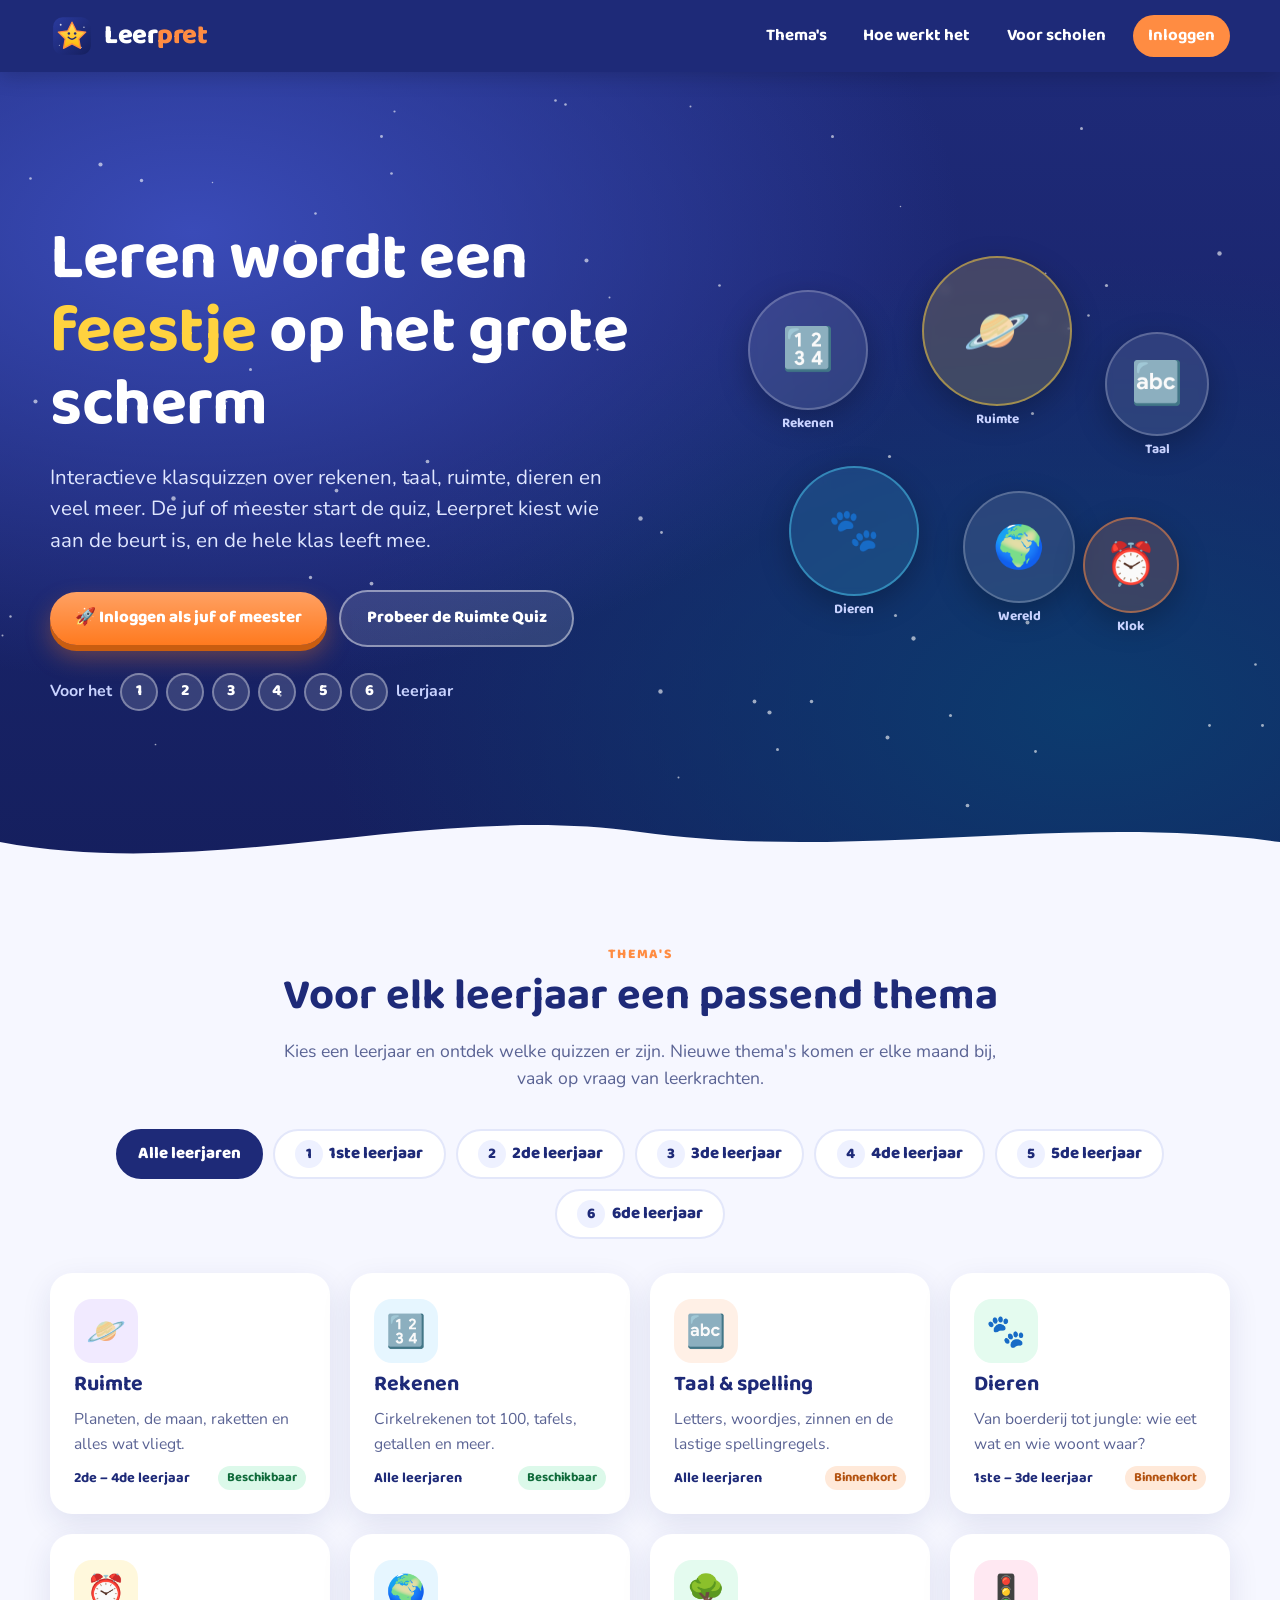
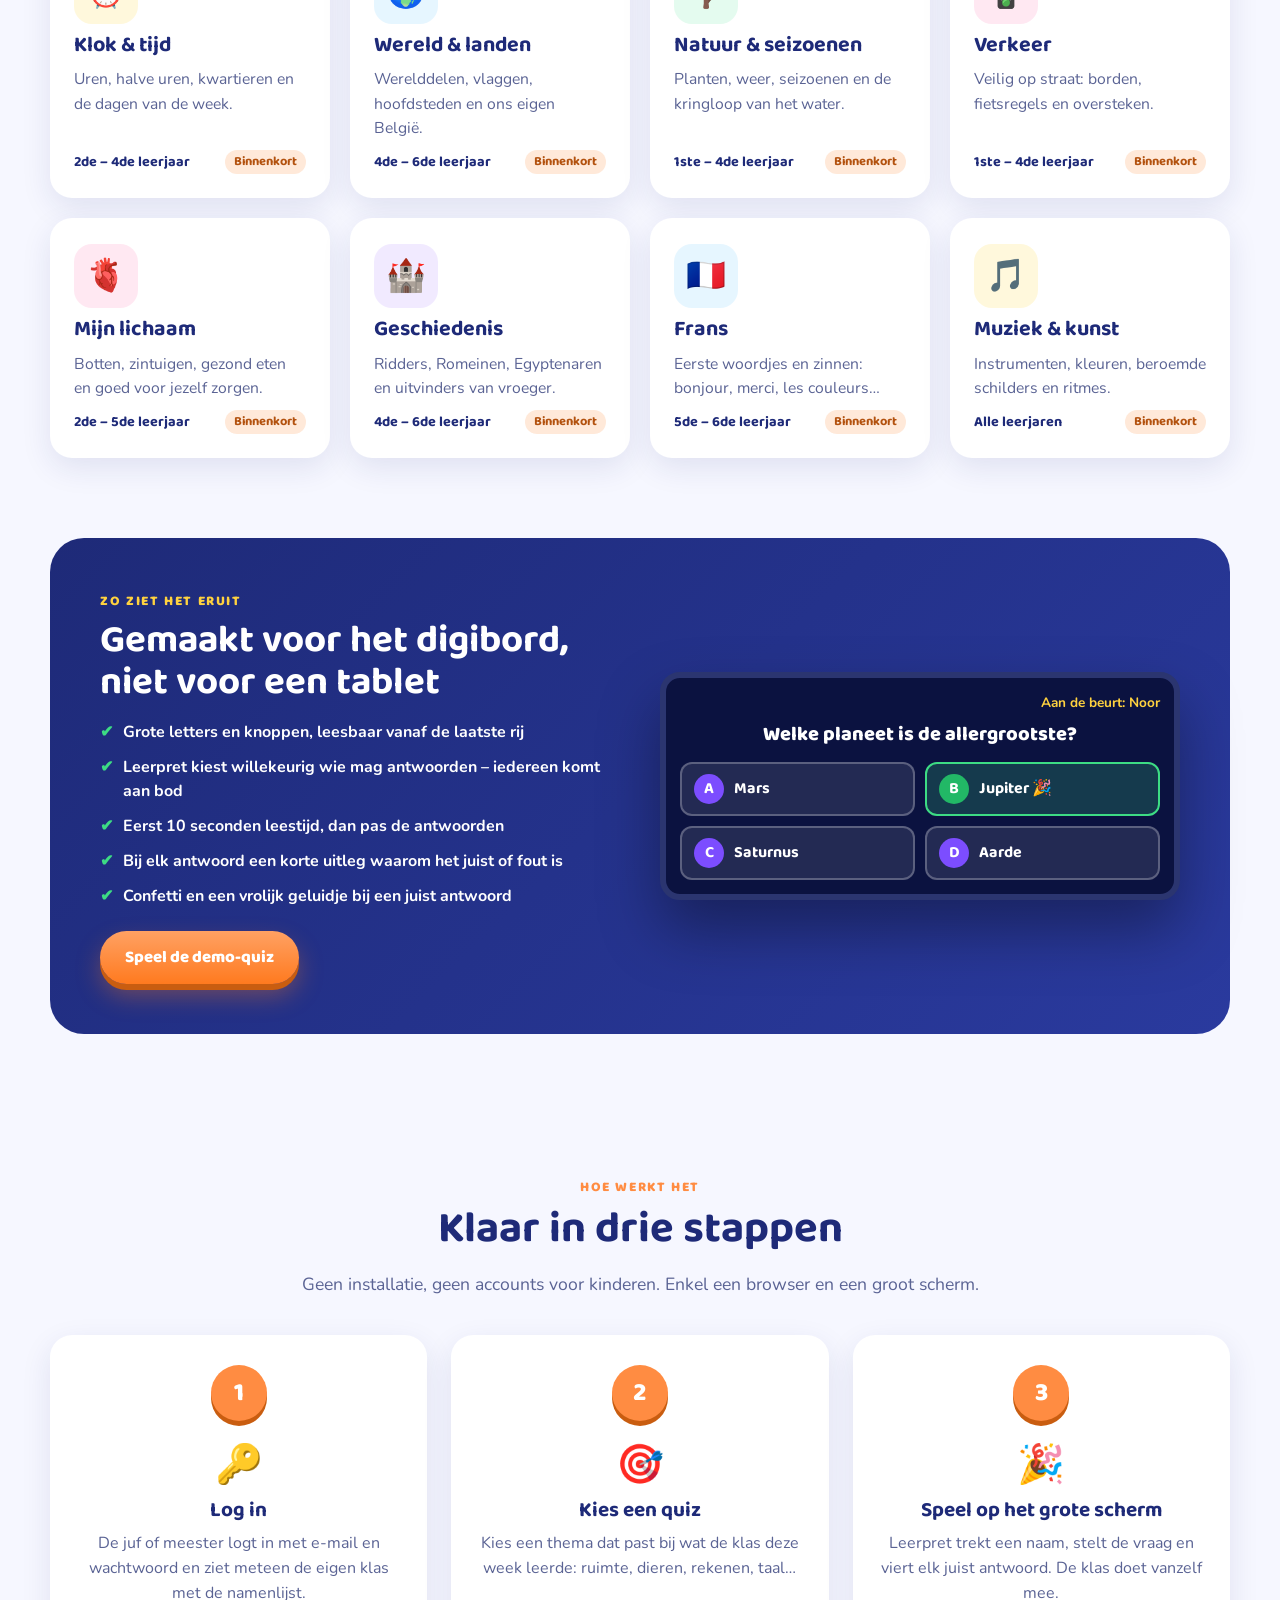
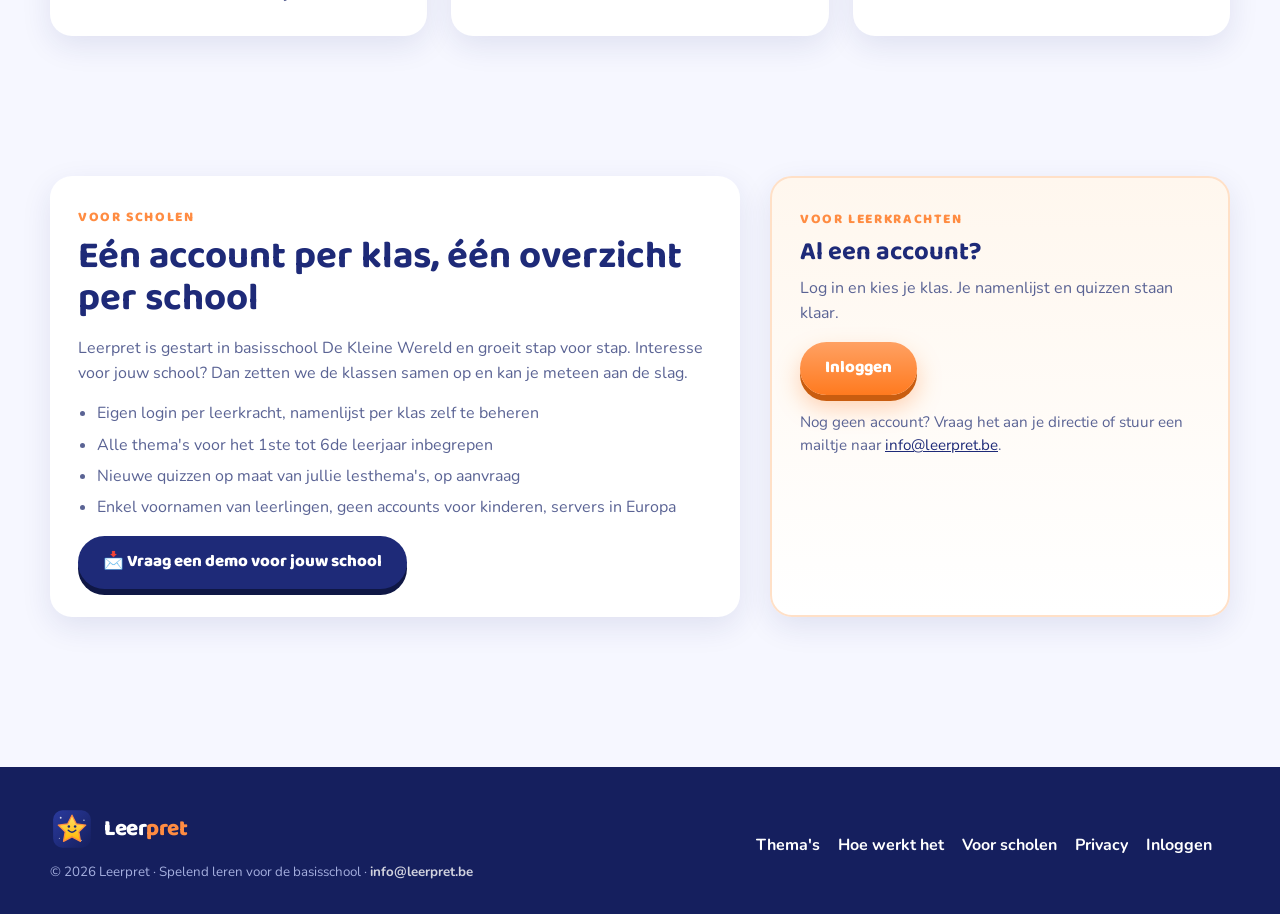
<file: index.html>
<!DOCTYPE html>
<html lang="nl">
<head>
<meta charset="UTF-8">
<meta name="viewport" content="width=device-width, initial-scale=1.0">
<title>Leerpret – Spelend leren op het grote scherm | Interactieve klasquizzen voor het 1ste tot 6de leerjaar</title>
<meta name="description" content="Leerpret maakt van elke les een feestje: interactieve klasquizzen over rekenen, taal, ruimte, dieren en meer, gemaakt voor het grote scherm in de klas. Voor het 1ste tot 6de leerjaar.">
<link rel="canonical" href="https://leerpret.be/">
<meta name="theme-color" content="#1e2a78">

<!-- Favicons -->
<link rel="icon" href="/favicon.ico" sizes="32x32">
<link rel="icon" href="/assets/icon.svg" type="image/svg+xml">
<link rel="apple-touch-icon" href="/assets/apple-touch-icon.png">
<link rel="manifest" href="/site.webmanifest">

<!-- Deelvoorvertoning (WhatsApp, Facebook, LinkedIn, Teams) -->
<meta property="og:type" content="website">
<meta property="og:site_name" content="Leerpret">
<meta property="og:locale" content="nl_BE">
<meta property="og:url" content="https://leerpret.be/">
<meta property="og:title" content="Leerpret – Spelend leren op het grote scherm">
<meta property="og:description" content="Interactieve klasquizzen over rekenen, taal, ruimte, dieren en meer. Voor het 1ste tot 6de leerjaar. Eén klik en de hele klas doet mee!">
<meta property="og:image" content="https://leerpret.be/assets/og-image.png">
<meta property="og:image:secure_url" content="https://leerpret.be/assets/og-image.png">
<meta property="og:image:type" content="image/png">
<meta property="og:image:width" content="1200">
<meta property="og:image:height" content="630">
<meta property="og:image:alt" content="Leerpret – spelend leren, interactieve klasquizzen">
<meta name="twitter:card" content="summary_large_image">
<meta name="twitter:title" content="Leerpret – Spelend leren op het grote scherm">
<meta name="twitter:description" content="Interactieve klasquizzen over rekenen, taal, ruimte, dieren en meer. Voor het 1ste tot 6de leerjaar.">
<meta name="twitter:image" content="https://leerpret.be/assets/og-image.png">

<link rel="stylesheet" href="/css/leerpret.css">
<style>
  /* ---------- Hero ---------- */
  .hero{position:relative;overflow:hidden;color:#fff;
    background:radial-gradient(ellipse at 15% 20%,#3a4bb8 0%,transparent 50%),radial-gradient(ellipse at 85% 80%,#0c3b6e 0%,transparent 50%),linear-gradient(180deg,#1e2a78,#151f5e)}
  .hero .wrap{position:relative;z-index:2;display:grid;grid-template-columns:1.1fr .9fr;gap:40px;align-items:center;padding:80px 0 90px;min-height:560px}
  .hero h1{color:#fff;font-size:clamp(2.4rem,5.2vw,4.2rem);letter-spacing:-.5px;margin-bottom:.3em}
  .hero h1 em{font-style:normal;color:var(--yellow)}
  .hero p.lead{font-size:clamp(1.1rem,1.6vw,1.35rem);color:#dfe6ff;max-width:560px;margin-bottom:1.6em}
  .hero .actions{display:flex;flex-wrap:wrap;gap:12px;align-items:center}
  .hero .grades{margin-top:26px;display:flex;flex-wrap:wrap;gap:8px;align-items:center;color:#c9d3ff;font-weight:700}
  .hero .grades span.g{display:inline-flex;width:38px;height:38px;border-radius:50%;background:rgba(255,255,255,.14);border:2px solid rgba(255,255,255,.35);align-items:center;justify-content:center;font-family:var(--head);font-weight:800;color:#fff}

  /* zwevende thema-bollen (rustig, langzaam) */
  .orbit{position:relative;height:420px}
  .bubble{position:absolute;display:flex;align-items:center;justify-content:center;border-radius:50%;
    background:rgba(255,255,255,.10);border:2px solid rgba(255,255,255,.22);backdrop-filter:blur(4px);
    font-size:2.6rem;box-shadow:0 10px 30px rgba(0,0,0,.25);animation:drift var(--t,9s) ease-in-out infinite;animation-delay:var(--d,0s)}
  .bubble span{display:block;line-height:1}
  .bubble small{position:absolute;bottom:-26px;left:50%;transform:translateX(-50%);font-family:var(--head);font-weight:700;font-size:.85rem;color:#c9d3ff;white-space:nowrap}
  @keyframes drift{0%,100%{transform:translateY(0)}50%{transform:translateY(-14px)}}
  .b1{width:120px;height:120px;left:6%;top:8%;--t:9s}
  .b2{width:150px;height:150px;left:40%;top:0;--t:11s;--d:-3s;font-size:3.4rem;background:rgba(255,210,63,.18);border-color:rgba(255,210,63,.5)}
  .b3{width:104px;height:104px;right:4%;top:18%;--t:8s;--d:-5s}
  .b4{width:130px;height:130px;left:14%;top:50%;--t:10s;--d:-2s;background:rgba(76,201,240,.16);border-color:rgba(76,201,240,.5)}
  .b5{width:112px;height:112px;left:48%;top:56%;--t:12s;--d:-6s}
  .b6{width:96px;height:96px;right:10%;top:62%;--t:9.5s;--d:-4s;background:rgba(255,140,66,.18);border-color:rgba(255,140,66,.5)}
  .stars{position:absolute;inset:0;z-index:1;pointer-events:none}
  .stars i{position:absolute;width:3px;height:3px;border-radius:50%;background:#fff;opacity:.6;animation:tw 3s ease-in-out infinite alternate}
  @keyframes tw{from{opacity:.2}to{opacity:.9}}
  .hero .wave{position:absolute;left:0;right:0;bottom:-1px;z-index:2;display:block;width:100%;height:70px}
  @media (max-width:900px){
    .hero .wrap{grid-template-columns:1fr;padding:50px 0 70px;min-height:0}
    .orbit{height:300px}
    .bubble{transform:scale(.8)}
  }
  @media (prefers-reduced-motion:reduce){.bubble,.stars i{animation:none}}

  /* ---------- Secties ---------- */
  section{padding:70px 0}
  .section-head{text-align:center;max-width:720px;margin:0 auto 36px}
  .section-head h2{font-size:clamp(1.9rem,3.4vw,2.8rem)}
  .section-head p{color:var(--muted);font-size:1.1rem}
  .kicker{display:inline-block;font-family:var(--head);font-weight:800;color:var(--orange);letter-spacing:.12em;text-transform:uppercase;font-size:.85rem;margin-bottom:.6em}

  /* leerjaarfilter */
  .filter{display:flex;flex-wrap:wrap;justify-content:center;gap:10px;margin-bottom:34px}
  .filter button{font-family:var(--head);font-weight:800;font-size:1.05rem;padding:.55em 1.2em;border-radius:999px;border:2px solid var(--line);background:#fff;color:var(--navy);cursor:pointer;transition:all .15s}
  .filter button:hover{border-color:var(--sky)}
  .filter button.active{background:var(--navy);color:#fff;border-color:var(--navy)}
  .filter button .n{display:inline-flex;width:28px;height:28px;border-radius:50%;background:#eef1ff;align-items:center;justify-content:center;margin-right:.4em;font-size:.95rem}
  .filter button.active .n{background:var(--orange);color:#fff}

  /* themakaarten */
  .themes{display:grid;grid-template-columns:repeat(auto-fill,minmax(250px,1fr));gap:20px}
  .theme{position:relative;background:#fff;border-radius:var(--radius);padding:24px 22px 22px;box-shadow:var(--shadow);border:2px solid transparent;transition:transform .18s,border-color .18s;display:flex;flex-direction:column;gap:10px;min-height:210px}
  .theme:hover{transform:translateY(-4px);border-color:var(--c,var(--sky))}
  .theme .icon{width:64px;height:64px;border-radius:18px;display:flex;align-items:center;justify-content:center;font-size:2rem;background:var(--c-bg,#eef1ff)}
  .theme h3{font-size:1.35rem;margin:0}
  .theme p{color:var(--muted);margin:0;font-size:.98rem;flex:1}
  .theme .meta{display:flex;justify-content:space-between;align-items:center;gap:8px;flex-wrap:wrap}
  .theme .meta .lj{font-family:var(--head);font-weight:700;color:var(--navy);font-size:.9rem}
  .theme.hidden{display:none}
  .theme .go{position:absolute;inset:0;border-radius:var(--radius)}

  /* hoe werkt het */
  .steps{display:grid;grid-template-columns:repeat(3,1fr);gap:24px}
  .step{background:#fff;border-radius:var(--radius);padding:30px 26px;box-shadow:var(--shadow);text-align:center}
  .step .num{width:56px;height:56px;border-radius:50%;background:var(--orange);color:#fff;font-family:var(--head);font-weight:800;font-size:1.6rem;display:flex;align-items:center;justify-content:center;margin:0 auto 14px;box-shadow:0 5px 0 #c95d10}
  .step .emoji{font-size:2.4rem;margin-bottom:6px}
  .step h3{font-size:1.3rem}
  .step p{color:var(--muted);margin:0}
  @media (max-width:800px){.steps{grid-template-columns:1fr}}

  /* voorbeeld / screenshot-band */
  .band{background:linear-gradient(135deg,#1e2a78,#2a3a9e);color:#fff;border-radius:34px;padding:50px;display:grid;grid-template-columns:1fr 1fr;gap:40px;align-items:center}
  .band h2{color:#fff;font-size:clamp(1.8rem,3vw,2.6rem)}
  .band p{color:#dfe6ff;font-size:1.08rem}
  .band ul{list-style:none;padding:0;margin:0 0 1.4em;display:grid;gap:10px}
  .band li{display:flex;gap:10px;align-items:flex-start;font-weight:700}
  .band li::before{content:"✔";color:var(--green);font-weight:900}
  .screen{background:#0b1240;border-radius:20px;padding:14px;box-shadow:0 30px 60px rgba(0,0,0,.35);border:6px solid #2b3570}
  .screen .q{font-family:var(--head);font-weight:800;font-size:1.25rem;color:#fff;margin-bottom:12px;text-align:center}
  .screen .opts{display:grid;grid-template-columns:1fr 1fr;gap:10px}
  .screen .opt{background:rgba(255,255,255,.1);border:2px solid rgba(255,255,255,.25);border-radius:12px;padding:10px 12px;font-family:var(--head);font-weight:700;color:#fff;display:flex;gap:10px;align-items:center}
  .screen .opt b{width:30px;height:30px;border-radius:50%;background:#7c4dff;display:inline-flex;align-items:center;justify-content:center;flex:none}
  .screen .opt.ok{border-color:var(--green);background:rgba(61,220,132,.2)}
  .screen .opt.ok b{background:#22b866}
  .screen .who{font-size:.85rem;color:#ffd23f;font-weight:700;text-align:right;margin-bottom:6px}
  @media (max-width:900px){.band{grid-template-columns:1fr;padding:34px 26px}}

  /* voor scholen */
  .schools{display:grid;grid-template-columns:1.2fr .8fr;gap:30px;align-items:stretch}
  .schools .card h2{font-size:clamp(1.7rem,3vw,2.4rem)}
  .schools .card ul{padding-left:1.2em;color:var(--muted)}
  .schools .card li{margin-bottom:.4em}
  .price{background:linear-gradient(180deg,#fff7ee,#fff);border:2px solid #ffe0c7}
  .price .big{font-family:var(--head);font-weight:800;font-size:2.4rem;color:var(--navy);line-height:1}
  .price .big small{font-size:1rem;color:var(--muted);font-weight:700}
  @media (max-width:900px){.schools{grid-template-columns:1fr}}
</style>
</head>
<body>

<header class="site-header">
  <div class="wrap">
    <a class="brand" href="/" aria-label="Leerpret – home">
      <img src="/assets/icon.svg" alt="" width="44" height="44">
      <span class="word">Leer<b>pret</b></span>
    </a>
    <nav class="nav" aria-label="Hoofdmenu">
      <a href="#themas">Thema's</a>
      <a href="#hoe">Hoe werkt het</a>
      <a href="#scholen">Voor scholen</a>
      <a class="cta" href="/login.html">Inloggen</a>
    </nav>
  </div>
</header>

<!-- ============ HERO ============ -->
<section class="hero" id="top">
  <div class="stars" id="stars"></div>
  <div class="wrap">
    <div>
      <h1>Leren wordt een <em>feestje</em> op het grote scherm</h1>
      <p class="lead">Interactieve klasquizzen over rekenen, taal, ruimte, dieren en veel meer. De juf of meester start de quiz, Leerpret kiest wie aan de beurt is, en de hele klas leeft mee.</p>
      <div class="actions">
        <a class="btn btn-primary" href="/login.html">🚀 Inloggen als juf of meester</a>
        <a class="btn btn-ghost" href="/quiz.html?demo=1">Probeer de Ruimte Quiz</a>
      </div>
      <div class="grades">Voor het
        <span class="g">1</span><span class="g">2</span><span class="g">3</span><span class="g">4</span><span class="g">5</span><span class="g">6</span>
        leerjaar
      </div>
    </div>
    <div class="orbit" aria-hidden="true">
      <div class="bubble b1"><span>🔢</span><small>Rekenen</small></div>
      <div class="bubble b2"><span>🪐</span><small>Ruimte</small></div>
      <div class="bubble b3"><span>🔤</span><small>Taal</small></div>
      <div class="bubble b4"><span>🐾</span><small>Dieren</small></div>
      <div class="bubble b5"><span>🌍</span><small>Wereld</small></div>
      <div class="bubble b6"><span>⏰</span><small>Klok</small></div>
    </div>
  </div>
  <svg class="wave" viewBox="0 0 1440 70" preserveAspectRatio="none" aria-hidden="true"><path d="M0 40 C 240 80 480 0 720 30 C 960 60 1200 10 1440 40 L1440 70 L0 70 Z" fill="#f6f7ff"/></svg>
</section>

<!-- ============ THEMA'S ============ -->
<section id="themas">
  <div class="wrap">
    <div class="section-head">
      <span class="kicker">Thema's</span>
      <h2>Voor elk leerjaar een passend thema</h2>
      <p>Kies een leerjaar en ontdek welke quizzen er zijn. Nieuwe thema's komen er elke maand bij, vaak op vraag van leerkrachten.</p>
    </div>
    <div class="filter" id="filter" role="tablist" aria-label="Kies een leerjaar">
      <button class="active" data-g="0">Alle leerjaren</button>
      <button data-g="1"><span class="n">1</span>1ste leerjaar</button>
      <button data-g="2"><span class="n">2</span>2de leerjaar</button>
      <button data-g="3"><span class="n">3</span>3de leerjaar</button>
      <button data-g="4"><span class="n">4</span>4de leerjaar</button>
      <button data-g="5"><span class="n">5</span>5de leerjaar</button>
      <button data-g="6"><span class="n">6</span>6de leerjaar</button>
    </div>
    <div class="themes" id="themes"></div>
  </div>
</section>

<!-- ============ VOORBEELD ============ -->
<section style="padding-top:10px">
  <div class="wrap">
    <div class="band">
      <div>
        <span class="kicker" style="color:var(--yellow)">Zo ziet het eruit</span>
        <h2>Gemaakt voor het digibord, niet voor een tablet</h2>
        <ul>
          <li>Grote letters en knoppen, leesbaar vanaf de laatste rij</li>
          <li>Leerpret kiest willekeurig wie mag antwoorden – iedereen komt aan bod</li>
          <li>Eerst 10 seconden leestijd, dan pas de antwoorden</li>
          <li>Bij elk antwoord een korte uitleg waarom het juist of fout is</li>
          <li>Confetti en een vrolijk geluidje bij een juist antwoord</li>
        </ul>
        <a class="btn btn-primary" href="/quiz.html?demo=1">Speel de demo-quiz</a>
      </div>
      <div class="screen" aria-hidden="true">
        <div class="who">Aan de beurt: Noor</div>
        <div class="q">Welke planeet is de allergrootste?</div>
        <div class="opts">
          <div class="opt"><b>A</b>Mars</div>
          <div class="opt ok"><b>B</b>Jupiter 🎉</div>
          <div class="opt"><b>C</b>Saturnus</div>
          <div class="opt"><b>D</b>Aarde</div>
        </div>
      </div>
    </div>
  </div>
</section>

<!-- ============ HOE WERKT HET ============ -->
<section id="hoe">
  <div class="wrap">
    <div class="section-head">
      <span class="kicker">Hoe werkt het</span>
      <h2>Klaar in drie stappen</h2>
      <p>Geen installatie, geen accounts voor kinderen. Enkel een browser en een groot scherm.</p>
    </div>
    <div class="steps">
      <div class="step"><div class="num">1</div><div class="emoji">🔑</div><h3>Log in</h3><p>De juf of meester logt in met e-mail en wachtwoord en ziet meteen de eigen klas met de namenlijst.</p></div>
      <div class="step"><div class="num">2</div><div class="emoji">🎯</div><h3>Kies een quiz</h3><p>Kies een thema dat past bij wat de klas deze week leerde: ruimte, dieren, rekenen, taal…</p></div>
      <div class="step"><div class="num">3</div><div class="emoji">🎉</div><h3>Speel op het grote scherm</h3><p>Leerpret trekt een naam, stelt de vraag en viert elk juist antwoord. De klas doet vanzelf mee.</p></div>
    </div>
  </div>
</section>

<!-- ============ VOOR SCHOLEN ============ -->
<section id="scholen">
  <div class="wrap">
    <div class="schools">
      <div class="card">
        <span class="kicker">Voor scholen</span>
        <h2>Eén account per klas, één overzicht per school</h2>
        <p class="muted">Leerpret is gestart in basisschool De Kleine Wereld en groeit stap voor stap. Interesse voor jouw school? Dan zetten we de klassen samen op en kan je meteen aan de slag.</p>
        <ul>
          <li>Eigen login per leerkracht, namenlijst per klas zelf te beheren</li>
          <li>Alle thema's voor het 1ste tot 6de leerjaar inbegrepen</li>
          <li>Nieuwe quizzen op maat van jullie lesthema's, op aanvraag</li>
          <li>Enkel voornamen van leerlingen, geen accounts voor kinderen, servers in Europa</li>
        </ul>
        <a class="btn btn-navy" href="mailto:info@leerpret.be?subject=Leerpret%20voor%20onze%20school">📩 Vraag een demo voor jouw school</a>
      </div>
      <div class="card price">
        <span class="kicker">Voor leerkrachten</span>
        <h2 style="font-size:1.6rem">Al een account?</h2>
        <p class="muted">Log in en kies je klas. Je namenlijst en quizzen staan klaar.</p>
        <p><a class="btn btn-primary" href="/login.html">Inloggen</a></p>
        <p class="muted" style="margin:0;font-size:.95rem">Nog geen account? Vraag het aan je directie of stuur een mailtje naar <a href="mailto:info@leerpret.be">info@leerpret.be</a>.</p>
      </div>
    </div>
  </div>
</section>

<footer class="site-footer">
  <div class="wrap">
    <div>
      <a class="brand" href="/" style="margin-bottom:8px"><img src="/assets/icon.svg" alt="" width="36" height="36"><span class="word" style="font-size:1.4rem">Leer<b>pret</b></span></a>
      <div><small>© <span id="year"></span> Leerpret · Spelend leren voor de basisschool · <a href="mailto:info@leerpret.be" style="margin:0">info@leerpret.be</a></small></div>
    </div>
    <div>
      <a href="#themas">Thema's</a><a href="#hoe">Hoe werkt het</a><a href="#scholen">Voor scholen</a><a href="/privacy.html">Privacy</a><a href="/login.html">Inloggen</a>
    </div>
  </div>
</footer>

<script>
document.getElementById('year').textContent=new Date().getFullYear();

/* sterretjes in de hero */
(function(){const s=document.getElementById('stars');for(let i=0;i<70;i++){const e=document.createElement('i');e.style.cssText=`left:${Math.random()*100}%;top:${Math.random()*100}%;animation-delay:${(Math.random()*3).toFixed(2)}s;transform:scale(${(Math.random()*1+0.5).toFixed(2)})`;s.appendChild(e);}})();

/* thema's: pas aan naar wens; grades = leerjaren waarvoor het thema bedoeld is */
const THEMES=[
  {icon:'🪐',title:'Ruimte',desc:'Planeten, de maan, raketten en alles wat vliegt.',grades:[2,3,4],c:'#b388ff',bg:'#f1eaff',status:'ok',link:'/quiz.html?demo=1'},
  {icon:'🔢',title:'Rekenen',desc:'Cirkelrekenen tot 100, tafels, getallen en meer.',grades:[1,2,3,4,5,6],c:'#4cc9f0',bg:'#e6f6ff',status:'ok',link:'/quiz.html?demo=cirkel'},
  {icon:'🔤',title:'Taal & spelling',desc:'Letters, woordjes, zinnen en de lastige spellingregels.',grades:[1,2,3,4,5,6],c:'#ff8c42',bg:'#fff0e6',status:'soon'},
  {icon:'🐾',title:'Dieren',desc:'Van boerderij tot jungle: wie eet wat en wie woont waar?',grades:[1,2,3],c:'#3ddc84',bg:'#e4fbef',status:'soon'},
  {icon:'⏰',title:'Klok & tijd',desc:'Uren, halve uren, kwartieren en de dagen van de week.',grades:[2,3,4],c:'#ffd23f',bg:'#fff8dc',status:'soon'},
  {icon:'🌍',title:'Wereld & landen',desc:'Werelddelen, vlaggen, hoofdsteden en ons eigen België.',grades:[4,5,6],c:'#4cc9f0',bg:'#e6f6ff',status:'soon'},
  {icon:'🌳',title:'Natuur & seizoenen',desc:'Planten, weer, seizoenen en de kringloop van het water.',grades:[1,2,3,4],c:'#3ddc84',bg:'#e4fbef',status:'soon'},
  {icon:'🚦',title:'Verkeer',desc:'Veilig op straat: borden, fietsregels en oversteken.',grades:[1,2,3,4],c:'#ff5fa2',bg:'#ffe8f2',status:'soon'},
  {icon:'🫀',title:'Mijn lichaam',desc:'Botten, zintuigen, gezond eten en goed voor jezelf zorgen.',grades:[2,3,4,5],c:'#ff5fa2',bg:'#ffe8f2',status:'soon'},
  {icon:'🏰',title:'Geschiedenis',desc:'Ridders, Romeinen, Egyptenaren en uitvinders van vroeger.',grades:[4,5,6],c:'#b388ff',bg:'#f1eaff',status:'soon'},
  {icon:'🇫🇷',title:'Frans',desc:'Eerste woordjes en zinnen: bonjour, merci, les couleurs…',grades:[5,6],c:'#4cc9f0',bg:'#e6f6ff',status:'soon'},
  {icon:'🎵',title:'Muziek & kunst',desc:'Instrumenten, kleuren, beroemde schilders en ritmes.',grades:[1,2,3,4,5,6],c:'#ffd23f',bg:'#fff8dc',status:'soon'},
];
const ord=n=>n===1?'1ste':n+'de';
const grid=document.getElementById('themes');
grid.innerHTML=THEMES.map(t=>{
  const g=t.grades; const lj=g.length===6?'Alle leerjaren':g.length===1?`${ord(g[0])} leerjaar`:`${ord(g[0])} – ${ord(g[g.length-1])} leerjaar`;
  return `<article class="theme" data-grades="${g.join(',')}" style="--c:${t.c};--c-bg:${t.bg}">
    <div class="icon">${t.icon}</div><h3>${t.title}</h3><p>${t.desc}</p>
    <div class="meta"><span class="lj">${lj}</span>${t.status==='ok'?'<span class="tag green">Beschikbaar</span>':'<span class="tag orange">Binnenkort</span>'}</div>
    ${t.link?`<a class="go" href="${t.link}" aria-label="Speel ${t.title}"></a>`:''}
  </article>`;}).join('');

document.getElementById('filter').addEventListener('click',e=>{
  const b=e.target.closest('button');if(!b)return;
  document.querySelectorAll('#filter button').forEach(x=>x.classList.toggle('active',x===b));
  const g=+b.dataset.g;
  document.querySelectorAll('.theme').forEach(t=>{const gs=t.dataset.grades.split(',').map(Number);t.classList.toggle('hidden',g!==0&&!gs.includes(g));});
});
</script>
</body>
</html>
</file>
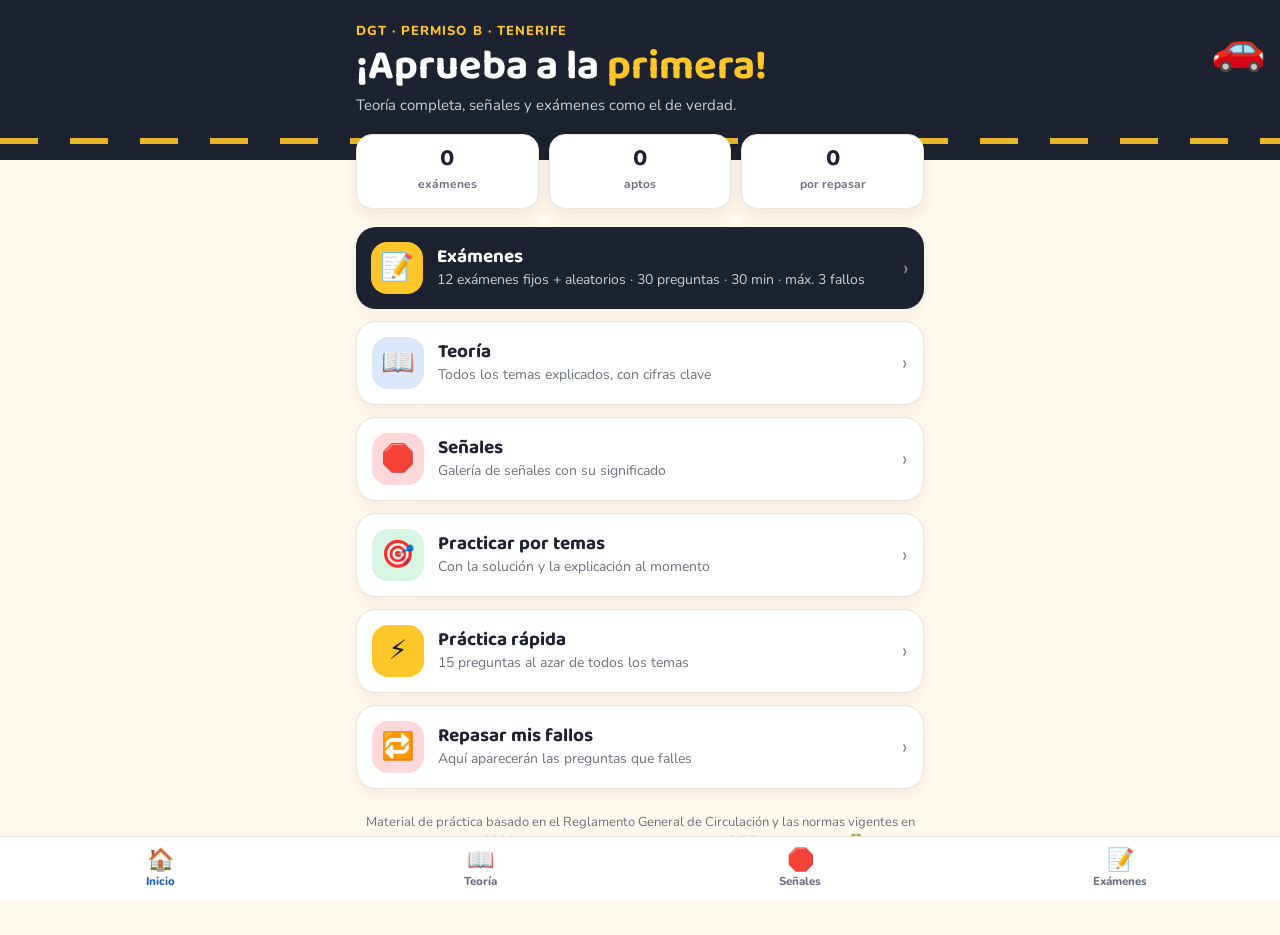
<file: teamo/index.html>
<!DOCTYPE html>
<html lang="es">
<head>
<meta charset="UTF-8">
<meta name="viewport" content="width=device-width, initial-scale=1.0, viewport-fit=cover">
<meta name="robots" content="noindex, nofollow">
<meta name="theme-color" content="#1d2230">
<meta name="apple-mobile-web-app-capable" content="yes">
<meta name="apple-mobile-web-app-status-bar-style" content="black-translucent">
<title>Carné B · Tenerife</title>
<link rel="preconnect" href="https://fonts.googleapis.com">
<link href="https://fonts.googleapis.com/css2?family=Baloo+2:wght@600;700;800&family=Nunito:wght@500;700;800&display=swap" rel="stylesheet">
<style>
  :root{
    --asfalto:#1d2230; --amarillo:#ffc629; --coral:#ff5a5f; --verde:#22b867; --verde-bg:#e3f8ec;
    --rojo-bg:#ffe6e7; --azul:#1f5fbf; --azul-bg:#e3edfc; --fondo:#fff8ec; --texto:#1d2230; --suave:#6b7280; --card:#ffffff; --borde:#ece3d3;
    --nav-h:64px;
  }
  @media (prefers-color-scheme: dark){
    :root:not([data-theme="light"]){ --fondo:#151924; --card:#222838; --texto:#f3f4f6; --suave:#a8b0c0; --borde:#323a4d; --verde-bg:#16382a; --rojo-bg:#3d1f24; --azul-bg:#1d2d4d; }
  }
  *{box-sizing:border-box;margin:0;padding:0;-webkit-tap-highlight-color:transparent}
  html{-webkit-text-size-adjust:100%}
  body{font-family:'Nunito',system-ui,sans-serif;background:var(--fondo);color:var(--texto);font-size:17px;line-height:1.45;
    padding-bottom:calc(var(--nav-h) + env(safe-area-inset-bottom));overflow-x:hidden;min-height:100vh}
  button{font-family:inherit;color:inherit;cursor:pointer;border:none;background:none;font-size:inherit}
  .wrap{max-width:600px;margin:0 auto;padding:0 16px}
  .screen{display:none}.screen.on{display:block;animation:entra .25s ease}
  @keyframes entra{from{opacity:0;transform:translateY(8px)}to{opacity:1;transform:none}}
  .oculto{display:none!important}

  /* ---------- Cabecera ---------- */
  .hero{background:var(--asfalto);color:#fff;padding:22px 0 44px;position:relative;overflow:hidden}
  .hero::after{content:"";position:absolute;left:0;right:0;bottom:16px;height:6px;
    background:repeating-linear-gradient(90deg,var(--amarillo) 0 38px,transparent 38px 70px);animation:carretera 2.4s linear infinite;opacity:.9}
  @keyframes carretera{to{background-position:-70px 0}}
  .hero .flag{font-size:13px;font-weight:800;letter-spacing:.08em;text-transform:uppercase;color:var(--amarillo)}
  .hero h1{font-family:'Baloo 2',sans-serif;font-size:clamp(1.9rem,8vw,2.6rem);line-height:1.05;margin-top:4px;padding-right:70px}
  .hero h1 span{color:var(--amarillo)}
  .hero p{color:#c9cfdc;margin-top:6px;font-size:15px;max-width:80%}
  .coche{position:absolute;right:14px;top:18px;font-size:44px;animation:bote 2.2s ease-in-out infinite}
  @keyframes bote{0%,100%{transform:translateY(0)}50%{transform:translateY(-5px)}}

  .stats{display:grid;grid-template-columns:repeat(3,1fr);gap:10px;margin-top:-26px;position:relative;z-index:2}
  .stat{background:var(--card);border-radius:16px;padding:12px 6px;text-align:center;box-shadow:0 6px 18px rgba(0,0,0,.08);border:1px solid var(--borde)}
  .stat b{display:block;font-family:'Baloo 2',sans-serif;font-size:24px;line-height:1}
  .stat small{font-size:12px;color:var(--suave);font-weight:700}

  /* ---------- Tarjetas de menú ---------- */
  .menu{display:flex;flex-direction:column;gap:12px;margin:18px 0 24px}
  .opcion{display:flex;align-items:center;gap:14px;text-align:left;background:var(--card);border:1px solid var(--borde);
    border-radius:20px;padding:15px;box-shadow:0 4px 14px rgba(0,0,0,.06);transition:transform .12s;width:100%}
  .opcion:active{transform:scale(.98)}
  .opcion .ico{flex:none;width:52px;height:52px;border-radius:16px;display:grid;place-items:center;font-size:27px}
  .opcion h3{font-family:'Baloo 2',sans-serif;font-size:19px;line-height:1.1}
  .opcion p{font-size:14px;color:var(--suave);margin-top:2px}
  .opcion.principal{background:var(--asfalto);color:#fff;border:none}
  .opcion.principal p{color:#c9cfdc}
  .opcion .flecha{margin-left:auto;font-size:22px;opacity:.5}
  .bg-a{background:var(--amarillo)} .bg-c{background:#ffd9da} .bg-v{background:#d6f5e3} .bg-z{background:#dbe7fb}
  .nota{font-size:13px;color:var(--suave);text-align:center;padding:0 8px 20px}

  /* ---------- Barra superior ---------- */
  .topbar{position:sticky;top:0;z-index:10;background:var(--asfalto);color:#fff;padding:calc(10px + env(safe-area-inset-top)) 0 12px}
  .topbar .fila{display:flex;align-items:center;gap:10px}
  .cerrar{width:40px;height:40px;border-radius:12px;background:rgba(255,255,255,.12);font-size:18px;color:#fff;flex:none}
  .topbar .info{font-weight:800;font-size:15px;flex:1;overflow:hidden;text-overflow:ellipsis;white-space:nowrap}
  .reloj{font-family:'Baloo 2',sans-serif;font-size:19px;background:rgba(255,255,255,.12);padding:3px 12px;border-radius:99px}
  .reloj.poco{background:var(--coral)}
  .barra{height:8px;border-radius:99px;background:rgba(255,255,255,.15);margin-top:10px;overflow:hidden}
  .barra div{height:100%;width:0;background:var(--amarillo);border-radius:99px;transition:width .35s}

  /* ---------- Pregunta ---------- */
  .pregunta{background:var(--card);border-radius:22px;padding:18px 16px;margin-top:14px;border:1px solid var(--borde);box-shadow:0 6px 18px rgba(0,0,0,.06)}
  .chip{display:inline-flex;gap:6px;align-items:center;font-size:12.5px;font-weight:800;padding:4px 10px;border-radius:99px;background:var(--fondo);color:var(--suave);border:1px solid var(--borde)}
  .senal{display:flex;justify-content:center;margin:14px 0 2px}
  .senal svg{width:124px;height:124px;filter:drop-shadow(0 4px 6px rgba(0,0,0,.18))}
  .pregunta h2{font-family:'Baloo 2',sans-serif;font-size:20px;line-height:1.25;margin-top:10px;font-weight:700}
  .respuestas{display:flex;flex-direction:column;gap:10px;margin-top:14px}
  .resp{display:flex;gap:12px;align-items:flex-start;text-align:left;width:100%;padding:13px;border-radius:16px;
    background:var(--fondo);border:2px solid var(--borde);font-size:16px;font-weight:700;transition:transform .1s,border-color .15s,background .15s;min-height:52px}
  .resp:active{transform:scale(.985)}
  .resp .letra{flex:none;width:30px;height:30px;border-radius:50%;display:grid;place-items:center;background:var(--asfalto);color:#fff;font-size:15px;font-weight:800}
  .resp.sel{border-color:var(--azul);background:var(--azul-bg)}
  .resp.sel .letra{background:var(--azul)}
  .resp.ok{border-color:var(--verde);background:var(--verde-bg)}
  .resp.ok .letra{background:var(--verde)}
  .resp.mal{border-color:var(--coral);background:var(--rojo-bg);animation:sacude .4s}
  .resp.mal .letra{background:var(--coral)}
  .resp[disabled]{cursor:default}
  @keyframes sacude{20%,60%{transform:translateX(-6px)}40%,80%{transform:translateX(6px)}}
  .explica{margin-top:14px;padding:14px;border-radius:16px;font-size:15px;background:var(--fondo);border-left:5px solid var(--amarillo);animation:entra .25s ease}
  .explica b{display:block;font-family:'Baloo 2',sans-serif;font-size:18px;margin-bottom:2px}
  .pie{position:sticky;bottom:0;padding:12px 0 calc(12px + env(safe-area-inset-bottom));background:linear-gradient(transparent,var(--fondo) 30%)}
  body.enquiz{padding-bottom:0}
  .btn{width:100%;padding:15px;border-radius:18px;font-family:'Baloo 2',sans-serif;font-size:19px;font-weight:800;
    background:var(--amarillo);color:#1d2230;box-shadow:0 5px 0 #c99500;transition:transform .1s,box-shadow .1s}
  .btn:active{transform:translateY(4px);box-shadow:0 1px 0 #c99500}
  .btn[disabled]{opacity:.4;pointer-events:none}
  .btn.osc{background:var(--asfalto);color:#fff;box-shadow:0 5px 0 #000}
  .btn + .btn{margin-top:12px}

  /* ---------- Listas y rejillas ---------- */
  .titulo{font-family:'Baloo 2',sans-serif;font-size:24px;margin:18px 0 2px;line-height:1.15}
  .sub{color:var(--suave);font-size:14.5px}
  .rejilla{display:grid;grid-template-columns:1fr 1fr;gap:10px;margin:14px 0 24px}
  .tema{background:var(--card);border:1px solid var(--borde);border-radius:18px;padding:14px 12px;text-align:left;box-shadow:0 4px 12px rgba(0,0,0,.05);min-height:96px;display:flex;flex-direction:column}
  .tema:active{transform:scale(.97)}
  .tema .e{font-size:26px}
  .tema b{display:block;font-size:15px;line-height:1.2;margin-top:6px}
  .tema small{color:var(--suave);font-weight:700;font-size:12px;margin-top:auto;padding-top:4px}
  .tema.todo{grid-column:1/-1;background:var(--asfalto);color:#fff;border:none;min-height:0}
  .tema.todo small{color:#c9cfdc}
  .tema .prog{height:5px;border-radius:99px;background:var(--borde);margin-top:8px;overflow:hidden}
  .tema .prog i{display:block;height:100%;background:var(--verde);width:0}
  .examenes{display:grid;grid-template-columns:repeat(3,1fr);gap:10px;margin:14px 0 24px}
  .exam{background:var(--card);border:1px solid var(--borde);border-radius:16px;padding:14px 6px;text-align:center;box-shadow:0 4px 12px rgba(0,0,0,.05)}
  .exam:active{transform:scale(.96)}
  .exam b{display:block;font-family:'Baloo 2',sans-serif;font-size:22px;line-height:1}
  .exam small{font-size:12px;color:var(--suave);font-weight:700;display:block;margin-top:4px}
  .exam.apto{border-color:var(--verde);background:var(--verde-bg)}
  .exam.noapto{border-color:var(--coral);background:var(--rojo-bg)}
  .exam.random{grid-column:1/-1;background:var(--asfalto);color:#fff;border:none}
  .exam.random small{color:#c9cfdc}

  /* ---------- Teoría ---------- */
  .intro{background:var(--azul-bg);border-radius:16px;padding:14px;font-size:15px;margin:14px 0}
  .acord{background:var(--card);border:1px solid var(--borde);border-radius:18px;margin-bottom:10px;overflow:hidden}
  .acord > button{width:100%;display:flex;align-items:center;gap:10px;padding:15px 14px;text-align:left;font-family:'Baloo 2',sans-serif;font-size:17px;font-weight:700;line-height:1.2}
  .acord > button .n{flex:none;width:28px;height:28px;border-radius:50%;background:var(--amarillo);color:#1d2230;display:grid;place-items:center;font-size:14px;font-family:'Nunito',sans-serif;font-weight:800}
  .acord > button .fl{margin-left:auto;transition:transform .2s;opacity:.6}
  .acord.abierto > button .fl{transform:rotate(180deg)}
  .acord .cuerpo{display:none;padding:0 14px 16px;font-size:15.5px}
  .acord.abierto .cuerpo{display:block}
  .cuerpo p{margin-bottom:10px}
  .datos{display:grid;grid-template-columns:1fr 1fr;gap:8px;margin:6px 0 12px}
  .dato{background:var(--fondo);border:1px solid var(--borde);border-radius:12px;padding:8px 10px}
  .dato b{display:block;font-family:'Baloo 2',sans-serif;font-size:19px;color:var(--azul);line-height:1.1}
  @media (prefers-color-scheme: dark){ :root:not([data-theme="light"]) .dato b{color:var(--amarillo)} }
  .dato small{font-size:12.5px;color:var(--suave);font-weight:700}
  .galeria{display:grid;grid-template-columns:repeat(auto-fill,minmax(96px,1fr));gap:10px;margin:8px 0 6px}
  .sg{background:var(--fondo);border:1px solid var(--borde);border-radius:14px;padding:8px 6px;text-align:center}
  .sg svg{width:62px;height:62px}
  .sg small{display:block;font-size:11.5px;font-weight:700;line-height:1.15;margin-top:4px;color:var(--texto)}
  .practica-tema{margin:6px 0 24px}

  /* ---------- Galería de señales ---------- */
  .filtros{display:flex;gap:8px;overflow-x:auto;padding:12px 0 4px;scrollbar-width:none;-webkit-overflow-scrolling:touch}
  .filtros::-webkit-scrollbar{display:none}
  .filtro{flex:none;padding:8px 14px;border-radius:99px;background:var(--card);border:1px solid var(--borde);font-weight:800;font-size:14px}
  .filtro.on{background:var(--asfalto);color:#fff;border-color:var(--asfalto)}
  .galeria2{display:grid;grid-template-columns:repeat(auto-fill,minmax(104px,1fr));gap:10px;margin:10px 0 24px}
  .galeria2 .sg{cursor:pointer}
  .galeria2 .sg svg{width:70px;height:70px}
  .hoja{position:fixed;inset:0;background:rgba(0,0,0,.5);z-index:40;display:none;align-items:flex-end}
  .hoja.on{display:flex}
  .hoja .panel{background:var(--card);width:100%;max-width:600px;margin:0 auto;border-radius:24px 24px 0 0;padding:18px 18px calc(24px + env(safe-area-inset-bottom));animation:sube .25s ease}
  @keyframes sube{from{transform:translateY(40px)}to{transform:none}}
  .hoja .panel svg{width:120px;height:120px;display:block;margin:0 auto 10px}
  .hoja h3{font-family:'Baloo 2',sans-serif;font-size:21px;text-align:center}
  .hoja p{font-size:15.5px;text-align:center;margin-top:6px}
  .hoja .grupo{display:block;text-align:center;font-size:12.5px;font-weight:800;color:var(--suave);text-transform:uppercase;letter-spacing:.06em}

  /* ---------- Resultado ---------- */
  .sello{margin:24px auto 6px;width:200px;height:200px;border-radius:50%;display:grid;place-items:center;text-align:center;border:8px solid currentColor;transform:rotate(-8deg);animation:sello .5s cubic-bezier(.2,1.5,.4,1) both}
  @keyframes sello{from{transform:scale(2) rotate(-8deg);opacity:0}to{transform:scale(1) rotate(-8deg);opacity:1}}
  .sello > div{padding:0 22px}
  .sello b{font-family:'Baloo 2',sans-serif;font-size:42px;line-height:1}
  .sello small{display:block;font-weight:800;font-size:13.5px;line-height:1.2;margin-top:4px}
  .sello.apto{color:var(--verde)} .sello.noapto{color:var(--coral)} .sello.medio{color:#d99a00}
  .resumen{text-align:center;font-size:16px;margin-top:10px}
  .resumen strong{font-family:'Baloo 2',sans-serif;font-size:22px}
  .repaso{margin:20px 0}
  .repaso h3{font-family:'Baloo 2',sans-serif;font-size:20px;margin-bottom:10px}
  .fallo{background:var(--card);border:1px solid var(--borde);border-left:5px solid var(--coral);border-radius:14px;padding:13px;margin-bottom:10px;font-size:14.5px}
  .fallo .q{font-weight:800}
  .fallo .tu{color:var(--coral);margin-top:6px}
  .fallo .bien{color:var(--verde);font-weight:800;margin-top:2px}
  .fallo .por{color:var(--suave);margin-top:6px}

  /* ---------- Barra de navegación inferior ---------- */
  .nav{position:fixed;left:0;right:0;bottom:0;z-index:30;background:var(--card);border-top:1px solid var(--borde);
    padding-bottom:env(safe-area-inset-bottom);display:flex;justify-content:space-around;height:calc(var(--nav-h) + env(safe-area-inset-bottom))}
  .nav button{flex:1;display:flex;flex-direction:column;align-items:center;justify-content:center;gap:2px;font-size:11.5px;font-weight:800;color:var(--suave);height:var(--nav-h)}
  .nav button .i{font-size:22px;line-height:1}
  .nav button.on{color:var(--azul)}
  @media (prefers-color-scheme: dark){ :root:not([data-theme="light"]) .nav button.on{color:var(--amarillo)} }
  .nav.oculta{display:none}

  #confeti{position:fixed;inset:0;pointer-events:none;z-index:50}
</style>
</head>
<body>
<canvas id="confeti"></canvas>

<!-- ===================== INICIO ===================== -->
<section class="screen on" id="inicio">
  <header class="hero"><div class="wrap">
    <div class="coche">🚗</div>
    <div class="flag">DGT · Permiso B · Tenerife</div>
    <h1>¡Aprueba a la <span>primera!</span></h1>
    <p>Teoría completa, señales y exámenes como el de verdad.</p>
  </div></header>
  <div class="wrap">
    <div class="stats">
      <div class="stat"><b id="sTests">0</b><small>exámenes</small></div>
      <div class="stat"><b id="sAptos">0</b><small>aptos</small></div>
      <div class="stat"><b id="sFallos">0</b><small>por repasar</small></div>
    </div>
    <div class="menu">
      <button class="opcion principal" data-go="examenes"><div class="ico bg-a">📝</div><div><h3>Exámenes</h3><p>12 exámenes fijos + aleatorios · 30 preguntas · 30 min · máx. 3 fallos</p></div><div class="flecha">›</div></button>
      <button class="opcion" data-go="teoria"><div class="ico bg-z">📖</div><div><h3>Teoría</h3><p>Todos los temas explicados, con cifras clave</p></div><div class="flecha">›</div></button>
      <button class="opcion" data-go="senales"><div class="ico bg-c">🛑</div><div><h3>Señales</h3><p>Galería de señales con su significado</p></div><div class="flecha">›</div></button>
      <button class="opcion" data-go="temas"><div class="ico bg-v">🎯</div><div><h3>Practicar por temas</h3><p>Con la solución y la explicación al momento</p></div><div class="flecha">›</div></button>
      <button class="opcion" data-go="rapido"><div class="ico bg-a">⚡</div><div><h3>Práctica rápida</h3><p>15 preguntas al azar de todos los temas</p></div><div class="flecha">›</div></button>
      <button class="opcion" data-go="fallos"><div class="ico bg-c">🔁</div><div><h3>Repasar mis fallos</h3><p id="txtFallos">Aquí aparecerán las preguntas que falles</p></div><div class="flecha">›</div></button>
    </div>
    <p class="nota">Material de práctica basado en el Reglamento General de Circulación y las normas vigentes en octubre de 2026. No son las preguntas oficiales de la DGT. ¡Mucha suerte! 🍀</p>
  </div>
</section>

<!-- ===================== EXÁMENES ===================== -->
<section class="screen" id="examenes">
  <div class="topbar"><div class="wrap fila"><button class="cerrar" data-home aria-label="Volver">←</button><div class="info">Exámenes</div></div></div>
  <div class="wrap">
    <div class="titulo">Elige un examen</div>
    <div class="sub">Como el oficial: 30 preguntas, 30 minutos y máximo 3 fallos. Los exámenes numerados tienen siempre las mismas preguntas; el aleatorio cambia cada vez.</div>
    <div class="examenes" id="listaExamenes"></div>
  </div>
</section>

<!-- ===================== TEMAS (práctica) ===================== -->
<section class="screen" id="temas">
  <div class="topbar"><div class="wrap fila"><button class="cerrar" data-home aria-label="Volver">←</button><div class="info">Practicar por temas</div></div></div>
  <div class="wrap">
    <div class="titulo">¿Qué quieres practicar?</div>
    <div class="sub">La barra verde muestra cuántas preguntas del tema has acertado ya.</div>
    <div class="rejilla" id="listaTemas"></div>
  </div>
</section>

<!-- ===================== TEORÍA: lista ===================== -->
<section class="screen" id="teoria">
  <div class="topbar"><div class="wrap fila"><button class="cerrar" data-home aria-label="Volver">←</button><div class="info">Teoría</div></div></div>
  <div class="wrap">
    <div class="titulo">Temas de teoría</div>
    <div class="sub">Toca un tema para leerlo. Al final de cada tema puedes practicar sus preguntas.</div>
    <div class="rejilla" id="listaTeoria"></div>
  </div>
</section>

<!-- ===================== TEORÍA: tema ===================== -->
<section class="screen" id="tema">
  <div class="topbar"><div class="wrap fila"><button class="cerrar" id="volverTeoria" aria-label="Volver">←</button><div class="info" id="temaTitulo"></div></div></div>
  <div class="wrap" id="temaBody"></div>
</section>

<!-- ===================== SEÑALES ===================== -->
<section class="screen" id="senales">
  <div class="topbar"><div class="wrap fila"><button class="cerrar" data-home aria-label="Volver">←</button><div class="info">Señales de tráfico</div></div></div>
  <div class="wrap">
    <div class="filtros" id="filtros"></div>
    <div class="sub" style="margin-top:6px">Toca una señal para ver qué significa.</div>
    <div class="galeria2" id="galeria"></div>
  </div>
</section>
<div class="hoja" id="hoja"><div class="panel" id="hojaPanel"></div></div>

<!-- ===================== QUIZ ===================== -->
<section class="screen" id="quiz">
  <div class="topbar"><div class="wrap">
    <div class="fila"><button class="cerrar" id="salir" aria-label="Salir">✕</button><div class="info" id="qInfo"></div><div class="reloj" id="reloj" hidden>30:00</div></div>
    <div class="barra"><div id="barra"></div></div>
  </div></div>
  <div class="wrap">
    <div class="pregunta" id="tarjeta"></div>
    <div class="pie"><button class="btn" id="siguiente" disabled>Siguiente</button></div>
  </div>
</section>

<!-- ===================== RESULTADO ===================== -->
<section class="screen" id="resultado">
  <div class="topbar"><div class="wrap fila"><button class="cerrar" data-home aria-label="Inicio">←</button><div class="info">Resultado</div></div></div>
  <div class="wrap" id="resBody"></div>
</section>

<!-- ===================== NAV ===================== -->
<nav class="nav" id="nav">
  <button data-nav="inicio" class="on"><span class="i">🏠</span>Inicio</button>
  <button data-nav="teoria"><span class="i">📖</span>Teoría</button>
  <button data-nav="senales"><span class="i">🛑</span>Señales</button>
  <button data-nav="examenes"><span class="i">📝</span>Exámenes</button>
</nav>

<script>
/* =========================================================
   SEÑALES — dibujos SVG simplificados de las señales oficiales
   ========================================================= */
const RJ='#c8102e', AZ='#1f5fbf', NG='#111';
const ped=(x,y,sc=1,col=NG)=>`<g transform="translate(${x} ${y}) scale(${sc})" fill="${col}"><circle cx="0" cy="-22" r="5"/><path d="M-4 -16 h8 l3 18 h-3 l-1 -10 v24 h-4 v-12 h-2 v12 h-4 v-24 l-1 10 h-3z"/></g>`;
const car=(x,y,col=NG,sc=1)=>`<g transform="translate(${x} ${y}) scale(${sc})" fill="${col}"><path d="M-22 4 l5 -12 h34 l5 12 v10 h-44z"/><circle cx="-13" cy="16" r="5"/><circle cx="13" cy="16" r="5"/></g>`;
const tri=i=>`<polygon points="50,6 96,88 4,88" fill="#fff" stroke="${RJ}" stroke-width="9" stroke-linejoin="round"/>${i}`;
const proh=i=>`<circle cx="50" cy="50" r="44" fill="#fff" stroke="${RJ}" stroke-width="10"/>${i}`;
const oblig=i=>`<circle cx="50" cy="50" r="48" fill="${AZ}"/><circle cx="50" cy="50" r="45" fill="none" stroke="#fff" stroke-width="2"/>${i}`;
const sq=(i,bg=AZ)=>`<rect x="4" y="4" width="92" height="92" rx="8" fill="${bg}"/><rect x="8" y="8" width="84" height="84" rx="6" fill="none" stroke="#fff" stroke-width="2"/>${i}`;
const txt=(t,y=66,s=34,col=NG,w=700)=>`<text x="50" y="${y}" text-anchor="middle" font-family="Arial,Helvetica,sans-serif" font-weight="${w}" font-size="${s}" fill="${col}">${t}</text>`;
const barra=(col=RJ)=>`<line x1="22" y1="22" x2="78" y2="78" stroke="${col}" stroke-width="9"/>`;
const flecha=(rot=0,col='#fff')=>`<g transform="rotate(${rot} 50 50)"><rect x="44" y="40" width="12" height="40" fill="${col}"/><polygon points="50,16 71,44 29,44" fill="${col}"/></g>`;

const SIGNS = {
  /* ---- PELIGRO (P) ---- */
  'p-curva':{g:'peligro',n:'Curva peligrosa hacia la derecha',d:'Peligro por la proximidad de una curva peligrosa. Reduce la velocidad antes de entrar.',
    s:tri(`<path d="M38 80 V55 Q38 44 50 44 H62" fill="none" stroke="${NG}" stroke-width="9"/><polygon points="60,33 74,44 60,55" fill="${NG}"/>`)},
  'p-curvas':{g:'peligro',n:'Curvas peligrosas, la primera hacia la izquierda',d:'Proximidad de una sucesión de curvas peligrosas.',
    s:tri(`<path d="M56 82 V68 L42 60 V48 L56 40 V30" fill="none" stroke="${NG}" stroke-width="8"/>`)},
  'p-inter':{g:'peligro',n:'Intersección con prioridad',d:'Peligro por la proximidad de una intersección en la que tienes prioridad.',
    s:tri(`<rect x="45" y="30" width="10" height="52" fill="${NG}"/><rect x="26" y="52" width="48" height="5" fill="${NG}"/>`)},
  'p-interder':{g:'peligro',n:'Intersección con prioridad de la derecha',d:'Proximidad de una intersección sin señalizar: debes ceder el paso a quien venga por la derecha.',
    s:tri(`<path d="M50 30 V82 M50 56 H72" fill="none" stroke="${NG}" stroke-width="9"/>`)},
  'p-glorieta':{g:'peligro',n:'Intersección con circulación giratoria',d:'Proximidad de una glorieta. Debes ceder el paso a los que ya circulan por ella.',
    s:tri(`<circle cx="50" cy="60" r="14" fill="none" stroke="${NG}" stroke-width="7"/><polygon points="50,38 60,46 50,52" fill="${NG}"/><polygon points="33,66 29,54 41,56" fill="${NG}"/><polygon points="67,66 59,56 71,54" fill="${NG}"/>`)},
  'p-peat':{g:'peligro',n:'Peatones',d:'Peligro por la proximidad de un lugar frecuentado por peatones.',s:tri(ped(50,62,1.1))},
  'p-ninos':{g:'peligro',n:'Niños',d:'Proximidad de un lugar frecuentado por niños (colegio, parque). Extrema la precaución.',s:tri(ped(42,64,.9)+ped(60,62,1))},
  'p-ciclo':{g:'peligro',n:'Ciclistas',d:'Proximidad de un paso para ciclistas o lugar donde cruzan con frecuencia.',s:tri(txt('🚲',76,34))},
  'p-anim':{g:'peligro',n:'Paso de animales en libertad',d:'Peligro por la proximidad de un lugar donde pueden cruzar animales en libertad.',s:tri(txt('🦌',77,34))},
  'p-obras':{g:'peligro',n:'Obras',d:'Peligro por obras. Señal con fondo amarillo = señalización de obras temporal.',
    s:`<polygon points="50,6 96,88 4,88" fill="#ffc629" stroke="${RJ}" stroke-width="9" stroke-linejoin="round"/>`+txt('👷',77,34)},
  'p-resalto':{g:'peligro',n:'Resalto',d:'Proximidad de un resalto (badén) en la calzada. Reduce la velocidad.',
    s:tri(`<path d="M24 80 Q50 42 76 80" fill="${NG}"/>`)},
  'p-desliz':{g:'peligro',n:'Pavimento deslizante',d:'Peligro por la proximidad de una zona donde la calzada puede estar resbaladiza.',
    s:tri(car(50,58,NG,.8)+`<path d="M30 84 q6 -6 12 0 q6 6 12 0 M50 84 q6 -6 12 0 q6 6 12 0" fill="none" stroke="${NG}" stroke-width="3"/>`)},
  'p-estrech':{g:'peligro',n:'Estrechamiento de la calzada',d:'Peligro por un estrechamiento de la calzada.',
    s:tri(`<path d="M34 82 V60 L42 44 V34 M66 82 V60 L58 44 V34" fill="none" stroke="${NG}" stroke-width="7"/>`)},
  'p-semaf':{g:'peligro',n:'Semáforos',d:'Proximidad de una intersección regulada por semáforos.',
    s:tri(`<rect x="40" y="34" width="20" height="50" rx="4" fill="${NG}"/><circle cx="50" cy="44" r="5" fill="#e33"/><circle cx="50" cy="59" r="5" fill="#fc3"/><circle cx="50" cy="74" r="5" fill="#3c6"/>`)},
  'p-tren':{g:'peligro',n:'Paso a nivel sin barreras',d:'Proximidad de un paso a nivel sin barreras. Detente si viene un tren; nunca lo atravieses si está cerrado o se oye la señal.',s:tri(txt('🚂',77,32))},
  'p-pend':{g:'peligro',n:'Bajada con fuerte pendiente',d:'Peligro por un descenso con fuerte pendiente. Usa marchas cortas para retener.',
    s:tri(`<polygon points="26,82 76,82 76,48" fill="${NG}"/>`+txt('10%',76,14,'#fff'))},
  'p-viento':{g:'peligro',n:'Viento transversal',d:'Peligro por viento fuerte lateral. Sujeta bien el volante y reduce la velocidad.',
    s:tri(`<path d="M42 44 H66 L74 52 L66 60 H42z" fill="${NG}"/><rect x="38" y="40" width="4" height="44" fill="${NG}"/>`)},
  'p-otro':{g:'peligro',n:'Otros peligros',d:'Peligro no previsto por otras señales. Suele ir acompañado de un panel que lo explica.',s:tri(txt('!',80,46))},
  'p-doble':{g:'peligro',n:'Circulación en los dos sentidos',d:'Proximidad de un tramo con circulación en ambos sentidos (después de una vía de sentido único).',
    s:tri(flecha(0,NG).replace(/rotate\(0 50 50\)/,'translate(-12 8) scale(.8)')+flecha(180,NG).replace(/rotate\(180 50 50\)/,'translate(12 -4) rotate(180 50 50) scale(.8)'))},
  'p-salto':{g:'peligro',n:'Proximidad de un desprendimiento',d:'Peligro por posible caída de piedras o presencia de ellas en la calzada.',s:tri(txt('🪨',77,30))},

  /* ---- PRIORIDAD (R-1 a R-6) ---- */
  'r-ceda':{g:'prioridad',n:'Ceda el paso',d:'Debes ceder el paso en la próxima intersección. Solo te detienes si es necesario.',
    s:`<polygon points="7,12 93,12 50,90" fill="#fff" stroke="${RJ}" stroke-width="10" stroke-linejoin="round"/>`},
  'r-stop':{g:'prioridad',n:'Detención obligatoria (STOP)',d:'Debes detenerte SIEMPRE ante la línea (o antes de la intersección) y ceder el paso.',
    s:`<polygon points="30,2 70,2 98,30 98,70 70,98 30,98 2,70 2,30" fill="${RJ}"/><polygon points="32,7 68,7 93,32 93,68 68,93 32,93 7,68 7,32" fill="none" stroke="#fff" stroke-width="3"/>`+txt('STOP',60,27,'#fff')},
  'r-prio':{g:'prioridad',n:'Calzada con prioridad',d:'Circulas por una vía con prioridad de paso en las próximas intersecciones.',
    s:`<g transform="rotate(45 50 50)"><rect x="18" y="18" width="64" height="64" fill="#fff" stroke="#222" stroke-width="2"/><rect x="30" y="30" width="40" height="40" fill="#ffc629"/></g>`},
  'r-finprio':{g:'prioridad',n:'Fin de prioridad',d:'La vía deja de tener prioridad. En los cruces siguientes se aplica la norma general (derecha) o las señales.',
    s:`<g transform="rotate(45 50 50)"><rect x="18" y="18" width="64" height="64" fill="#fff" stroke="#222" stroke-width="2"/><rect x="30" y="30" width="40" height="40" fill="#ffc629"/></g><line x1="18" y1="18" x2="82" y2="82" stroke="#222" stroke-width="5"/>`},
  'r-prcontra':{g:'prioridad',n:'Prioridad al sentido contrario',d:'En un tramo estrecho debes ceder el paso a los vehículos que vienen de frente.',
    s:proh(flecha(0,RJ).replace('rotate(0 50 50)','translate(-13 0) scale(.75) translate(16 16)')+flecha(180,NG).replace('rotate(180 50 50)','translate(13 0) scale(.75) translate(16 16) rotate(180 50 50)'))},
  'r-prsobre':{g:'prioridad',n:'Prioridad respecto al sentido contrario',d:'En el tramo estrecho tienes prioridad sobre los vehículos que vienen de frente.',
    s:sq(flecha(0,'#fff').replace('rotate(0 50 50)','translate(-13 0) scale(.75) translate(16 16)')+flecha(180,RJ).replace('rotate(180 50 50)','translate(13 0) scale(.75) translate(16 16) rotate(180 50 50)'))},

  /* ---- PROHIBICIÓN ---- */
  'r-circ':{g:'prohibicion',n:'Circulación prohibida',d:'Prohibida la circulación de toda clase de vehículos en ambos sentidos.',s:proh('')},
  'r-entrada':{g:'prohibicion',n:'Entrada prohibida',d:'Prohibido entrar a todos los vehículos (dirección prohibida).',
    s:`<circle cx="50" cy="50" r="48" fill="${RJ}"/><rect x="17" y="40" width="66" height="20" fill="#fff"/>`},
  'r-giroder':{g:'prohibicion',n:'Giro a la derecha prohibido',d:'Prohibido girar a la derecha en la próxima intersección.',
    s:proh(`<path d="M42 78 V50 Q42 40 52 40 H60" fill="none" stroke="${NG}" stroke-width="8"/><polygon points="58,30 72,40 58,50" fill="${NG}"/>`+barra())},
  'r-giroizq':{g:'prohibicion',n:'Giro a la izquierda prohibido',d:'Prohibido girar a la izquierda. Tampoco se puede cambiar de sentido.',
    s:proh(`<path d="M58 78 V50 Q58 40 48 40 H40" fill="none" stroke="${NG}" stroke-width="8"/><polygon points="42,30 28,40 42,50" fill="${NG}"/>`+barra())},
  'r-sentido':{g:'prohibicion',n:'Cambio de sentido prohibido',d:'Prohibido cambiar de sentido de la marcha (dar media vuelta).',
    s:proh(`<path d="M62 78 V46 a12 12 0 0 0 -24 0 V58" fill="none" stroke="${NG}" stroke-width="8"/><polygon points="28,56 48,56 38,70" fill="${NG}"/>`+barra())},
  'r-adel':{g:'prohibicion',n:'Adelantamiento prohibido',d:'Prohibido adelantar a vehículos a motor (salvo a motos de dos ruedas sin sidecar, ciclomotores, bicis y animales, si es seguro).',
    s:proh(car(34,52,RJ,.8)+car(66,52,NG,.8))},
  'r-finadel':{g:'prohibicion',n:'Fin de la prohibición de adelantar',d:'Termina la prohibición de adelantar.',
    s:`<circle cx="50" cy="50" r="44" fill="#fff" stroke="#999" stroke-width="4"/>`+car(34,52,'#888',.8)+car(66,52,'#888',.8)+`<line x1="24" y1="76" x2="76" y2="24" stroke="#888" stroke-width="4"/>`},
  'r-vel50':{g:'prohibicion',n:'Velocidad máxima',d:'Prohibido circular a más velocidad que la indicada (en km/h).',s:proh(txt('50',63,38))},
  'r-noest':{g:'prohibicion',n:'Estacionamiento prohibido',d:'Prohibido estacionar en el lado de la vía donde está la señal. Parar sí se puede.',
    s:`<circle cx="50" cy="50" r="43" fill="${AZ}" stroke="${RJ}" stroke-width="10"/>`+barra()},
  'r-noparar':{g:'prohibicion',n:'Parada y estacionamiento prohibidos',d:'Prohibido parar y estacionar en el lado de la vía donde está la señal.',
    s:`<circle cx="50" cy="50" r="43" fill="${AZ}" stroke="${RJ}" stroke-width="10"/>`+barra()+`<line x1="78" y1="22" x2="22" y2="78" stroke="${RJ}" stroke-width="9"/>`},
  'r-claxon':{g:'prohibicion',n:'Advertencias acústicas prohibidas',d:'Prohibido usar el claxon, salvo para evitar un accidente.',
    s:proh(`<path d="M28 44 H46 L66 30 V70 L46 56 H28z" fill="${NG}"/>`+barra())},
  'r-finproh':{g:'prohibicion',n:'Fin de prohibiciones',d:'Terminan todas las prohibiciones anteriores (velocidad, adelantar, claxon…).',
    s:`<circle cx="50" cy="50" r="44" fill="#fff" stroke="#999" stroke-width="4"/><line x1="22" y1="22" x2="78" y2="78" stroke="#888" stroke-width="4"/><line x1="30" y1="18" x2="86" y2="74" stroke="#888" stroke-width="4"/><line x1="14" y1="30" x2="70" y2="86" stroke="#888" stroke-width="4"/>`},
  'r-peat':{g:'prohibicion',n:'Entrada prohibida a peatones',d:'Prohibido el paso a los peatones.',s:proh(ped(50,60,1.05)+barra())},
  'r-bici':{g:'prohibicion',n:'Entrada prohibida a ciclos',d:'Prohibido el acceso a bicicletas.',s:proh(txt('🚲',64,32)+barra())},
  'r-altura':{g:'prohibicion',n:'Limitación de altura',d:'Prohibido el paso a vehículos cuya altura supere la indicada.',s:proh(txt('3,5 m',60,20)+`<polygon points="50,20 44,28 56,28" fill="${NG}"/><polygon points="50,80 44,72 56,72" fill="${NG}"/>`)},
  'r-peso':{g:'prohibicion',n:'Limitación de peso',d:'Prohibido el paso a vehículos cuya masa máxima autorizada supere la indicada.',s:proh(txt('5,5 t',62,24))},

  /* ---- OBLIGACIÓN ---- */
  'r-recto':{g:'obligacion',n:'Sentido obligatorio (de frente)',d:'Solo puedes seguir en la dirección de la flecha.',s:oblig(flecha(0))},
  'r-der':{g:'obligacion',n:'Sentido obligatorio (derecha)',d:'Solo puedes girar a la derecha.',s:oblig(flecha(90))},
  'r-izq':{g:'obligacion',n:'Sentido obligatorio (izquierda)',d:'Solo puedes girar a la izquierda.',s:oblig(flecha(-90))},
  'r-paso':{g:'obligacion',n:'Paso obligatorio',d:'Debes pasar por el lado que indica la flecha (por ejemplo, por la derecha de un obstáculo o isleta).',s:oblig(flecha(-45))},
  'r-glorieta':{g:'obligacion',n:'Intersección de sentido giratorio obligatorio',d:'Debes seguir el sentido de la glorieta indicado por las flechas.',
    s:oblig(`<circle cx="50" cy="50" r="16" fill="none" stroke="#fff" stroke-width="7"/><polygon points="50,24 62,34 50,42" fill="#fff"/><polygon points="30,58 26,44 40,48" fill="#fff"/><polygon points="70,58 60,48 74,44" fill="#fff"/>`)},
  'r-ciclos':{g:'obligacion',n:'Vía reservada para ciclos',d:'Vía obligatoria para bicicletas. Los demás vehículos no pueden usarla.',s:oblig(txt('🚲',64,36))},
  'r-min':{g:'obligacion',n:'Velocidad mínima',d:'Obligación de circular al menos a la velocidad indicada.',s:oblig(txt('60',63,38,'#fff'))},
  'r-cadenas':{g:'obligacion',n:'Cadenas para nieve',d:'Obligatorio circular con cadenas u otros dispositivos autorizados (neumáticos de invierno) desde ese punto.',
    s:oblig(`<circle cx="50" cy="50" r="24" fill="none" stroke="#fff" stroke-width="9"/><circle cx="50" cy="50" r="24" fill="none" stroke="${AZ}" stroke-width="3" stroke-dasharray="6 6"/>`)},
  'r-luces':{g:'obligacion',n:'Alumbrado de corto alcance',d:'Obligatorio llevar encendida la luz de cruce (por ejemplo, en un túnel).',
    s:oblig(`<path d="M30 42 a12 16 0 1 0 0 16 z" fill="#fff"/><path d="M44 42 h30 M44 50 h30 M44 58 h30" stroke="#fff" stroke-width="4"/>`)},

  /* ---- INDICACIÓN ---- */
  's-autop':{g:'indicacion',n:'Autopista',d:'Comienza una autopista: se aplican sus normas (velocidad máxima 120, mínima 60, prohibido peatones, bicis, ciclomotores…).',
    s:sq(`<rect x="30" y="24" width="7" height="60" fill="#fff"/><rect x="63" y="24" width="7" height="60" fill="#fff"/><path d="M14 46 Q50 22 86 46 V56 Q50 32 14 56z" fill="#fff"/>`)},
  's-autov':{g:'indicacion',n:'Autovía',d:'Comienza una autovía. Las normas son las mismas que en autopista.',
    s:sq(`<path d="M26 84 L40 24 H44 L36 84z M74 84 L60 24 H56 L64 84z" fill="#fff"/><rect x="20" y="44" width="60" height="6" fill="#fff"/>`)},
  's-finautop':{g:'indicacion',n:'Fin de autopista',d:'Termina la autopista y sus normas.',
    s:sq(`<rect x="30" y="24" width="7" height="60" fill="#fff"/><rect x="63" y="24" width="7" height="60" fill="#fff"/><path d="M14 46 Q50 22 86 46 V56 Q50 32 14 56z" fill="#fff"/>`)+`<line x1="14" y1="86" x2="86" y2="14" stroke="${RJ}" stroke-width="7"/>`},
  's-auto':{g:'indicacion',n:'Vía para automóviles',d:'Vía reservada a automóviles (no ciclomotores, bicis ni peatones). Velocidad como carretera convencional, salvo señal.',s:sq(car(50,50,'#fff',1.1))},
  's-resid':{g:'indicacion',n:'Calle residencial',d:'Zona donde los peatones tienen prioridad y pueden usar toda la calzada. Velocidad máxima 20 km/h; prohibido estacionar fuera de los lugares señalizados.',
    s:sq(`<path d="M20 44 L36 30 L52 44 V62 H20z" fill="#fff"/>`+car(72,56,'#fff',.6)+ped(40,80,.6,'#fff')+ped(56,80,.5,'#fff'))},
  's-finresid':{g:'indicacion',n:'Fin de calle residencial',d:'Termina la calle residencial.',
    s:sq(`<path d="M20 44 L36 30 L52 44 V62 H20z" fill="#fff"/>`+car(72,56,'#fff',.6)+ped(40,80,.6,'#fff'))+`<line x1="14" y1="86" x2="86" y2="14" stroke="${RJ}" stroke-width="7"/>`},
  's-pasopeat':{g:'indicacion',n:'Situación de un paso para peatones',d:'Indica dónde está un paso para peatones.',s:sq(`<polygon points="50,18 88,84 12,84" fill="#fff"/>`+ped(50,66,.9))},
  's-park':{g:'indicacion',n:'Estacionamiento',d:'Lugar destinado a estacionar. Los paneles indican si hay condiciones (horario, tiempo máximo…).',s:sq(txt('P',72,62,'#fff'))},
  's-tunel':{g:'indicacion',n:'Túnel',d:'Entrada a un túnel. Obligatorio llevar luz de cruce, mantener la distancia y prohibido parar, estacionar y cambiar de sentido.',
    s:sq(`<path d="M18 84 V48 Q50 10 82 48 V84z" fill="#111"/>`)},
  's-hosp':{g:'indicacion',n:'Hospital',d:'Proximidad de un hospital. Evita ruidos (claxon) y extrema la precaución.',s:sq(txt('H',72,56,'#fff'))},
  's-sentidounico':{g:'indicacion',n:'Calzada de sentido único',d:'La calzada es de un único sentido. Puedes usar todos los carriles en ese sentido.',s:sq(`<rect x="22" y="44" width="40" height="12" fill="#fff"/><polygon points="58,32 82,50 58,68" fill="#fff"/>`)},
  's-sinsalida':{g:'indicacion',n:'Calle sin salida',d:'La calle no tiene salida para vehículos.',s:sq(`<rect x="45" y="30" width="10" height="56" fill="#fff"/><rect x="24" y="24" width="52" height="10" fill="${RJ}"/>`)},
  's-carrilbus':{g:'indicacion',n:'Carril reservado para autobuses',d:'Carril reservado a autobuses (y taxis si se indica). Los turismos no pueden circular por él.',s:sq(`<rect x="22" y="40" width="56" height="24" rx="4" fill="#fff"/><circle cx="34" cy="68" r="5" fill="#fff"/><circle cx="66" cy="68" r="5" fill="#fff"/>`+txt('BUS',57,14,AZ))},
  's-prioridad-c':{g:'indicacion',n:'Carretera convencional',d:'Vía interurbana de una calzada: velocidad máxima genérica 90 km/h para turismos.',s:sq(`<path d="M30 84 L44 24 H56 L70 84z" fill="#fff"/><rect x="48" y="30" width="4" height="48" fill="${AZ}" stroke-dasharray="6 6" stroke="${AZ}"/>`)},
};
function senalSVG(code, size){
  const s=SIGNS[code]; if(!s) return '';
  return `<svg viewBox="0 0 100 100" width="${size||100}" height="${size||100}" role="img" aria-label="${s.n}">${s.s}</svg>`;
}
const GRUPOS={peligro:'Señales de peligro',prioridad:'Señales de prioridad',prohibicion:'Señales de prohibición',obligacion:'Señales de obligación',indicacion:'Señales de indicación'};
/* =========================================================
   TEMAS Y TEORÍA
   Cada tema: n (nombre), i (icono), intro, secciones [{t, p:[párrafos], k:[[dato,valor]], s:[señales]}]
   ========================================================= */
const TEMAS = {
  sen:{n:'Señales de tráfico', i:'🛑'},
  nor:{n:'Normas de circulación', i:'🛣️'},
  pri:{n:'Prioridad de paso', i:'🔄'},
  vel:{n:'Velocidad', i:'🚗'},
  ade:{n:'Adelantamientos', i:'↗️'},
  par:{n:'Parada y estacionamiento', i:'🅿️'},
  luz:{n:'Alumbrado', i:'💡'},
  seg:{n:'Seguridad vial', i:'🦺'},
  rie:{n:'Factores de riesgo', i:'⚠️'},
  eme:{n:'Accidentes y primeros auxilios', i:'🚨'},
  doc:{n:'Permiso, puntos y documentos', i:'🪪'},
  veh:{n:'Vehículo y conducción eficiente', i:'🔧'},
  usu:{n:'Usuarios vulnerables', i:'🚲'},
};

const TEORIA = {
sen:{intro:'Las señales ordenan el tráfico. Hay que conocer su forma, su color y su significado, y saber cuál manda cuando varias se contradicen.',
 secciones:[
  {t:'Orden de prioridad entre señales',p:['Si varias señales se contradicen, se obedece en este orden: 1) las órdenes de los agentes, 2) la señalización circunstancial (conos, paneles de obras) y de balizamiento, 3) los semáforos, 4) las señales verticales y 5) las marcas viales.','Ejemplo: si un agente te manda pasar con el semáforo en rojo, pasas. Si un semáforo en verde y una señal de STOP coinciden, manda el semáforo.'],
   k:[['1º','Agentes'],['2º','Señales circunstanciales (obras, conos)'],['3º','Semáforos'],['4º','Señales verticales'],['5º','Marcas viales']]},
  {t:'Señales de los agentes',p:['Brazo levantado verticalmente: todos los que se acercan deben detenerse (salvo que no puedan hacerlo con seguridad).','Brazo o brazos extendidos horizontalmente: deben detenerse los que vienen por delante o por detrás del agente; los de los lados pueden pasar.','Balanceo de una luz roja o amarilla: detención para los que vienen hacia esa luz.','Brazo extendido moviéndose arriba y abajo: debes reducir la velocidad.','Silbato: corto y repetido = detenerse; largo = reanudar la marcha.','Un vehículo policial con brazo extendido hacia abajo con un objeto rojo/amarillo = detente en el arcén.']},
  {t:'Semáforos',p:['Rojo: detente antes de la línea de detención (o antes del semáforo si no hay línea). No se puede pasar ni girar.','Ámbar fijo: detente como con el rojo, salvo que estés tan cerca que no puedas parar con seguridad.','Ámbar intermitente: puedes pasar con precaución, cediendo el paso a quien tenga prioridad (peatones, otros vehículos). Equivale a un cruce sin semáforo.','Verde: puedes pasar, siempre que no vayas a quedarte bloqueando el cruce.','Flecha verde: puedes seguir en la dirección de la flecha aunque el disco principal esté en rojo, cediendo el paso a peatones y a otros vehículos.','Flecha roja o ámbar: afecta solo a la dirección de la flecha.','Semáforo para peatones: hombre rojo = no cruzar; hombre verde = cruzar; verde intermitente = no empezar a cruzar y terminar rápido si ya has empezado.','Semáforos de carril (aspa roja/flecha verde): el aspa roja prohíbe circular por ese carril; la flecha verde lo permite; la flecha ámbar intermitente obliga a abandonar el carril.']},
  {t:'Señales de peligro (P)',p:['Forma triangular, fondo blanco y borde rojo. Avisan de un peligro próximo. En obras, el fondo es amarillo. En carretera se colocan entre 150 y 250 m antes del peligro; en ciudad, entre 50 y 100 m.','Qué hacer: reducir la velocidad y extremar la atención. No obligan a detenerse.'],
   s:['p-curva','p-curvas','p-inter','p-interder','p-glorieta','p-peat','p-ninos','p-ciclo','p-anim','p-obras','p-resalto','p-desliz','p-estrech','p-semaf','p-tren','p-pend','p-viento','p-doble','p-salto','p-otro']},
  {t:'Señales de prioridad (R-1 a R-6)',p:['El STOP obliga a detenerse siempre, aunque no venga nadie, en la línea de detención. Si no hay línea, antes de entrar en la intersección y en un punto con visibilidad.','El ceda el paso obliga a dejar pasar a los que circulan por la vía a la que te incorporas; solo te detienes si es necesario.','Calzada con prioridad (rombo amarillo): tienes preferencia en los cruces siguientes. Fin de prioridad: vuelve a aplicarse la norma general.','En tramos estrechos: la señal redonda con flecha roja indica que debes ceder al sentido contrario; la cuadrada azul, que tienes tú la prioridad.'],
   s:['r-stop','r-ceda','r-prio','r-finprio','r-prcontra','r-prsobre']},
  {t:'Señales de prohibición y restricción (R-100 a R-308)',p:['Forma circular, fondo blanco y borde rojo. Prohíben o limitan. Se aplican desde donde están hasta la próxima intersección, salvo que una señal de fin las anule antes.','Entrada prohibida (disco rojo con barra blanca) = no puedes entrar. Circulación prohibida (círculo blanco vacío con borde rojo) = prohibido en ambos sentidos.','Estacionamiento prohibido (fondo azul, una barra roja): puedes parar un momento, pero no estacionar. Parada y estacionamiento prohibidos (aspa roja): ni lo uno ni lo otro.','Adelantamiento prohibido: no puedes adelantar vehículos a motor; sí puedes adelantar a motos de dos ruedas, bicicletas, ciclomotores y vehículos de tracción animal si es seguro.','Las señales de velocidad máxima limitan hasta la próxima intersección, hasta una señal de fin o hasta un cambio de tipo de vía.'],
   s:['r-circ','r-entrada','r-giroder','r-giroizq','r-sentido','r-adel','r-finadel','r-vel50','r-noest','r-noparar','r-claxon','r-finproh','r-peat','r-bici','r-altura','r-peso']},
  {t:'Señales de obligación (R-400 a R-418)',p:['Forma circular, fondo azul y símbolo blanco. Obligan a hacer lo que indican: sentido obligatorio, paso obligatorio por un lado, glorieta, velocidad mínima, cadenas, luces de cruce o vías reservadas (ciclos, peatones).','Las de sentido obligatorio solo permiten la dirección de la flecha; las de paso obligatorio indican por qué lado pasar de un obstáculo.'],
   s:['r-recto','r-der','r-izq','r-paso','r-glorieta','r-ciclos','r-min','r-cadenas','r-luces']},
  {t:'Señales de indicación (S)',p:['Forma cuadrada o rectangular, normalmente azules. Informan: tipo de vía (autopista, autovía, vía para automóviles, calle residencial), servicios, pasos de peatones, aparcamientos, túneles…','Autopista/autovía: entran en vigor sus normas (mínima 60 km/h, prohibido ir a pie, en bici, ciclomotor o con vehículos lentos; prohibido parar o dar la vuelta).','Calle residencial: peatones con prioridad en toda la calle, máximo 20 km/h, juegos permitidos, estacionar solo en los lugares señalizados.','Las señales de fin llevan una franja roja en diagonal.'],
   s:['s-autop','s-autov','s-finautop','s-auto','s-resid','s-finresid','s-pasopeat','s-park','s-tunel','s-hosp','s-sentidounico','s-sinsalida','s-carrilbus','s-prioridad-c']},
  {t:'Colores de los carteles de orientación',p:['Azul: autopistas y autovías. Blanco: carreteras convencionales. Verde: carreteras autonómicas secundarias (en algunas comunidades). Amarillo: obras y desvíos. Naranja: vías urbanas (algunas ciudades). Marrón: lugares de interés turístico.']},
  {t:'Marcas viales',p:['Línea longitudinal continua: no se puede cruzar ni circular sobre ella (salvo para entrar o salir de un inmueble, o por un obstáculo). Línea discontinua: se puede cruzar si es seguro.','Doble línea (continua + discontinua): manda la que tengas más cerca.','Línea de borde de calzada: separa la calzada del arcén. Si es discontinua ancha, puedes usar el arcén para dejar pasar.','Línea de detención (continua ancha transversal): lugar donde parar ante STOP o semáforo. Línea de ceda el paso (discontinua ancha, a veces con triángulos).','Marcas amarillas: en zigzag = prohibido estacionar (paradas de bus, etc.); línea continua junto al bordillo = prohibido parar y estacionar; discontinua = prohibido estacionar; cuadrícula amarilla en un cruce = no entrar si no vas a poder salir.','Flechas de selección de carril: si estás sobre ellas, debes seguir la dirección indicada. Flechas de retorno (inclinadas): el carril va a terminar, cambia pronto.','Cebreado (rayas oblicuas): no se puede circular sobre él. Paso de peatones: bandas blancas anchas. Paso de ciclistas: dos líneas discontinuas de cuadros.','Marca "BUS" o "TAXI" en un carril: carril reservado. Zona azul (línea azul) = estacionamiento regulado con ticket.']},
 ]},

nor:{intro:'Las normas básicas de circulación: por dónde circular, cómo cambiar de carril, girar, dar la vuelta y señalizar las maniobras.',
 secciones:[
  {t:'Posición en la calzada',p:['En España se circula por la derecha. Debes ir lo más cerca posible del borde derecho de la calzada, manteniendo la separación necesaria con los demás.','En vías con varios carriles por sentido, fuera de poblado se circula por el carril derecho; los demás son para adelantar. En ciudad con varios carriles puedes usar el que mejor convenga a tu destino, siempre sin cambios bruscos.','Arcén: no se puede circular por él con un turismo. Solo ciclos, ciclomotores, vehículos de tracción animal y vehículos de personas con movilidad reducida.','Carril izquierdo (en vías de doble sentido): solo para adelantar, girar a la izquierda o cambiar de sentido cuando esté permitido.']},
  {t:'Cambios de carril y de dirección',p:['Toda maniobra sigue la regla R.S.M.: Retrovisor (mirar), Señal (intermitente), Maniobra. Comprueba también el ángulo muerto con un giro rápido de la cabeza.','El intermitente se pone con antelación suficiente y se quita en cuanto termina la maniobra. Si no funciona, se puede señalizar con el brazo: brazo izquierdo extendido horizontal = giro a la izquierda; brazo izquierdo doblado hacia arriba (o derecho extendido) = giro a la derecha; brazo extendido hacia abajo moviéndolo = frenar.','Para girar a la derecha: colócate cerca del borde derecho con antelación. Para girar a la izquierda en una calzada de doble sentido: colócate junto a la línea central sin invadir el sentido contrario; en una calzada de sentido único, junto al borde izquierdo.','Cambiar de carril nunca da prioridad: quien cambia debe ceder el paso a los que ya circulan por ese carril.']},
  {t:'Cambio de sentido y marcha atrás',p:['Cambio de sentido (media vuelta): solo donde esté permitido y con visibilidad. Prohibido en túneles, pasos a nivel, puentes, cambios de rasante, curvas sin visibilidad, autopistas y autovías y donde lo prohíba una señal.','Marcha atrás: solo el mínimo indispensable, a baja velocidad y sin peligro. Máximo 15 metros, salvo para estacionar o como maniobra complementaria. Prohibida en autopistas, autovías, túneles y pasos a nivel.','Si te pasas la salida de la autopista, sigue hasta la siguiente. Nunca retrocedas.']},
  {t:'Intersecciones',p:['No entres en una intersección si vas a quedarte atravesado bloqueándola, aunque el semáforo esté en verde.','Reduce la velocidad al acercarte a un cruce sin visibilidad.','En las intersecciones con carriles de giro, colócate en el carril correspondiente con antelación, siguiendo las flechas pintadas.']},
  {t:'Autopistas y autovías',p:['Prohibido: circular a pie, en bici, ciclomotor o con vehículos que no alcancen 60 km/h. Prohibido parar, estacionar, dar la vuelta y circular marcha atrás.','Carril de aceleración: sirve para alcanzar la velocidad de la vía antes de incorporarte. Cede el paso a quien ya circula. Carril de deceleración: reduce la velocidad dentro de él, no antes.','Si tienes una avería, detente en el arcén lo más a la derecha posible, enciende las luces de emergencia, coloca la baliza V-16 y sal por el lado derecho con el chaleco puesto. Sitúate detrás de la barrera de seguridad.','Usa el carril derecho; el izquierdo solo para adelantar.']},
  {t:'Túneles y pasos a nivel',p:['En túneles: luz de cruce obligatoria, prohibido adelantar en túneles de un carril por sentido, prohibido parar, estacionar, dar la vuelta y circular marcha atrás. Distancia mínima si no vas a adelantar: 100 m (o 4 segundos); para vehículos de más de 3.500 kg, 150 m (6 s).','Si tienes que detenerte en un túnel (atasco), deja al menos 5 metros con el de delante.','Paso a nivel: detente si se oye la señal, se ve el tren, la barrera está bajando o el semáforo está en rojo. Nunca cruces si no hay espacio para salir al otro lado.']},
  {t:'Vehículos especiales y transportes',p:['Vehículos prioritarios (policía, bomberos, ambulancias): tienen prioridad cuando llevan la señal luminosa y acústica. Debes facilitarles el paso sin hacer maniobras peligrosas.','Autobuses escolares señalizados: en ciudad hay que facilitarles la incorporación y, fuera de poblado, extremar la precaución al pasar junto a ellos cuando suben o bajan niños.','Cortejos, procesiones y columnas militares: no se pueden cortar.']},
  {t:'Advertencias acústicas',p:['El claxon solo se usa para evitar un accidente, en vías interurbanas para avisar de un adelantamiento (fuera de poblado) o para avisar a un conductor que te va a dejar pasar. Nunca para saludar, protestar ni meter prisa.','De noche, fuera de poblado, las advertencias se hacen con ráfagas de luz en vez de con el claxon.']},
  {t:'Carga y personas en el vehículo',p:['La carga no puede sobresalir por delante más de 2 m en vehículos largos (y nada en turismos sin accesorio), ni por detrás más del 10 % de la longitud (15 % si es indivisible). Si sobresale, se señaliza con el panel V-20 (rayas rojas y blancas).','No pueden viajar más personas que plazas en el permiso de circulación. Con permiso B, puedes llevar hasta 9 plazas en total (incluido conductor).','El conductor debe mantener su propia libertad de movimientos y la visibilidad: nada que estorbe el volante, los pedales o el espejo.']},
 ]},

pri:{intro:'Quién pasa primero en cada situación. Es uno de los temas con más preguntas del examen.',
 secciones:[
  {t:'Norma general: la derecha',p:['En una intersección sin señales ni agentes, tiene prioridad el vehículo que se aproxima por la DERECHA.','Excepciones donde NO se aplica la derecha: en glorietas (prioridad para los que ya circulan dentro); vías pavimentadas sobre no pavimentadas; cuando te incorporas desde un camino, garaje o vía de acceso (cedes siempre); vehículos sobre raíles (tranvías) tienen prioridad.']},
  {t:'Glorietas',p:['Antes de entrar, cedes el paso a los vehículos que ya circulan por la glorieta. Dentro, circulas en sentido contrario a las agujas del reloj.','Carriles en glorieta: el exterior (derecho) para salir. Para dar la vuelta o salidas lejanas puedes usar el interior, pero debes volver al exterior antes de salir, señalizando y cediendo el paso. Nunca cortes desde el interior a la salida.','Intermitente: derecho al salir. El izquierdo no es obligatorio al entrar, pero sí recomendable si vas a tomar carriles interiores.']},
  {t:'Peatones',p:['Tienen prioridad: en los pasos de peatones señalizados (sin semáforo o con semáforo verde para ellos); cuando giras y los peatones cruzan la calzada a la que entras, aunque no haya paso; en calles residenciales, zonas peatonales y aceras; cuando el vehículo cruza una acera para entrar en un garaje; tropas en formación, filas escolares y comitivas.','Un peatón que cruza por donde no debe no tiene prioridad, pero igualmente estás obligado a evitar atropellarlo.','Cerca de un paso de peatones con otro vehículo detenido: no lo adelantes sin asegurarte de que no cruza nadie.']},
  {t:'Ciclistas',p:['Tienen prioridad cuando circulan por un carril bici, paso para ciclistas o arcén señalizado; cuando giras a la derecha o izquierda y el ciclista va recto y cerca; y cuando van en grupo: si el primero ha empezado a cruzar, todo el grupo tiene prioridad aunque cambie el semáforo.']},
  {t:'Vehículos prioritarios',p:['Policía, bomberos, protección civil y ambulancias tienen prioridad cuando llevan encendidas la señal luminosa (azul) y la acústica (sirena). Debes facilitarles el paso incluso saltándote normas si es imprescindible y seguro (por ejemplo, apartándote al arcén o subiéndote con cuidado al bordillo).','Si un vehículo de emergencia se acerca a un cruce con prioridad para ti, cédele el paso.']},
  {t:'Tramos estrechos y pendientes',p:['Si dos vehículos no caben a la vez, cede el que llegue después al tramo o el que tenga apartadero más cerca. Si no se puede saber: retrocede el vehículo más pequeño/ligero.','En vías con fuerte pendiente: tiene prioridad el que SUBE, salvo que el que baja tenga un apartadero más cerca.','Orden de obligación a retroceder: primero el vehículo especial o conjunto, luego el camión, luego el turismo… es decir, siempre retrocede el más ligero y maniobrable.']},
  {t:'Incorporaciones',p:['Quien se incorpora a la circulación (desde un estacionamiento, garaje, camino, gasolinera o carril de aceleración) siempre cede el paso.','Si para incorporarte tienes que cruzar un carril bici o una acera, también cedes a ciclistas y peatones.','Autobuses saliendo de una parada en ciudad: facilita su incorporación.']},
 ]},

vel:{intro:'Límites genéricos (si no hay señal), velocidad adecuada y distancias de seguridad.',
 secciones:[
  {t:'Límites para turismos y motos',p:['Autopista y autovía: 120 km/h. Carretera convencional (una calzada, un carril por sentido): 90 km/h. Vía para automóviles o convencional con separación física: 90 km/h.','Vías urbanas: 50 km/h si hay dos o más carriles por sentido; 30 km/h si hay un solo carril por sentido; 20 km/h en calles de plataforma única (acera y calzada al mismo nivel). Travesías: 50 km/h salvo señal.','Velocidad mínima en autopista/autovía: 60 km/h. En general, no se puede circular a menos de la mitad de la velocidad genérica de la vía sin causa justificada.','Un conductor novel NO tiene límites distintos desde 2017: circula a la velocidad genérica.'],
   k:[['120','Autopista / autovía'],['90','Carretera convencional'],['50','Ciudad, 2+ carriles por sentido'],['30','Ciudad, 1 carril por sentido'],['20','Plataforma única'],['60','Mínima en autopista']]},
  {t:'Otros vehículos (para no confundirse)',p:['Camiones y autobuses: 90 km/h en autopista/autovía (100 los autobuses sin pasajeros de pie), 80 en convencional (los autobuses 90). Turismo con remolque: 90 en autopista/autovía, 80 en convencional.','Ciclomotores: 45 km/h. Bicicletas: pueden ir a 45 km/h en bajada. Vehículos de movilidad personal (patinetes): 25 km/h.','Furgonetas y vehículos mixtos: 90 en autopista/autovía.']},
  {t:'Velocidad adecuada',p:['El límite es un máximo, no un objetivo. Debes adaptar la velocidad a las condiciones: visibilidad, lluvia, hielo, niebla, viento, estado de la calzada, tráfico, peatones, tu propio estado…','Reduce la velocidad siempre: en cruces sin visibilidad, cerca de peatones y ciclistas, con niños (colegios), ante animales, en curvas y cambios de rasante, con lluvia o niebla, en pasos a nivel y al adelantar a ciclistas.','Está prohibido competir en velocidad y también circular tan despacio que entorpezcas sin motivo.']},
  {t:'Distancia de seguridad',p:['Regla de los 2 segundos en seco (cuenta cuando el coche de delante pase un punto fijo). Con lluvia, doble: 4 segundos. Con hielo, hasta 10.','En túneles sin adelantar: 100 m o 4 segundos. Para vehículos de más de 3.500 kg y conjuntos, 150 m o 6 segundos.','Fuera de poblado, los vehículos que no quieran adelantar deben dejar espacio suficiente para que otro pueda intercalarse (al menos 50 m los de más de 3.500 kg).','Frenar en seco en una carretera no se puede salvo peligro inminente: avisa antes con las luces de freno (pequeñas pisadas) o las de emergencia.']},
  {t:'Distancia de detención',p:['Distancia de reacción + distancia de frenado. El tiempo de reacción medio es de 0,75 a 1 segundo; con alcohol, fatiga o distracción aumenta mucho.','La distancia de frenado crece con el CUADRADO de la velocidad: al doble de velocidad, cuatro veces más distancia. A 50 km/h se necesitan unos 25 m para detenerse; a 100 km/h, unos 80 m; a 120 km/h, más de 110 m.','Influyen también: estado de neumáticos y frenos, carga, pendiente y adherencia del pavimento.']},
  {t:'Sanciones por velocidad (turismo)',p:['Hasta 20 km/h de exceso en ciudad (hasta 70 en zona de 50): 100 € sin puntos. De 21 a 30 km/h: 300 € y 2 puntos. De 31 a 40: 400 € y 4 puntos. De 41 a 50: 500 € y 6 puntos. Más de 50 km/h de exceso: 600 € y 6 puntos; superar en más de 60 km/h en ciudad o 80 en carretera es delito.','Radares: los fijos y de tramo se señalizan; los detectores de radar están prohibidos (200 € y 3 puntos); los inhibidores son infracción muy grave (6.000 € y 6 puntos). Los avisadores de radar (apps que usan listas públicas) sí están permitidos.']},
 ]},

ade:{intro:'Cuándo, dónde y cómo adelantar. Mucha gente suspende aquí por las excepciones.',
 secciones:[
  {t:'Reglas generales',p:['Se adelanta por la IZQUIERDA. Antes de empezar: comprueba que ningún otro vehículo te está adelantando o lo va a hacer, que el de delante no ha señalizado un adelantamiento o giro, que hay espacio libre y visibilidad suficientes y que podrás volver a tu carril sin molestar.','Señaliza con el intermitente izquierdo, adelanta con rapidez (sin superar el límite) dejando separación lateral suficiente y vuelve a tu carril con el intermitente derecho, sin cortar al adelantado.','Desde 2022 NO se puede superar el límite de velocidad para adelantar (antes se permitían 20 km/h más en convencionales).']},
  {t:'Adelantar por la derecha',p:['Permitido solo: cuando el de delante ha señalizado y se ha colocado para girar a la izquierda o parar en ese lado; en ciudad, en calzadas con al menos dos carriles por sentido (puedes usar el carril derecho si va más fluido, sin ir zigzagueando); y a tranvías que circulan por el centro.','En atascos y colas de carril se puede avanzar por el carril derecho sin que se considere adelantamiento.']},
  {t:'Dónde está prohibido adelantar',p:['Curvas y cambios de rasante sin visibilidad; pasos de peatones señalizados y pasos a nivel y sus proximidades; intersecciones (salvo glorietas, vías con prioridad señalizada o si adelantas a vehículos de dos ruedas); túneles de un carril por sentido; donde haya línea continua o señal de prohibición; cuando el adelantado va ya a la velocidad máxima.','Excepción en intersecciones: puedes adelantar en una intersección si circulas por una vía con prioridad, si vas a adelantar a un vehículo de dos ruedas o si es una glorieta.']},
  {t:'Ciclistas y peatones',p:['Al adelantar a ciclistas, peatones o animales debes dejar al menos 1,5 m de separación lateral y reducir la velocidad. Se permite ocupar el sentido contrario e incluso pisar la línea continua si hay visibilidad y no hay peligro.','En vías con más de un carril por sentido, cambia completamente de carril para adelantar a un ciclista (desde 2022).','Nunca adelantes a un ciclista en condiciones que pongan en peligro su seguridad (viento fuerte, curvas, estrechamientos).']},
  {t:'Si te adelantan a ti',p:['No puedes aumentar la velocidad ni hacer maniobras que impidan o dificulten el adelantamiento. Debes ceñirte a la derecha y, si hace falta, reducir la velocidad.','Si tu vehículo es lento o ancho y hay cola detrás, en carretera debes apartarte en el primer lugar seguro para dejar pasar.']},
  {t:'Vehículos inmovilizados y obstáculos',p:['Para rebasar un obstáculo o un vehículo parado puedes invadir el sentido contrario solo si hay visibilidad y espacio, cediendo el paso a quien venga de frente.','En cola por obras o semáforo: no la adelantes.']},
 ]},

par:{intro:'Diferencia entre parada y estacionamiento, dónde no se puede y cómo se hace.',
 secciones:[
  {t:'Definiciones',p:['PARADA: inmovilización voluntaria de menos de 2 minutos, sin que el conductor abandone el vehículo. Ejemplo: dejar a alguien.','ESTACIONAMIENTO: inmovilización de más de 2 minutos, o de cualquier duración si el conductor se baja.','DETENCIÓN: inmovilización forzada por el tráfico (semáforo, atasco) o por una avería. No cuenta como parada ni estacionamiento.']},
  {t:'Cómo se para y estaciona',p:['Siempre en el lado derecho (en vías de doble sentido), lo más cerca posible del borde, sin obstaculizar. En vías de sentido único se puede en ambos lados si no está prohibido.','Fuera de poblado: siempre fuera de la calzada (en el arcén o zona de aparcamiento). En ciudad, junto a la acera.','Al dejar el vehículo: apaga el motor, pon el freno de mano, quita la llave y cierra. En pendiente, gira las ruedas: cuesta abajo hacia el bordillo; cuesta arriba hacia el centro de la calzada (o al bordillo si no hay). Deja una marcha metida (primera cuesta arriba, marcha atrás cuesta abajo).','Está prohibido dejar el motor en marcha estacionado y, en pendiente, no basta con el freno de mano.']},
  {t:'Dónde está prohibido PARAR y estacionar',p:['Curvas y cambios de rasante sin visibilidad; túneles, pasos inferiores y puentes; pasos a nivel; pasos para peatones y ciclistas; carriles bus, bici, VAO y carriles reservados; intersecciones y sus proximidades (si dificultan el giro); sobre las aceras, paseos y zonas peatonales (salvo autorización); donde tapes señales o semáforos; en autopistas y autovías (fuera del arcén en emergencia); en las paradas de transporte público; en la calzada de vías interurbanas.']},
  {t:'Dónde está prohibido ESTACIONAR (pero sí se puede parar)',p:['En doble fila; en vados señalizados (entrada de garajes); donde hay línea amarilla discontinua; en zonas reservadas a carga y descarga durante su horario; en zonas de residentes o azul sin ticket; delante de salidas de emergencia; en lugares donde impidas la salida de otros vehículos; en carriles o zonas señalizadas para personas con movilidad reducida sin tarjeta.','Infracciones graves: estacionar en plaza de movilidad reducida sin autorización (200 €), en carril bus, pasos de peatones o aceras.']},
  {t:'Casos especiales',p:['Detención por avería en autopista: lo más a la derecha posible en el arcén, luces de emergencia, baliza V-16 y chaleco.','Estacionar en pendiente sin bordillo: ruedas hacia el borde de la calzada (hacia el arcén/campo), para que si rueda no invada la calzada.','Estacionamiento en batería u oblicuo: sigue el sentido de la vía. En línea: con el frontal en el sentido de la marcha salvo en calles de sentido único.','Vehículos abandonados: un vehículo estacionado más de 1 mes en el mismo lugar con daños puede considerarse abandonado.']},
 ]},

luz:{intro:'Qué luz llevar en cada situación y cuándo encenderlas.',
 secciones:[
  {t:'Las luces del vehículo',p:['Luz de posición: hace visible el vehículo (delante blanca, detrás roja). Nunca es suficiente por sí sola para circular de noche.','Luz de cruce (cortas): alumbra 40 m aprox. sin deslumbrar. Es la luz normal de noche y en túneles.','Luz de carretera (largas): alumbra 100 m aprox. Solo fuera de poblado, en vías mal iluminadas y cuando no deslumbres a nadie.','Luces antiniebla: delantera (opcional) y trasera (obligatoria). Luz de marcha atrás, de freno, intermitentes y de emergencia (4 intermitentes).','Luz diurna (DRL): se enciende sola de día; no sustituye a las de cruce de noche ni en túneles.']},
  {t:'Cuándo se usa cada luz',p:['De noche (entre el ocaso y la salida del sol) y en túneles, pasos inferiores y con poca visibilidad (lluvia intensa, niebla, nieve, humo, polvo): luz de cruce como mínimo. Fuera de poblado puedes usar la de carretera si la vía no está suficientemente iluminada.','Cambia de largas a cortas cuando te cruces con otro vehículo, cuando sigas a otro (a menos de 150 m), cuando pases junto a peatones o ciclistas, y siempre que puedas deslumbrar.','Si te deslumbran: reduce la velocidad, no mires a las luces, mira al borde derecho de la calzada y, si hace falta, detente.','Antiniebla trasera: SOLO con niebla espesa, lluvia muy intensa, nevada densa o nubes de polvo o humo. Fuera de esas condiciones deslumbra y está prohibida.','Antiniebla delantera: con niebla, lluvia intensa, nevada o en vías estrechas con muchas curvas señalizadas; puede ir sola o con las de cruce.','Luces de emergencia: avisan de un peligro (vehículo inmovilizado, retención brusca, remolcado). No autorizan a aparcar mal.']},
  {t:'Vehículo detenido de noche',p:['Vehículo parado o estacionado de noche en una vía insuficientemente iluminada: luces de posición (delanteras y traseras) encendidas. Si tiene 6 m o más de longitud, también las de gálibo.','Vehículo inmovilizado por avería o accidente: luces de emergencia + baliza V-16 (desde 2026 sustituye a los triángulos).','Motos y ciclomotores: luz de cruce siempre encendida, de día y de noche.']},
  {t:'Uso de las luces para advertir',p:['Las ráfagas de luz (encender y apagar las largas) sirven para avisar de un adelantamiento fuera de poblado o de una situación de peligro, especialmente de noche en vez del claxon.','Mantenimiento: las luces deben estar limpias, bien reguladas (no deslumbrar) y todas funcionando. Una luz rota o fundida es motivo de sanción e inspección desfavorable.']},
 ]},

seg:{intro:'Elementos que reducen las consecuencias de un accidente: cinturón, sillas infantiles, airbag, casco… y sus normas.',
 secciones:[
  {t:'Cinturón de seguridad',p:['Obligatorio para todos los ocupantes, en todos los asientos y en todas las vías, también en ciudad y en trayectos cortos. Multa: 200 € y 4 puntos (los pierde el conductor si el que no lo lleva es menor, o el propio ocupante adulto).','Debe ir bien colocado: la banda abdominal sobre las caderas (no sobre el vientre), la diagonal sobre el hombro y el pecho, sin holguras, sin pinzas ni retorcido. No se coloca bajo el brazo.','Exentos con certificado médico; también taxistas en servicio urbano, repartidores en ciudad a baja velocidad y conductores maniobrando marcha atrás. Las embarazadas deben llevarlo (la banda inferior por debajo del vientre).','El cinturón reduce a la mitad el riesgo de muerte; a 50 km/h, chocar sin cinturón equivale a caer desde un tercer piso.']},
  {t:'Sistemas de retención infantil (SRI)',p:['Obligatorios para personas de estatura igual o inferior a 135 cm, en una silla homologada adaptada a su talla y peso. Deben ir en los asientos traseros.','Excepciones para ir delante: cuando el vehículo no tiene asientos traseros, cuando todos los traseros ya están ocupados por otros menores con SRI, o cuando no se pueden instalar allí. En ese caso, si la silla va a contramarcha, hay que desactivar el airbag frontal.','Los sistemas a contramarcha son más seguros para bebés y niños pequeños, idealmente hasta los 4 años.','Entre 135 y 150 cm pueden usar el cinturón de adulto, aunque se recomienda un elevador. Multa por no llevar SRI: 200 € y 4 puntos, e inmovilización del vehículo.']},
  {t:'Airbag y reposacabezas',p:['El airbag es un complemento del cinturón, no un sustituto. Sin cinturón puede causar lesiones graves. No pongas objetos sobre la tapa del airbag ni los pies en el salpicadero.','Reposacabezas: su parte superior a la altura de la parte superior de la cabeza (o al menos a la de los ojos) y a menos de 4 cm de la nuca. Evita el latigazo cervical en un golpe por detrás.','Posición al volante: espalda apoyada, rodillas ligeramente flexionadas al pisar a fondo, muñecas sobre el volante con los brazos extendidos, manos en las "diez y diez" o "nueve y cuarto".']},
  {t:'Casco',p:['Obligatorio para motos, ciclomotores, quads y triciclos, en todas las vías (también en ciudad) y para conductor y pasajero. Debe estar homologado, bien abrochado y ser de la talla adecuada.','Bicicletas: casco obligatorio para menores de 16 años en todas las vías y para todos los ciclistas en vías interurbanas (salvo rampas prolongadas, calor extremo o razones médicas). Patinetes (VMP): el casco es obligatorio donde lo exija la ordenanza municipal y muy recomendable siempre.','Un casco que ha sufrido un golpe fuerte debe cambiarse aunque no se vea dañado.']},
  {t:'Otros elementos',p:['Chaleco reflectante: obligatorio llevarlo en el habitáculo (no en el maletero) y ponérselo al salir del vehículo en vías interurbanas (calzada o arcén).','Baliza V-16 conectada: obligatoria desde el 1 de enero de 2026 en turismos, furgonetas, camiones y autobuses. Sustituye a los triángulos. Se coloca en el techo sin salir del vehículo y avisa a la DGT con tu posición.','Espejos retrovisores: regulados para ver sin mover la cabeza; interior y exteriores. Los puntos ciegos se cubren girando la cabeza.','Cristales: no se pueden llevar láminas tintadas no homologadas en el parabrisas ni en las ventanillas delanteras.']},
  {t:'Animales y objetos sueltos',p:['Los animales deben ir sujetos (arnés con cinturón, transportín o rejilla separadora) para que no distraigan al conductor ni salgan despedidos en un frenazo. Nunca sueltos ni en el regazo.','Un objeto de 1 kg suelto en un choque a 50 km/h impacta con una fuerza equivalente a 50 kg. Guarda las cosas en el maletero.']},
 ]},

rie:{intro:'Alcohol, drogas, sueño, fatiga, distracciones, meteorología y estado de ánimo: los factores que más accidentes provocan.',
 secciones:[
  {t:'Alcohol: tasas',p:['Conductor general: 0,5 g/l en sangre = 0,25 mg/l en aire espirado.','Conductor novel (menos de 2 años de permiso) y profesional: 0,3 g/l en sangre = 0,15 mg/l en aire.','Superar 0,60 mg/l en aire (1,2 g/l en sangre) es DELITO. Negarse a la prueba también es delito.','La DGT ha propuesto bajar la tasa general a 0,2 g/l; en octubre de 2026 la reforma todavía no está aprobada, así que en el examen siguen valiendo las tasas de arriba.','Ciclistas: tienen las mismas tasas que los conductores. Patinetes (VMP): igual.'],
   k:[['0,25 mg/l','General (aire)'],['0,15 mg/l','Novel / profesional (aire)'],['0,5 g/l','General (sangre)'],['0,3 g/l','Novel / profesional (sangre)'],['> 0,60 mg/l','Delito']]},
  {t:'Alcohol: efectos y sanciones',p:['Efectos: falsa sensación de seguridad, euforia, menor reacción, visión en túnel, peor cálculo de distancias y velocidades, somnolencia. Con 0,5 g/l el riesgo de accidente se duplica; con 0,8, se multiplica por 5.','El alcohol solo se elimina con el tiempo (unos 0,1-0,15 g/l por hora). Café, duchas, ejercicio o comer no reducen la tasa. En ayunas, el alcohol sube más rápido.','Sanción: de 0,25 a 0,50 mg/l (general): 500 € y 4 puntos. Más de 0,50 mg/l, reincidencia en 1 año o estar bajo la influencia: 1.000 € y 6 puntos. Además, el vehículo queda inmovilizado si no hay otro conductor.','Si das positivo en la prueba de aire puedes pedir una segunda prueba y un análisis de sangre.']},
  {t:'Drogas y medicamentos',p:['Conducir con presencia de drogas en el organismo (test de saliva) es infracción muy grave: 1.000 € y 6 puntos, sin necesidad de ir "afectado". Si además afecta a la conducción, es delito.','Cannabis reduce reflejos y atención; cocaína y anfetaminas dan agresividad y falsa confianza; los opiáceos producen somnolencia.','Medicamentos: muchos (ansiolíticos, antihistamínicos, analgésicos fuertes, antidepresivos) reducen la capacidad de conducir. Consulta el prospecto y busca el pictograma del coche en un triángulo rojo en la caja. Nunca mezcles con alcohol.']},
  {t:'Sueño y fatiga',p:['El sueño causa entre el 15 y el 30 % de los accidentes mortales. Síntomas: bostezos, picor de ojos, pesadez de párpados, cambios de velocidad sin querer, invadir el carril, no recordar los últimos kilómetros, microsueños (unos segundos sin control: a 120 km/h, 3 segundos son 100 m a ciegas).','Única solución: parar y dormir (una siesta de 20-30 min). El café ayuda poco y un rato. Evita conducir entre las 2 y las 6 de la madrugada y después de comer.','Descansa cada 2 horas o 200 km. No conduzcas tras una jornada de trabajo larga ni después de una comida copiosa.','Fatiga: también la provocan el ruido, la postura, el calor, conducir de noche y el estrés. Reduce reflejos y la precisión.']},
  {t:'Distracciones',p:['La distracción es el primer factor de accidentes mortales. Móvil: prohibido sujetarlo o usarlo con la mano, aunque estés parado en un semáforo. Multa: 200 € y 6 puntos. Solo se permite con manos libres sin auriculares. Un segundo de mirada al móvil a 100 km/h son 28 m a ciegas.','Auriculares: prohibidos conectados a aparatos de sonido (música, llamadas), incluidos los inalámbricos.','Navegador: se programa antes de salir. Fumar, comer, maquillarse, discutir, mirar el accidente de al lado… también distraen.','La atención de un novel se satura antes porque automatiza menos la conducción.']},
  {t:'Meteorología',p:['Lluvia: adherencia baja (especialmente los primeros minutos, cuando el agua mezcla con el polvo y aceite). Reduce velocidad, aumenta distancia, usa luz de cruce. Aquaplaning: no frenes de golpe, no gires el volante, suelta el acelerador y sujeta el volante hasta recuperar agarre.','Niebla: luz de cruce y antiniebla delantera; antiniebla trasera solo si es espesa. No uses las largas (se reflejan). Guíate por la línea derecha, no por las luces del de delante.','Hielo: aparece antes en puentes, sombras, túneles y zonas húmedas. Si la temperatura baja de 4 °C extrema la precaución. Con nieve, cadenas si lo ordena una señal; conduce en marchas largas, sin acelerones.','Viento: afecta más en puentes, al salir de túneles y al adelantar camiones. Sujeta el volante con las dos manos.','Sol de frente: gafas de sol, parasol y mayor distancia. Al salir de un túnel o atardecer, el deslumbramiento es muy peligroso.']},
  {t:'Estado del conductor',p:['Estrés, prisa, enfado, nervios, tristeza: todos reducen la atención y aumentan la agresividad. Una persona enfadada conduce peor que una tranquila.','Conductores noveles y jóvenes: más riesgo por inexperiencia, exceso de confianza, conducción nocturna y presión de los amigos.','Mayores: pierden visión, audición y rapidez, aunque compensan con experiencia. Deben renovar el permiso cada 5 años a partir de los 65.','Enfermedades: diabetes (hipoglucemias), epilepsia, problemas de vista… requieren informe médico para conducir.']},
 ]},

eme:{intro:'Cómo actuar ante un accidente o una avería: proteger, avisar, socorrer. Y qué llevar en el coche.',
 secciones:[
  {t:'Conducta P.A.S.',p:['PROTEGER: aparca en lugar seguro, luces de emergencia, chaleco, baliza V-16, apaga el contacto de los vehículos accidentados, no fumes. Nunca te pongas en la calzada sin señalizar.','AVISAR: llama al 112 (gratis, funciona sin cobertura de tu operador y sin SIM). Di dónde estás (carretera, punto kilométrico, sentido), qué ha pasado, cuántos heridos y su estado.','SOCORRER: solo lo imprescindible, sin mover a los heridos salvo peligro inminente (fuego, caída). Primero los que no gritan (pueden estar inconscientes). Mantén la calma y tranquiliza.','Estás obligado a auxiliar; no hacerlo es delito (omisión del deber de socorro). Si no sabes primeros auxilios, al menos protege y avisa.']},
  {t:'Primeros auxilios básicos',p:['No quites el casco a un motorista salvo que no respire y sepas hacerlo entre dos personas. No des de beber ni comer a los heridos. No los tapes con mantas ajustadas ni les des medicinas.','Hemorragia: comprime con un paño limpio sobre la herida. No hagas torniquetes salvo amputación.','Herido inconsciente que respira: posición lateral de seguridad para que no se ahogue. Si no respira: reanimación cardiopulmonar (30 compresiones + 2 insuflaciones).','Quemaduras: enfriar con agua fresca; no reventar ampollas ni usar pomadas.','Shock: tumbar a la víctima, elevar las piernas, taparla y hablarle.']},
  {t:'Avería o inmovilización',p:['Saca el vehículo de la calzada si puedes (arcén, lo más a la derecha). Luces de emergencia. Ponte el chaleco antes de bajar (en vías interurbanas). Baliza V-16 en el techo. Sal por el lado contrario al tráfico y sitúate detrás del quitamiedos.','En autopista, si no puedes salir de la calzada: luces de emergencia y V-16, y aléjate. No intentes arreglar nada en el carril.','Si se pincha una rueda: sujeta fuerte el volante, no frenes de golpe, reduce suavemente y detente en lugar seguro.','Si fallan los frenos: reduce marchas, usa el freno de mano progresivamente, busca una salida (arcén, rampa de frenado).']},
  {t:'Equipamiento obligatorio en el turismo',p:['Baliza V-16 conectada y homologada (desde 2026). Chaleco reflectante. Rueda de repuesto o kit antipinchazos (si el vehículo lo trae). Permiso de circulación, tarjeta ITV y seguro en vigor (pueden ir en formato digital, app miDGT).','Recomendable: botiquín, linterna, extintor, cable de arranque, cadenas en invierno.','Multa por no llevar la V-16: 80 €.']},
  {t:'Obligaciones tras un accidente',p:['Detenerte, identificarte y facilitar tus datos a los demás implicados. Rellenar el parte amistoso si no hay heridos y hay acuerdo. No mover los vehículos si hay heridos (salvo para proteger), pero sí si solo hay daños materiales y estorban.','Darse a la fuga tras un accidente con heridos es delito.','En Canarias, la Guardia Civil de Tráfico y las policías locales atienden los accidentes en vía interurbana y urbana respectivamente; el 112 los coordina.']},
 ]},

doc:{intro:'El permiso de conducir, el sistema de puntos, la documentación obligatoria y el seguro.',
 secciones:[
  {t:'Permisos de conducción',p:['AM: ciclomotores (desde 15 años). A1: motos hasta 125 cc / 11 kW (16 años). A2: motos hasta 35 kW (18 años). A: todas las motos (20 años y 2 años de A2). B: turismos hasta 3.500 kg y 9 plazas, con remolque hasta 750 kg (18 años). B+E, C (camiones, 21 años), D (autobuses, 24 años).','Con el permiso B puedes conducir también: ciclomotores, triciclos y cuadriciclos, vehículos de hasta 3.500 kg de MMA con remolque ligero (hasta 750 kg), y motos de hasta 125 cc (A1) después de 3 años de antigüedad del B (solo en España). Remolque de más de 750 kg si el conjunto no supera 4.250 kg con el B96.','Validez del permiso B: 10 años hasta los 65; después, 5 años. Se renueva con un reconocimiento médico-psicotécnico.','Conductor novel: durante el primer año debes llevar la "L" (fondo verde, letra blanca) en la parte trasera, visible. Durante los dos primeros años: tasa de alcohol 0,15 mg/l y solo 8 puntos.']},
  {t:'Permiso por puntos',p:['Saldo inicial: 12 puntos (8 para noveles durante 2 años; a 12 cuando pasan 2 años sin perder ninguno). Máximo: 15 (se ganan 2 a los 3 años sin sanción y 1 más a los siguientes 3 años).','Perder todos los puntos: el permiso pierde su vigencia. Hay que hacer un curso de sensibilización (24 h) y aprobar de nuevo el examen teórico. Si es la primera vez, hay que esperar 6 meses (3 meses los profesionales).','Recuperación: tras 2 años sin sanciones firmes se recupera el saldo inicial de 12. Se pueden recuperar hasta 6 puntos cada 2 años con un curso (15 h). Las infracciones leves no quitan puntos.','Multas con puntos: alcohol/drogas (4-6), exceso de velocidad (2-6), móvil (6), cinturón/SRI/casco (4), no respetar semáforo rojo o STOP (4), adelantar en lugar prohibido (4), marcha atrás en autopista (6), conducir temerariamente (6), inhibidor de radar (6), detector de radar (3), no respetar la distancia de seguridad (4), no respetar prioridad de ciclistas o peatones (4).']},
  {t:'Documentación obligatoria',p:['Del conductor: permiso de conducir en vigor. Del vehículo: permiso de circulación, tarjeta ITV con la inspección en vigor y justificante del seguro (en vigor; se verifica en la base de datos). El DNI, en España, se debe llevar también.','Todos pueden ir en formato digital en la app miDGT, salvo el DNI.','No llevar la documentación (si está en regla): multa de 10 € por documento. Conducir sin permiso válido: delito (si nunca lo has tenido o está retirado) o multa de 500 € (caducado).']},
  {t:'Seguro e ITV',p:['Seguro obligatorio de responsabilidad civil: cubre los daños que causes a terceros (personas y bienes). Conducir sin seguro: multa de 601 a 3.005 € e inmovilización del vehículo. Un turismo nuevo pasa su primera ITV a los 4 años, luego cada 2 hasta los 10 años, y después cada año.','ITV desfavorable: 2 meses para reparar, solo se puede circular al taller y a la inspección. ITV negativa: no puede circular salvo a taller con grúa.','Circular sin ITV: 200 € e inmovilización si es negativa.']},
  {t:'Infracciones y procedimiento',p:['Leves: hasta 100 €. Graves: 200 €. Muy graves: 500 € (alcohol, drogas 1.000 €; inhibidores 6.000 €). Pagar en 20 días naturales reduce la multa un 50 % (pronto pago), pero no la pérdida de puntos y renuncias a recurrir.','Delitos contra la seguridad vial: alcohol > 0,60 mg/l, negarse a la prueba, exceso de velocidad > 60 km/h en ciudad o > 80 en carretera, conducción temeraria, sin permiso por pérdida de puntos o nunca obtenido, fuga en accidente.','Retirada del permiso: 1 a 4 años por delitos; más de 4 años si es reincidente.']},
  {t:'Tenerife y el examen',p:['Examen teórico: 30 preguntas tipo test con 3 opciones, 30 minutos, máximo 3 errores. Se puede hacer en varios idiomas. Si apruebas, el teórico vale 2 años para presentarte al práctico. Con dos suspensos hay que pagar nuevas tasas.','En Canarias conduces con las mismas normas que en toda España. Peculiaridades locales: muchas rotondas, carreteras de montaña con pendientes y curvas, niebla en zonas altas (Teide, La Esperanza), calima (polvo del Sáhara: luz de cruce y menos velocidad) y vehículos de alquiler. Las autopistas TF-1 y TF-5 tienen límite de 120 salvo señal.']},
 ]},

veh:{intro:'Mantenimiento básico, neumáticos, frenos, conducción eficiente y medio ambiente.',
 secciones:[
  {t:'Neumáticos',p:['Profundidad mínima del dibujo: 1,6 mm (se recomienda cambiar a los 3 mm). Presión: la que indica el fabricante (en la puerta o tapa del depósito), medida en frío, y algo más con mucha carga.','Presión baja: más consumo, más desgaste en los bordes, peor estabilidad y riesgo de reventón. Presión alta: desgaste en el centro, menos agarre.','En un mismo eje deben ser iguales. No se pueden mezclar tipos distintos (radial/diagonal) en el mismo eje. Rueda de repuesto de emergencia: máximo 80 km/h y lo justo hasta reparar.','El neumático desgastado, deformado o con grietas es un riesgo de aquaplaning y de reventón.']},
  {t:'Frenos, dirección y suspensión',p:['ABS: evita que las ruedas se bloqueen al frenar para que puedas seguir girando. Con ABS, frena a fondo y gira. ESP (control de estabilidad): corrige derrapes. Son obligatorios en vehículos nuevos.','Freno de mano: es de estacionamiento, no de servicio; en emergencia, se usa progresivamente.','Si al frenar el coche se va a un lado, un freno no funciona o la presión de los neumáticos es desigual. Si el volante vibra: ruedas desequilibradas. Si la dirección va dura: presión baja o falta de asistencia.','Amortiguadores en mal estado: el coche "flota", frena peor y aumenta el riesgo de aquaplaning.']},
  {t:'Mantenimiento y niveles',p:['Revisa periódicamente: aceite (motor frío y en llano), líquido de frenos, refrigerante (nunca abrir el radiador caliente), limpiaparabrisas, luces, neumáticos, batería y filtros.','Testigos del cuadro: rojo = detente (aceite, temperatura, batería, frenos); amarillo/naranja = revisar pronto (motor, ABS, airbag).','Un motor sobrecalentado: para en lugar seguro, no abras el radiador hasta que enfríe.','El coche con la ITV negativa no puede circular.']},
  {t:'Conducción eficiente',p:['Arranca sin pisar el acelerador y sal enseguida. Cambia a marchas largas pronto (gasolina 2.000-2.500 rpm; diésel 1.500-2.000). Circula en la marcha más larga posible a bajas revoluciones.','Anticipa: levanta el pie del acelerador en vez de frenar, mantén una velocidad uniforme, evita acelerones. Apaga el motor en paradas de más de 1 minuto (Start/Stop).','A 120 km/h se consume un 30 % más que a 100. Aire acondicionado: +10 %; ventanillas abiertas a alta velocidad también. Baca y carga innecesaria: más consumo. Presión correcta de neumáticos.','Ventajas: ahorro de combustible (hasta 15 %), menos emisiones, menos ruido, menos desgaste y más seguridad.']},
  {t:'Medio ambiente y etiquetas',p:['Etiquetas ambientales de la DGT: 0 Emisiones (azul: eléctricos e híbridos enchufables con más de 40 km de autonomía), ECO (azul-verde: híbridos, gas), C (verde: gasolina desde 2006, diésel desde 2014), B (amarilla: gasolina desde 2000, diésel desde 2006). Sin etiqueta: los más antiguos. Las Zonas de Bajas Emisiones de las ciudades restringen el acceso según la etiqueta.','Contaminación: CO2 (efecto invernadero), NOx y partículas (diésel; salud). Ruido: el claxon y los escapes modificados están sancionados.','Residuos: aceite usado, baterías y neumáticos se entregan en puntos limpios o talleres, nunca a la basura ni al desagüe.']},
  {t:'Remolques y carga',p:['Con el permiso B: remolque de hasta 750 kg de MMA, o más si el conjunto no supera los 3.500 kg. Con B96: hasta 4.250 kg. Con B+E: remolques pesados.','Remolque ligero: lleva matrícula del vehículo tractor. La carga en el remolque debe ir bien sujeta y repartida; con remolque la velocidad máxima baja (90 en autopista, 80 en convencional).','Transportar bicis: con portabicis homologado y panel V-20 si sobresalen por detrás.']},
 ]},

usu:{intro:'Peatones, ciclistas, motoristas, patinetes, niños, mayores y personas con movilidad reducida. Normas para protegerlos y para circular como ellos.',
 secciones:[
  {t:'Peatones',p:['Deben ir por la acera o zona peatonal. Si no hay, por el arcén o borde de la calzada, por la IZQUIERDA (de cara al tráfico) fuera de poblado. De noche fuera de poblado deben llevar prenda reflectante.','Cruzan por los pasos de peatones; si no hay cerca, por el lugar con mejor visibilidad y en perpendicular. No pueden cruzar por glorietas ni plazas atravesando la calzada.','Como conductor: velocidad moderada cerca de ellos, no los salpiques, cede en pasos y al girar, y nunca invadas la acera (ni para estacionar).']},
  {t:'Ciclistas',p:['Tienen las mismas obligaciones que los conductores (semáforos, STOP, alcohol…). Circulan por el carril bici si existe; si no, por el arcén y si no hay, por la calzada, lo más a la derecha. Pueden ir en paralelo de dos en dos fuera de poblado (en fila india si hay poca visibilidad).','En ciudad pueden ir por el centro del carril. En vías con límite 30 no se les puede adelantar sin cambiar de carril. Fuera de poblado, los conductores deben dejar 1,5 m al adelantarlos y reducir la velocidad.','En rotondas, un grupo de ciclistas se considera una unidad: si el primero ha entrado, todos pasan.','Ciclistas obligatorios: luces y reflectantes de noche, timbre, casco en interurbanas y para menores de 16.']},
  {t:'Motoristas y ciclomotores',p:['Casco obligatorio siempre. Las motos pueden circular entre filas de vehículos detenidos a baja velocidad (en ciudad, en atascos) solo si la ordenanza lo permite y con precaución. En autopista no pueden circular ciclomotores.','El ángulo muerto es el gran enemigo de los motoristas: como conductor, mira dos veces antes de cambiar de carril o girar. No cierres el paso a una moto que te adelanta.','Ciclomotor: hasta 45 km/h, permiso AM desde 15 años, prohibido en autopistas y autovías; de noche debe llevar luz de cruce.']},
  {t:'Vehículos de movilidad personal (patinetes)',p:['Velocidad máxima: 25 km/h. Prohibido circular por aceras, zonas peatonales, autopistas, autovías, vías interurbanas y túneles urbanos. Circulan por carril bici o calzada (en ciudad).','Prohibido llevar pasajero, usar el móvil o auriculares, conducir con alcohol (misma tasa) o drogas. De noche, luces y ropa reflectante. Casco según ordenanza municipal (muy recomendable). Desde 2024 necesitan certificado de circulación y desde 2026 seguro obligatorio.','Las mismas multas que a un conductor por alcohol, móvil o saltarse un semáforo.']},
  {t:'Niños, mayores y personas con discapacidad',p:['Los niños son impredecibles: cerca de colegios, parques y autobuses escolares reduce mucho la velocidad y espera que salgan de detrás de un vehículo. En coche, siempre en su SRI.','Personas mayores: cruzan despacio, pueden no oírte. Sé paciente.','Personas con movilidad reducida: tarjeta de estacionamiento (azul, con la silla de ruedas) que permite aparcar en plazas reservadas y en zonas de carga y descarga por tiempo limitado. Ocupar una plaza reservada sin tarjeta: 200 €.','Perros guía: tienen prioridad y acceso a todo.']},
  {t:'Convivencia',p:['La "regla de oro": el más fuerte protege al más débil. El conductor de un turismo debe asumir que un error del ciclista o peatón le costará la vida a este, no a él.','Abre la puerta con la mano contraria (la "apertura holandesa"): así giras el cuerpo y miras si viene una bici o moto.','En Tenerife hay muchos ciclistas en carreteras de montaña (La Esperanza, Teide) y rotondas con carril bici. Reduce y respeta los 1,5 metros.']},
 ]},
};
/* PREGUNTAS — o[0] es SIEMPRE la correcta (se mezclan al mostrar). s = código de señal opcional */
const Q = [
 /* ============ SEÑALES ============ */
 {c:'sen',s:'r-stop',q:'Ante esta señal, ¿qué debes hacer?',o:['Detenerte siempre en la línea y ceder el paso','Detenerte solo si viene alguien','Reducir la velocidad y pasar'],e:'STOP = detención obligatoria SIEMPRE, aunque no venga nadie, y después ceder el paso.'},
 {c:'sen',s:'r-ceda',q:'¿Qué significa esta señal?',o:['Ceder el paso; detenerse solo si es necesario','Detención obligatoria siempre','Tienes prioridad'],e:'Ceda el paso: debes dejar pasar a los demás, pero si no viene nadie no hace falta parar.'},
 {c:'sen',s:'r-noest',q:'¿Qué indica esta señal?',o:['Estacionamiento prohibido (sí puedes parar un momento)','Parada y estacionamiento prohibidos','Fin de zona de estacionamiento'],e:'Una sola barra roja: prohibido estacionar. Parar brevemente sí se permite.'},
 {c:'sen',s:'r-noparar',q:'¿Qué indica esta señal?',o:['Prohibido parar y estacionar','Solo prohibido estacionar','Cruce peligroso'],e:'Aspa roja: ni parar ni estacionar.'},
 {c:'sen',s:'r-entrada',q:'¿Qué significa esta señal?',o:['Entrada prohibida a todos los vehículos','Calle sin salida','Prohibido girar'],e:'Disco rojo con franja blanca: dirección prohibida, no puedes entrar.'},
 {c:'sen',s:'r-recto',q:'¿Qué indica esta señal?',o:['Sentido obligatorio: solo puedes seguir de frente','Recomendado seguir de frente','Calle con prioridad'],e:'Señal azul redonda = obligación. La flecha indica la única dirección permitida.'},
 {c:'sen',s:'r-prio',q:'¿Qué indica esta señal?',o:['Que circulas por una calzada con prioridad','Que debes ceder el paso','Fin de prioridad'],e:'El rombo amarillo indica que tu vía tiene prioridad en las próximas intersecciones.'},
 {c:'sen',s:'r-finprio',q:'¿Qué indica esta señal?',o:['Fin de la calzada con prioridad','Prohibido estacionar','Zona de obras'],e:'Rombo tachado = fin de prioridad. En los cruces siguientes vuelve a aplicarse la norma general.'},
 {c:'sen',s:'r-circ',q:'¿Qué indica este círculo blanco con borde rojo?',o:['Circulación prohibida en ambos sentidos','Fin de todas las prohibiciones','Entrada prohibida solo a camiones'],e:'R-100: prohibida la circulación de toda clase de vehículos en ambos sentidos.'},
 {c:'sen',s:'r-adel',q:'¿Qué prohíbe esta señal?',o:['Adelantar a vehículos a motor (salvo motos de dos ruedas, bicis…)','Adelantar a cualquier vehículo, incluidas bicicletas','Circular en paralelo'],e:'R-305: prohibido adelantar a vehículos a motor. Sí se puede adelantar a motos de dos ruedas, ciclomotores, bicis y vehículos de tracción animal si es seguro.'},
 {c:'sen',s:'r-finadel',q:'¿Qué indica esta señal gris?',o:['Fin de la prohibición de adelantar','Prohibido adelantar a camiones','Carretera con dos carriles'],e:'Las señales de fin son grises con una barra diagonal.'},
 {c:'sen',s:'r-giroizq',q:'¿Qué prohíbe esta señal?',o:['Girar a la izquierda (y también cambiar de sentido)','Solo cambiar de sentido','Girar a la derecha'],e:'R-303: prohibido girar a la izquierda. Esta señal también prohíbe el cambio de sentido.'},
 {c:'sen',s:'r-sentido',q:'¿Qué prohíbe esta señal?',o:['Cambiar de sentido de la marcha','Girar a la izquierda','Circular marcha atrás'],e:'R-304: prohibido dar media vuelta (cambio de sentido).'},
 {c:'sen',s:'r-claxon',q:'¿Qué indica esta señal?',o:['Prohibido usar el claxon, salvo para evitar un accidente','Zona de hospital','Prohibido circular con música'],e:'R-310: advertencias acústicas prohibidas. Solo puedes usar el claxon para evitar un accidente.'},
 {c:'sen',s:'r-finproh',q:'¿Qué significa esta señal?',o:['Fin de todas las prohibiciones anteriores (velocidad, adelantar…)','Prohibido circular','Circulación en ambos sentidos'],e:'R-500: terminan las prohibiciones específicas anteriores.'},
 {c:'sen',s:'r-min',q:'¿Qué indica esta señal azul?',o:['Velocidad mínima obligatoria de 60 km/h','Velocidad máxima de 60 km/h','Velocidad aconsejada de 60 km/h'],e:'Las señales redondas azules son de obligación: debes circular al menos a 60 km/h.'},
 {c:'sen',s:'r-vel50',q:'¿Qué indica esta señal?',o:['Velocidad máxima permitida: 50 km/h','Velocidad mínima obligatoria: 50 km/h','Velocidad recomendada: 50 km/h'],e:'Círculo blanco con borde rojo = prohibición. Prohibido superar 50 km/h.'},
 {c:'sen',s:'r-glorieta',q:'¿Qué indica esta señal?',o:['Intersección de sentido giratorio obligatorio (glorieta)','Prohibido girar','Peligro: glorieta'],e:'R-402: debes seguir el sentido giratorio indicado por las flechas.'},
 {c:'sen',s:'r-paso',q:'¿Qué obliga esta señal?',o:['A pasar por el lado que indica la flecha (por la izquierda del obstáculo)','A girar a la izquierda en la intersección','A cambiar de sentido'],e:'R-401: paso obligatorio por el lado indicado, por ejemplo para rodear una isleta.'},
 {c:'sen',s:'r-cadenas',q:'¿Qué obliga esta señal?',o:['A circular con cadenas u otros dispositivos autorizados para nieve','A reducir la velocidad por hielo','A llevar rueda de repuesto'],e:'R-412: cadenas para nieve obligatorias desde ese punto.'},
 {c:'sen',s:'r-luces',q:'¿Qué obliga esta señal?',o:['A llevar encendida la luz de cruce','A apagar las luces','A llevar la luz de carretera'],e:'R-413: alumbrado de corto alcance (cruce) obligatorio, habitual en túneles.'},
 {c:'sen',s:'r-ciclos',q:'¿Qué indica esta señal?',o:['Vía reservada para ciclos (obligatoria para bicis)','Prohibido circular en bicicleta','Peligro: ciclistas'],e:'R-407a: camino reservado para ciclos. Los demás vehículos no pueden usarlo.'},
 {c:'sen',s:'r-peat',q:'¿Qué indica esta señal?',o:['Entrada prohibida a peatones','Paso para peatones','Peligro: peatones'],e:'R-116: prohibido el paso a peatones.'},
 {c:'sen',s:'r-altura',q:'¿Qué indica esta señal?',o:['Prohibido el paso a vehículos de más de 3,5 m de altura','Prohibido el paso a vehículos de más de 3,5 t','Altura recomendada'],e:'R-205: limitación de altura. Las flechas arriba y abajo lo distinguen de la limitación de peso.'},
 {c:'sen',s:'r-peso',q:'¿Qué indica esta señal?',o:['Prohibido el paso a vehículos con más de 5,5 toneladas de masa máxima autorizada','Prohibido el paso a vehículos de más de 5,5 m de altura','Velocidad máxima 5,5 km/h'],e:'R-201: limitación de peso (MMA) en toneladas.'},
 {c:'sen',s:'r-prcontra',q:'¿Qué indica esta señal?',o:['Que debes ceder el paso a los vehículos que vienen en sentido contrario','Que tienes prioridad en el tramo estrecho','Circulación en ambos sentidos'],e:'R-5: prioridad al sentido contrario. La flecha roja es la tuya: cedes.'},
 {c:'sen',s:'r-prsobre',q:'¿Qué indica esta señal azul?',o:['Que tienes prioridad sobre los vehículos que vienen de frente','Que debes ceder el paso','Vía de doble sentido'],e:'R-6: prioridad respecto al sentido contrario. La flecha blanca es la tuya.'},
 {c:'sen',s:'p-interder',q:'¿Qué indica esta señal?',o:['Intersección donde debes ceder el paso a quien venga por la derecha','Intersección en la que tienes prioridad','Obligatorio girar a la derecha'],e:'P-2: peligro por intersección con prioridad de la derecha (no hay señales en el cruce).'},
 {c:'sen',s:'p-inter',q:'¿Qué indica esta señal?',o:['Intersección en la que tienes prioridad','Intersección donde debes ceder el paso','Cruce prohibido'],e:'P-1: la línea gruesa es tu vía: tienes prioridad, pero extrema la precaución.'},
 {c:'sen',s:'p-glorieta',q:'¿Qué indica esta señal triangular?',o:['Peligro por la proximidad de una glorieta','Obligación de circular por la glorieta','Prohibido entrar en la glorieta'],e:'P-4: peligro por intersección con circulación giratoria. Al llegar, cederás el paso a los que ya circulan.'},
 {c:'sen',s:'p-peat',q:'¿Qué indica esta señal?',o:['Peligro por un lugar frecuentado por peatones','Prohibido el paso a peatones','Situación de un paso para peatones'],e:'P-20: triángulo = peligro. Reduce la velocidad y extrema la atención.'},
 {c:'sen',s:'p-ninos',q:'¿Qué indica esta señal?',o:['Peligro por un lugar frecuentado por niños (colegio, parque)','Zona de juegos infantiles obligatoria','Paso para peatones'],e:'P-21: niños. Reduce mucho la velocidad y prepárate para frenar.'},
 {c:'sen',s:'p-obras',q:'¿Qué indica esta señal de fondo amarillo?',o:['Peligro por obras','Peligro por un lugar frecuentado por trabajadores','Prohibido el paso de maquinaria'],e:'TP-18: señal temporal de obras (fondo amarillo).'},
 {c:'sen',s:'p-desliz',q:'¿Qué indica esta señal?',o:['Peligro por pavimento deslizante','Peligro por curvas','Prohibido derrapar'],e:'P-19: la calzada puede estar resbaladiza. Reduce la velocidad y evita maniobras bruscas.'},
 {c:'sen',s:'p-resalto',q:'¿Qué indica esta señal?',o:['Peligro por un resalto (badén) en la calzada','Peligro por un túnel','Puente estrecho'],e:'P-15a: resalto. Reduce la velocidad.'},
 {c:'sen',s:'p-estrech',q:'¿Qué indica esta señal?',o:['Peligro por estrechamiento de la calzada','Carretera de dos sentidos','Fin de autopista'],e:'P-17: estrechamiento de la calzada.'},
 {c:'sen',s:'p-semaf',q:'¿Qué indica esta señal?',o:['Peligro por la proximidad de una intersección con semáforos','Semáforo averiado','Obligatorio detenerse'],e:'P-3: proximidad de semáforos.'},
 {c:'sen',s:'p-tren',q:'¿Qué indica esta señal?',o:['Peligro por un paso a nivel sin barreras','Estación de tren','Prohibido el paso a trenes'],e:'P-8: paso a nivel sin barreras. Detente si viene un tren o suena la señal.'},
 {c:'sen',s:'p-pend',q:'¿Qué indica esta señal?',o:['Peligro por bajada con fuerte pendiente','Subida con fuerte pendiente','Zona de desprendimientos'],e:'P-16a: bajada peligrosa. Usa marchas cortas para retener el vehículo.'},
 {c:'sen',s:'p-viento',q:'¿Qué indica esta señal?',o:['Peligro por viento transversal','Aeropuerto cercano','Zona de calima'],e:'P-29: viento lateral. Sujeta bien el volante y reduce la velocidad.'},
 {c:'sen',s:'p-doble',q:'¿Qué indica esta señal?',o:['Peligro: la vía pasa a tener circulación en los dos sentidos','Prohibido adelantar','Calzada de sentido único'],e:'P-25: circulación en los dos sentidos. Mantente a tu derecha.'},
 {c:'sen',s:'p-anim',q:'¿Qué indica esta señal?',o:['Peligro por paso de animales en libertad','Reserva natural','Prohibido el paso a animales'],e:'P-24: animales en libertad. Especialmente peligroso al amanecer y al anochecer.'},
 {c:'sen',s:'p-otro',q:'¿Qué indica esta señal?',o:['Otros peligros no previstos por el resto de señales','Prohibido el paso','Fin de peligro'],e:'P-50: otros peligros. Suele llevar un panel que lo explica.'},
 {c:'sen',s:'p-curva',q:'¿Qué indica esta señal?',o:['Peligro por curva peligrosa hacia la derecha','Obligación de girar a la derecha','Fin de la curva'],e:'P-13a: curva peligrosa. Reduce la velocidad antes de entrar en ella.'},
 {c:'sen',s:'s-autop',q:'¿Qué indica esta señal?',o:['Comienzo de autopista','Comienzo de túnel','Puente'],e:'S-1: autopista. Desde aquí se aplican sus normas: mínima 60 km/h, prohibido peatones, bicis y ciclomopores.'},
 {c:'sen',s:'s-autov',q:'¿Qué indica esta señal?',o:['Comienzo de autovía','Carretera de doble sentido','Carril reservado'],e:'S-1a: autovía. Mismas normas que la autopista.'},
 {c:'sen',s:'s-finautop',q:'¿Qué indica esta señal?',o:['Fin de autopista','Autopista cortada','Prohibido entrar en la autopista'],e:'S-2: fin de autopista. Dejan de aplicarse sus normas.'},
 {c:'sen',s:'s-resid',q:'¿Qué indica esta señal?',o:['Calle residencial: peatones con prioridad y velocidad máxima 20 km/h','Zona de viviendas: velocidad máxima 30 km/h','Zona de juegos: prohibido circular'],e:'S-28: calle residencial. Los peatones pueden usar toda la calzada y tienen prioridad; máximo 20 km/h; estacionar solo en lugares señalizados.'},
 {c:'sen',s:'s-pasopeat',q:'¿Qué indica esta señal?',o:['La situación de un paso para peatones','Peligro por la proximidad de peatones','Prohibido el paso a peatones'],e:'S-13: indica dónde está el paso para peatones (señal cuadrada azul = indicación).'},
 {c:'sen',s:'s-tunel',q:'¿Qué indica esta señal?',o:['Túnel: luz de cruce obligatoria y prohibido parar, adelantar en túneles de un carril por sentido y dar la vuelta','Paso inferior sin normas especiales','Obligatorio llevar la luz de carretera'],e:'S-5: túnel. Luz de cruce obligatoria, prohibido parar, estacionar, cambiar de sentido y marcha atrás.'},
 {c:'sen',s:'s-auto',q:'¿Qué indica esta señal?',o:['Vía reservada para automóviles','Aparcamiento','Autopista'],e:'S-3: vía para automóviles. No pueden circular bicis, ciclomotores, peatones ni vehículos lentos.'},
 {c:'sen',s:'s-park',q:'¿Qué indica esta señal?',o:['Lugar destinado a estacionar','Prohibido estacionar','Zona de peaje'],e:'S-17: estacionamiento. Los paneles complementarios pueden fijar condiciones.'},
 {c:'sen',s:'s-sentidounico',q:'¿Qué indica esta señal?',o:['Calzada de sentido único','Sentido obligatorio hacia la derecha','Prohibido girar a la izquierda'],e:'S-16: calzada de sentido único. Puedes usar cualquier carril en ese sentido.'},
 {c:'sen',s:'s-sinsalida',q:'¿Qué indica esta señal?',o:['Calle sin salida','Obras al final de la calle','Prohibido seguir de frente'],e:'S-15a: calle sin salida.'},
 {c:'sen',s:'s-carrilbus',q:'¿Qué indica esta señal?',o:['Carril reservado para autobuses','Parada de autobús','Prohibido el paso a autobuses'],e:'S-51: carril bus. Los turismos no pueden circular ni estacionar en él.'},
 {c:'sen',s:'s-hosp',q:'¿Qué indica esta señal?',o:['Proximidad de un hospital: evita ruidos','Hotel','Zona de helipuerto'],e:'S-23: hospital. Evita el claxon y conduce con precaución.'},
 {c:'sen',q:'Un agente da una orden contraria a lo que indica un semáforo. ¿A quién obedeces?',o:['Al agente','Al semáforo','A la señal vertical'],e:'Orden de prioridad: agentes > señales circunstanciales > semáforos > señales verticales > marcas viales.'},
 {c:'sen',q:'Una señal de obras (fondo amarillo) contradice a una señal vertical fija. ¿Cuál cumples?',o:['La señal de obras, porque la señalización circunstancial prevalece sobre las señales verticales','La señal fija, porque es permanente','La que esté más cerca'],e:'La señalización circunstancial y de balizamiento está por encima de los semáforos y de las señales verticales.'},
 {c:'sen',q:'Un semáforo en verde y una señal de STOP en el mismo cruce. ¿Qué haces?',o:['Pasar, porque el semáforo prevalece sobre la señal vertical','Detenerte por el STOP','Esperar a que se ponga en rojo'],e:'Los semáforos prevalecen sobre las señales verticales.'},
 {c:'sen',q:'Un agente levanta el brazo verticalmente. ¿Qué significa?',o:['Que debes detenerte (si puedes hacerlo con seguridad)','Que puedes pasar','Que debes acelerar'],e:'Brazo en alto: alto para todos los que se acercan, salvo que no puedan detenerse con seguridad.'},
 {c:'sen',q:'Un agente tiene el brazo extendido horizontalmente y te llega de frente. ¿Qué haces?',o:['Detenerte: debes parar si vienes por delante o por detrás del agente','Pasar: solo paran los de los lados','Reducir la velocidad y continuar'],e:'Brazo extendido horizontalmente: detención para los que vienen de frente o por detrás; los laterales pueden pasar.'},
 {c:'sen',q:'Un agente mueve el brazo extendido arriba y abajo. ¿Qué te pide?',o:['Que reduzcas la velocidad','Que aceleres','Que te detengas'],e:'Brazo extendido moviéndose arriba y abajo: reducir la velocidad.'},
 {c:'sen',q:'Un agente da un toque de silbato corto y repetido. ¿Qué significa?',o:['Detenerse','Reanudar la marcha','Reducir la velocidad'],e:'Toques cortos y repetidos = detención. Un toque largo = reanudar la marcha.'},
 {c:'sen',q:'¿Puedes cruzar una línea blanca continua en la calzada?',o:['No, ni cruzarla ni circular sobre ella','Sí, para adelantar','Sí, si no viene nadie'],e:'La línea continua prohíbe cruzarla o pisarla. La discontinua sí se puede cruzar.'},
 {c:'sen',q:'En una doble línea (continua y discontinua), ¿cuál te afecta?',o:['La que tengas más cerca de tu carril','Siempre la continua','Siempre la discontinua'],e:'Con doble línea manda la más cercana a ti: si es la discontinua, puedes cruzar; si es la continua, no.'},
 {c:'sen',q:'Una línea amarilla continua junto al bordillo significa…',o:['Prohibido parar y estacionar','Prohibido solo estacionar','Zona de carga y descarga'],e:'Amarilla continua en el bordillo: ni parar ni estacionar. Amarilla discontinua: solo prohibido estacionar.'},
 {c:'sen',q:'Una línea amarilla discontinua junto al bordillo significa…',o:['Prohibido estacionar, pero puedes parar','Prohibido parar y estacionar','Estacionamiento para residentes'],e:'Discontinua = prohibido estacionar; continua = prohibido parar y estacionar.'},
 {c:'sen',q:'Unas marcas en zigzag amarillas en el borde de la calzada indican…',o:['Prohibido estacionar en ese tramo','Badén peligroso','Carril bici'],e:'El zigzag amarillo marca un lugar donde está prohibido estacionar (paradas de bus, por ejemplo).'},
 {c:'sen',q:'Un cuadriculado amarillo pintado en un cruce significa…',o:['Que no debes entrar si vas a quedarte bloqueando el cruce','Zona de estacionamiento regulado','Paso de peatones'],e:'La cuadrícula amarilla prohíbe entrar en la intersección si no vas a poder salir de ella.'},
 {c:'sen',q:'Un cebreado (rayas blancas oblicuas) en la calzada indica…',o:['Una zona por la que no se puede circular','Un paso de peatones','Un carril para adelantar'],e:'Sobre el cebreado no se puede circular (salvo emergencia).'},
 {c:'sen',q:'Circulas sobre una flecha de selección de carril que apunta a la derecha. ¿Qué debes hacer?',o:['Seguir la dirección de la flecha (girar a la derecha)','Puedes seguir recto si no viene nadie','Cambiar al carril izquierdo'],e:'Las flechas de selección obligan a seguir la dirección que marcan en la próxima intersección.'},
 {c:'sen',q:'Ves en la calzada flechas inclinadas hacia la izquierda (flechas de retorno). ¿Qué indican?',o:['Que el carril termina pronto y debes cambiar hacia la izquierda','Que debes girar a la izquierda en el cruce','Que puedes adelantar'],e:'Las flechas de retorno avisan de que el carril va a desaparecer.'},
 {c:'sen',q:'El semáforo se pone en ámbar fijo cuando llegas. ¿Qué haces?',o:['Detenerte, salvo que no puedas hacerlo con seguridad','Acelerar para pasar antes del rojo','Pasar siempre, ámbar es como verde'],e:'Ámbar fijo obliga a detenerse, excepto si estás tan cerca que no podrías frenar con seguridad.'},
 {c:'sen',q:'Un semáforo en ámbar intermitente significa…',o:['Precaución: puedes pasar con prudencia y cediendo el paso','Detención obligatoria','Que el semáforo está a punto de ponerse en verde'],e:'Ámbar intermitente: extrema la precaución y respeta la prioridad de los demás.'},
 {c:'sen',q:'El semáforo principal está en rojo pero hay una flecha verde hacia la derecha. ¿Puedes girar a la derecha?',o:['Sí, con precaución y cediendo el paso a peatones y a otros vehículos','No, el rojo manda siempre','Sí, y tienes prioridad sobre los peatones'],e:'La flecha verde permite seguir en su dirección aunque el disco esté en rojo, cediendo el paso.'},
 {c:'sen',q:'Un semáforo cuadrado sobre tu carril muestra un aspa roja. ¿Qué significa?',o:['Prohibido circular por ese carril','Peligro, reduce la velocidad','Carril reservado a emergencias'],e:'Aspa roja = carril cerrado; flecha verde = carril abierto; flecha ámbar intermitente = abandonar el carril.'},
 {c:'sen',q:'Para un peatón, el hombrecillo verde intermitente del semáforo significa…',o:['Que no debe empezar a cruzar y, si ya está cruzando, debe terminar rápido','Que puede cruzar tranquilamente','Que el semáforo está averiado'],e:'Verde intermitente para peatones: va a cambiar a rojo.'},
 {c:'sen',q:'Un semáforo con luz roja intermitente (por ejemplo, en un paso a nivel) significa…',o:['Detención obligatoria','Precaución','Puedes pasar si no viene el tren'],e:'La luz roja intermitente obliga a detenerse (pasos a nivel, salidas de bomberos…).'},
 {c:'sen',q:'¿Qué forma y color tienen las señales de peligro?',o:['Triangulares, fondo blanco y borde rojo','Circulares, fondo azul','Cuadradas, fondo amarillo'],e:'Triángulo con el vértice hacia arriba, borde rojo. En obras, fondo amarillo.'},
 {c:'sen',q:'¿Qué forma tienen las señales de obligación?',o:['Circulares, azules con símbolo blanco','Triangulares rojas','Cuadradas blancas'],e:'Las de obligación son redondas y azules. Las de prohibición, redondas con borde rojo.'},
 {c:'sen',q:'Una señal de prohibición, ¿hasta dónde tiene efecto en general?',o:['Hasta la próxima intersección o hasta una señal de fin','Solo 100 metros','Hasta el final de la vía'],e:'Las prohibiciones se aplican hasta la próxima intersección, salvo señal de fin o que indique otra cosa.'},
 {c:'sen',q:'¿A qué distancia del peligro se colocan las señales de peligro fuera de poblado?',o:['Entre 150 y 250 metros','Entre 50 y 100 metros','A 500 metros'],e:'Fuera de poblado: 150-250 m antes del peligro. En ciudad: 50-100 m.'},
 {c:'sen',q:'Los carteles de orientación de fondo azul corresponden a…',o:['Autopistas y autovías','Carreteras convencionales','Zonas turísticas'],e:'Azul: autopistas/autovías. Blanco: convencionales. Marrón: turismo. Amarillo: obras.'},
 {c:'sen',q:'Un panel de orientación de fondo marrón indica…',o:['Lugares de interés turístico o cultural','Obras','Carretera comarcal'],e:'Marrón = información turística.'},
 {c:'sen',q:'Una señal vertical con una "L" blanca sobre fondo verde en la parte trasera de un coche indica…',o:['Que lo conduce un conductor novel (primer año de permiso)','Vehículo de autoescuela','Vehículo lento'],e:'La "L" es obligatoria durante el primer año de permiso.'},
 {c:'sen',q:'¿Qué indica un panel con rayas rojas y blancas diagonales (V-20) en la parte trasera de un vehículo?',o:['Que lleva carga que sobresale por detrás','Vehículo de obras','Transporte escolar'],e:'La placa V-20 señaliza la carga saliente.'},
 {c:'sen',q:'Una placa triangular amarilla con el borde rojo (V-4) en la parte trasera indica…',o:['Vehículo de velocidad limitada','Vehículo lento con prioridad','Vehículo en prácticas'],e:'La V-4 indica que el vehículo tiene limitada su velocidad.'},
 {c:'sen',q:'En un cruce hay un policía regulando el tráfico, un semáforo en verde y una señal de ceda el paso. ¿Qué obedeces?',o:['Al policía','Al semáforo','A la señal'],e:'Los agentes prevalecen sobre todo lo demás.'},
 {c:'sen',q:'Marcas blancas en el borde de la calzada: ¿qué indica una línea de borde discontinua ancha?',o:['Que puedes usar el arcén para facilitar el paso a otros (por ejemplo, dejar adelantar)','Que el arcén está prohibido','Carril bici'],e:'La línea de borde discontinua permite pisar el arcén para facilitar maniobras.'},
 {c:'sen',q:'¿Qué significa una marca vial con la palabra "BUS" en un carril?',o:['Carril reservado para autobuses: los turismos no pueden circular por él','Parada de autobús: puedes parar 2 minutos','Carril para adelantar autobuses'],e:'Carril bus: reservado. Circular por él es infracción grave.'},
 {c:'sen',q:'Las líneas azules pintadas junto al bordillo indican…',o:['Zona de estacionamiento regulado (hay que pagar / ticket)','Estacionamiento gratuito','Prohibido estacionar'],e:'Zona azul: estacionamiento limitado y de pago.'},
 {c:'sen',q:'¿Qué indica una línea blanca continua ancha que cruza tu carril antes de un STOP?',o:['La línea de detención: debes parar antes de ella','La línea de ceda el paso','El inicio de un paso de peatones'],e:'Línea de detención: continua y ancha. La de ceda el paso es discontinua (o con triángulos).'},
];
Q.push(
 /* ============ NORMAS DE CIRCULACIÓN ============ */
 {c:'nor',q:'Por regla general, ¿por qué parte de la calzada se debe circular?',o:['Por la derecha, lo más cerca posible del borde','Por el centro','Por donde haya menos tráfico'],e:'En España se circula por la derecha, lo más cerca del borde derecho que permita la seguridad.'},
 {c:'nor',q:'¿Puede un turismo circular por el arcén?',o:['No, salvo emergencia o para dejar pasar','Sí, si va despacio','Sí, en autopista'],e:'El arcén es para ciclos, ciclomotores, vehículos de tracción animal y personas con movilidad reducida.'},
 {c:'nor',q:'En una autovía de dos carriles por sentido, ¿por qué carril debes circular normalmente?',o:['Por el derecho; el izquierdo es para adelantar','Por el izquierdo, que es más rápido','Por cualquiera'],e:'Circula por la derecha y usa el izquierdo para adelantar, volviendo después.'},
 {c:'nor',q:'Vas a cambiar de carril. ¿Qué orden sigue la maniobra?',o:['Mirar espejos y ángulo muerto, señalizar con el intermitente y maniobrar','Señalizar, maniobrar y mirar','Maniobrar rápido y luego señalizar'],e:'Regla R.S.M.: Retrovisor, Señal, Maniobra.'},
 {c:'nor',q:'Al cambiar de carril, ¿quién tiene prioridad?',o:['Los vehículos que ya circulan por el carril al que vas a cambiar','Tú, si has puesto el intermitente','El vehículo más rápido'],e:'El que cambia de carril cede siempre el paso.'},
 {c:'nor',q:'¿Cuándo se debe quitar el intermitente?',o:['En cuanto termine la maniobra','Cuando pasen 10 segundos','Al llegar al siguiente cruce'],e:'El intermitente se pone con antelación y se quita al terminar la maniobra.'},
 {c:'nor',q:'Los intermitentes no funcionan. ¿Cómo indicas un giro a la izquierda?',o:['Brazo izquierdo extendido horizontalmente por la ventanilla','Brazo izquierdo doblado hacia arriba','Brazo izquierdo hacia abajo'],e:'Brazo extendido horizontal = giro a la izquierda; doblado hacia arriba = giro a la derecha; hacia abajo moviéndolo = frenar.'},
 {c:'nor',q:'Vas a girar a la izquierda en una calle de doble sentido. ¿Dónde te colocas?',o:['Junto a la línea central, sin invadir el sentido contrario','Junto al borde derecho','En el centro de la calzada'],e:'Para girar a la izquierda en doble sentido: junto al eje de la calzada. En sentido único: junto al borde izquierdo.'},
 {c:'nor',q:'Vas a girar a la izquierda en una calle de sentido único con dos carriles. ¿Dónde te colocas?',o:['En el carril izquierdo, junto al borde izquierdo','En el carril derecho','En cualquier carril'],e:'En calzada de sentido único puedes arrimarte al borde izquierdo para girar a la izquierda.'},
 {c:'nor',q:'¿Dónde está prohibido cambiar de sentido (dar media vuelta)?',o:['En túneles, pasos a nivel, puentes, cambios de rasante, curvas sin visibilidad, autopistas y autovías','Solo en autopistas','Solo donde lo prohíba una señal'],e:'Prohibido en lugares sin visibilidad y en autopistas, autovías, túneles, pasos a nivel, etc.'},
 {c:'nor',q:'¿Cuánto se puede circular marcha atrás como máximo, fuera de una maniobra de estacionamiento?',o:['15 metros','50 metros','Lo que haga falta si no hay nadie'],e:'La marcha atrás es solo complementaria y limitada a 15 m, salvo para estacionar.'},
 {c:'nor',q:'¿Se puede circular marcha atrás en una autopista o autovía?',o:['No, nunca','Sí, por el arcén','Sí, si te has pasado la salida'],e:'Prohibida la marcha atrás en autopistas y autovías (y en túneles y pasos a nivel). Si te pasas la salida, sigue hasta la próxima.'},
 {c:'nor',q:'Te pasas la salida de la autopista. ¿Qué haces?',o:['Seguir hasta la siguiente salida','Dar marcha atrás por el arcén','Cambiar de sentido por la mediana'],e:'Nunca retrocedas ni des la vuelta en una autopista.'},
 {c:'nor',q:'El semáforo está en verde pero el cruce está lleno de coches y te quedarías atravesado. ¿Qué haces?',o:['No entrar en el cruce hasta que puedas atravesarlo','Entrar, porque el semáforo está en verde','Entrar y tocar el claxon'],e:'No se puede entrar en una intersección si vas a quedarte bloqueándola, aunque el semáforo esté en verde.'},
 {c:'nor',q:'¿Qué vehículos NO pueden circular por una autopista?',o:['Peatones, bicicletas, ciclomotores y vehículos que no alcancen 60 km/h','Camiones','Motos de más de 125 cc'],e:'En autopista/autovía está prohibido ir a pie, en bici, en ciclomotor y con vehículos lentos (menos de 60 km/h).'},
 {c:'nor',q:'¿Para qué sirve el carril de aceleración?',o:['Para alcanzar la velocidad adecuada antes de incorporarte, cediendo el paso','Para que los demás te cedan el paso','Para adelantar'],e:'El carril de aceleración permite adaptar la velocidad; la prioridad es de los que ya circulan.'},
 {c:'nor',q:'Vas a salir de una autovía por un carril de deceleración. ¿Dónde reduces la velocidad?',o:['Dentro del carril de deceleración','Antes, en el carril principal','En el arcén'],e:'Se reduce la velocidad en el carril de deceleración para no frenar al tráfico de la vía.'},
 {c:'nor',q:'Entras en un túnel de un carril por sentido. ¿Puedes adelantar?',o:['No','Sí, si hay línea discontinua','Sí, a cualquier vehículo'],e:'En túneles con un solo carril por sentido está prohibido adelantar.'},
 {c:'nor',q:'¿Qué distancia mínima debes guardar en un túnel si no vas a adelantar (turismo)?',o:['100 metros o 4 segundos','50 metros','20 metros'],e:'En túneles: 100 m o 4 s. Para vehículos de más de 3.500 kg, 150 m o 6 s.'},
 {c:'nor',q:'Te detienes en un túnel por un atasco. ¿Qué distancia dejas con el de delante?',o:['Al menos 5 metros','1 metro','No hay norma'],e:'En caso de detención en un túnel: al menos 5 m con el vehículo precedente.'},
 {c:'nor',q:'Llegas a un paso a nivel y suena la señal acústica pero la barrera aún está arriba. ¿Qué haces?',o:['Detenerte: la señal acústica indica que viene un tren','Pasar rápido antes de que baje','Pasar si no ves el tren'],e:'Hay que detenerse si suena la señal, si baja la barrera, si el semáforo está en rojo o si se ve o se oye el tren.'},
 {c:'nor',q:'Oyes la sirena de una ambulancia en servicio detrás de ti. ¿Qué haces?',o:['Facilitarle el paso apartándote con seguridad','Seguir igual, tú tienes tu carril','Frenar en seco donde estés'],e:'Los vehículos prioritarios con señales luminosas y acústicas tienen prioridad. Apártate sin crear peligro.'},
 {c:'nor',q:'Un coche de policía circula con la luz azul encendida pero sin sirena. ¿Tiene prioridad?',o:['No necesariamente; la prioridad requiere señal luminosa Y acústica, salvo que vaya en servicio urgente con solo la luz como aviso','Sí, siempre','Solo en ciudad'],e:'La prioridad de paso se ejerce con las dos señales. Con solo luz azul avisa de su presencia; igualmente facilita el paso con prudencia.'},
 {c:'nor',q:'¿Cuándo puedes usar el claxon?',o:['Para evitar un accidente o avisar de un adelantamiento fuera de poblado','Para saludar a un conocido','Para meter prisa en un semáforo'],e:'El claxon solo se usa para evitar un accidente, avisar de adelantamiento en vías interurbanas o avisar a quien te cede el paso.'},
 {c:'nor',q:'De noche, fuera de poblado, ¿cómo avisas de un adelantamiento?',o:['Con ráfagas de luz en vez del claxon','Con el claxon','Con las luces de emergencia'],e:'De noche las advertencias se hacen con las luces (ráfagas).'},
 {c:'nor',q:'¿Cuántas personas pueden viajar en un turismo?',o:['Tantas como plazas figuran en el permiso de circulación','Las que quepan','Máximo 4'],e:'Nunca más ocupantes que plazas autorizadas, y todos con cinturón.'},
 {c:'nor',q:'Con el permiso B, ¿cuántas plazas puede tener como máximo el vehículo que conduces?',o:['9 plazas incluido el conductor','5 plazas','12 plazas'],e:'Permiso B: vehículos de hasta 3.500 kg y hasta 9 plazas (conductor incluido).'},
 {c:'nor',q:'La carga de un turismo sobresale por detrás. ¿Cómo se señaliza?',o:['Con el panel V-20 (rayas rojas y blancas) y de noche con una luz roja','Con un trapo rojo','No hace falta señalizar'],e:'Carga saliente: panel V-20 en el extremo; de noche, además, luz roja.'},
 {c:'nor',q:'¿Cuánto puede sobresalir como máximo la carga indivisible por detrás en un turismo?',o:['El 15 % de la longitud del vehículo (10 % si es divisible)','Un metro','Lo que haga falta si va señalizada'],e:'Hasta el 10 % de la longitud; 15 % si la carga es indivisible.'},
 {c:'nor',q:'¿Puedes llevar la carga de forma que tape las luces o la matrícula?',o:['No, nunca','Sí, si va bien sujeta','Sí, de día'],e:'La carga no puede ocultar luces, matrícula, ni comprometer la estabilidad ni la visibilidad.'},
 {c:'nor',q:'Llevas un perro suelto en el asiento trasero. ¿Es correcto?',o:['No, debe ir sujeto o separado del conductor','Sí, si es pequeño','Sí, con la ventanilla cerrada'],e:'Los animales deben ir sujetos para no distraer ni salir despedidos.'},
 {c:'nor',q:'¿Está permitido circular con una ventanilla delantera con lámina tintada no homologada?',o:['No','Sí, si es poco oscura','Sí, en Canarias por el sol'],e:'Las láminas tintadas en parabrisas y ventanillas delanteras deben estar homologadas.'},
 {c:'nor',q:'Un autobús escolar está parado con niños subiendo. Circulas por la carretera. ¿Qué debes hacer?',o:['Extremar la precaución y reducir la velocidad, pudiendo tener que detenerte','Adelantarlo rápido','Tocar el claxon para avisar'],e:'Junto a un autobús escolar parado con niños hay que extremar la precaución.'},
 {c:'nor',q:'Vas por una glorieta de dos carriles por el carril interior y tu salida es la siguiente. ¿Qué haces?',o:['Cambiar al carril exterior con antelación y seguridad; si no puedes, dar otra vuelta','Salir directamente desde el interior','Frenar y esperar en el carril interior'],e:'Solo se sale desde el carril exterior. Si no puedes cambiar con seguridad, da otra vuelta.'},
 {c:'nor',q:'¿Qué es una travesía?',o:['Un tramo de carretera que atraviesa una población','Un cruce de caminos','Un paso a nivel'],e:'Travesía: tramo de carretera interurbana dentro de poblado. Límite genérico: 50 km/h.'},
 {c:'nor',q:'Circulas por una vía urbana con tres carriles en tu sentido. ¿Puedes usar el carril central?',o:['Sí, en ciudad puedes elegir el carril que mejor convenga a tu destino','No, solo el derecho','Solo para adelantar'],e:'En poblado con varios carriles por sentido puedes usar el que convenga, sin zigzaguear.'},
 {c:'nor',q:'¿Puede un conductor circular con un brazo fuera de la ventanilla o con una mano fuera del volante habitualmente?',o:['No: debe mantener su propia libertad de movimientos y control del vehículo','Sí, si conduce despacio','Sí, en ciudad'],e:'El conductor debe mantener el control permanente del vehículo y ambas manos disponibles.'},
 {c:'nor',q:'¿Qué vehículos pueden usar un carril VAO?',o:['Los que lleven el número mínimo de ocupantes indicado (y a menudo motos, eléctricos y transporte público)','Cualquier vehículo rápido','Solo autobuses'],e:'VAO = Vehículos de Alta Ocupación. Se exige el número de ocupantes indicado en la señal.'},
 {c:'nor',q:'Circulas detrás de un tractor lento en una carretera convencional y hay cola. ¿Qué debe hacer el tractor?',o:['Apartarse en el primer lugar seguro para dejar pasar','Acelerar','Nada, tiene prioridad'],e:'Los vehículos lentos que retienen una cola deben apartarse en cuanto puedan para facilitar el paso.'},
 {c:'nor',q:'Vas a cruzar la acera para entrar en un garaje. ¿Quién tiene prioridad?',o:['Los peatones que circulan por la acera','Tú, porque entras a tu propiedad','El que llegue primero'],e:'Al cruzar una acera o zona peatonal, los peatones siempre tienen prioridad.'},
 {c:'nor',q:'¿Qué significa "detención" en el reglamento?',o:['Inmovilización por necesidades del tráfico o por avería; no es parada ni estacionamiento','Parar menos de dos minutos','Aparcar en el arcén'],e:'Detención: forzada por el tráfico o avería. Parada: voluntaria, menos de 2 minutos. Estacionamiento: más de 2 minutos o si el conductor baja.'},

 /* ============ PRIORIDAD ============ */
 {c:'pri',q:'En un cruce sin señales ni semáforos, ¿quién tiene prioridad?',o:['El que viene por tu derecha','El que viene por tu izquierda','El que circula más rápido'],e:'Regla general: prioridad a los vehículos que se aproximan por la derecha.'},
 {c:'pri',q:'En una glorieta, ¿quién tiene prioridad?',o:['Los vehículos que ya circulan dentro de la glorieta','Los que quieren entrar','Los que vienen por la derecha'],e:'Al entrar en una glorieta cedes el paso a los que ya circulan por ella.'},
 {c:'pri',q:'¿Cómo debes salir de una glorieta de varios carriles?',o:['Desde el carril exterior (derecho), colocándote en él con antelación','Desde cualquier carril','Desde el carril interior'],e:'Antes de tu salida debes situarte en el carril derecho e indicar con el intermitente.'},
 {c:'pri',q:'¿Qué intermitente pones al salir de una glorieta?',o:['El derecho','El izquierdo','Ninguno'],e:'Al salir de la glorieta se señaliza con el intermitente derecho.'},
 {c:'pri',q:'Un peatón espera para cruzar en un paso de cebra sin semáforo. ¿Qué haces?',o:['Detenerte y dejarle pasar','Pasar tú primero si vas rápido','Tocar el claxon para avisarle'],e:'En los pasos de peatones sin semáforo, el peatón tiene prioridad.'},
 {c:'pri',q:'Giras a la derecha y hay peatones cruzando la calle a la que entras, sin paso de peatones. ¿Quién pasa?',o:['Los peatones','Tú, porque no hay paso de peatones','El que llegue primero'],e:'Al girar, debes ceder el paso a los peatones que cruzan la calzada en la que vas a entrar.'},
 {c:'pri',q:'Un peatón cruza por donde no hay paso de peatones. ¿Qué haces?',o:['No tiene prioridad, pero debes evitar atropellarlo','Acelerar para que aprenda','Tocar el claxon y seguir'],e:'Aunque el peatón no tenga prioridad, siempre estás obligado a evitar el atropello.'},
 {c:'pri',q:'Un vehículo se ha detenido ante un paso de peatones. Circulas por el carril de al lado. ¿Qué haces?',o:['Detenerte o reducir mucho: puede estar cruzando alguien que no ves','Adelantarlo con precaución','Tocar el claxon'],e:'Nunca rebases a un vehículo detenido ante un paso de peatones sin asegurarte de que no cruza nadie.'},
 {c:'pri',q:'Entras en una autovía por el carril de aceleración. ¿Quién tiene prioridad?',o:['Los vehículos que ya circulan por la autovía','Tú, porque estás acelerando','El vehículo más grande'],e:'El carril de aceleración sirve para ajustar la velocidad y ceder el paso a los que ya circulan.'},
 {c:'pri',q:'En un tramo estrecho con fuerte pendiente, sin señales, ¿quién tiene prioridad?',o:['El que sube, salvo que el que baja tenga un apartadero más cerca','El que baja','El vehículo más pequeño'],e:'En pendientes pronunciadas tiene prioridad el que circula en sentido ascendente.'},
 {c:'pri',q:'En un tramo estrecho sin pendiente, dos vehículos no caben a la vez. Si no se sabe quién llegó antes, ¿quién retrocede?',o:['El vehículo más ligero/pequeño (el turismo antes que el camión)','El más grande','El que esté más cerca del centro'],e:'Retrocede el que tenga más facilidad: el más pequeño y maniobrable.'},
 {c:'pri',q:'Un autobús urbano señaliza para salir de su parada. ¿Qué debes hacer?',o:['Facilitarle la incorporación si es posible','Acelerar para pasar antes','Tocar el claxon'],e:'En ciudad hay que facilitar la incorporación de los autobuses que salen de una parada señalizada.'},
 {c:'pri',q:'Sales de un garaje a la calle. ¿Quién tiene prioridad?',o:['Los que circulan por la calle y los peatones de la acera','Tú, porque sales despacio','El que llegue primero'],e:'Quien se incorpora a la circulación siempre cede el paso.'},
 {c:'pri',q:'En un cruce sin señalizar coincides con un tranvía. ¿Quién pasa?',o:['El tranvía, porque los vehículos sobre raíles tienen prioridad','Tú, si vienes por la derecha','El que llegue antes'],e:'Los vehículos sobre raíles tienen prioridad respecto a los demás, vengan por donde vengan.'},
 {c:'pri',q:'Llegas a un cruce desde un camino de tierra a una carretera asfaltada sin señales. ¿Quién tiene prioridad?',o:['El que circula por la vía pavimentada','Tú, si vienes por la derecha','El que llegue antes'],e:'La vía pavimentada tiene prioridad sobre la no pavimentada.'},
 {c:'pri',q:'Un grupo de ciclistas está cruzando un cruce. El primero ya ha entrado; el semáforo cambia. ¿Qué haces?',o:['Dejar pasar a todo el grupo: si el primero ha iniciado el cruce, los demás tienen prioridad','Pasar cuando haya un hueco','Tocar el claxon'],e:'Un grupo de ciclistas se considera una unidad: si el primero ha empezado a cruzar, todos pasan.'},
 {c:'pri',q:'Vas a girar a la derecha y un ciclista circula recto por el carril bici a tu derecha. ¿Quién tiene prioridad?',o:['El ciclista','Tú, porque giras','El que vaya más rápido'],e:'Los ciclistas tienen prioridad cuando el vehículo gira y cruza su trayectoria.'},
 {c:'pri',q:'Un coche de bomberos con sirena y luces se acerca a un cruce en el que tú tienes prioridad. ¿Qué haces?',o:['Cederle el paso','Pasar, porque tienes prioridad','Pararte en medio del cruce'],e:'Los vehículos prioritarios en servicio de urgencia tienen prioridad sobre los demás.'},
 {c:'pri',q:'En un cruce con un STOP para ti y un vehículo por tu izquierda sin señal. ¿Quién pasa?',o:['El de la izquierda: tú tienes STOP','Tú, por venir por la derecha','El primero que llegue'],e:'Las señales de prioridad anulan la norma de la derecha.'},
 {c:'pri',q:'Dos vehículos llegan a la vez a un cruce sin señales de frente, uno va a girar a la izquierda y el otro sigue recto. ¿Quién pasa?',o:['El que sigue recto','El que gira a la izquierda','El más grande'],e:'El que gira a la izquierda cruza la trayectoria del otro y debe ceder el paso.'},
 {c:'pri',q:'En una calle residencial (señal S-28), ¿quién tiene prioridad?',o:['Los peatones, que pueden usar toda la calzada','Los vehículos','Las bicicletas'],e:'En calles residenciales los peatones tienen prioridad en toda la vía y los vehículos van a 20 km/h máximo.'},
 {c:'pri',q:'Una procesión o fila escolar cruza la calzada. ¿Debes detenerte?',o:['Sí, no se pueden cortar','No, si hay hueco','Solo si llevan agente'],e:'Las filas escolares, comitivas y columnas militares no se pueden cortar.'},
 {c:'pri',q:'Al entrar en una glorieta, ¿es obligatorio poner el intermitente izquierdo?',o:['No es obligatorio, aunque puede ser útil si vas a usar los carriles interiores','Sí, siempre','Sí, y también el derecho'],e:'Obligatorio: el derecho al salir. El izquierdo al entrar es opcional.'},
 {c:'pri',q:'Circulas por una carretera con la señal de calzada con prioridad y llegas a un cruce sin otras señales. ¿Quién pasa?',o:['Tú','El que viene por la derecha','El que llegue antes'],e:'Con la señal de calzada con prioridad (rombo amarillo) tienes preferencia en las intersecciones.'},
 {c:'pri',q:'Ves la señal de fin de prioridad y llegas a un cruce sin señales. ¿Quién pasa?',o:['El que viene por la derecha','Tú, porque venías con prioridad','El más rápido'],e:'Al terminar la prioridad se aplica la norma general de la derecha.'},
 {c:'pri',q:'Un peatón cruza por un paso con semáforo en rojo para él. Tú tienes verde. ¿Qué haces?',o:['Evitar atropellarlo aunque no tenga prioridad','Pasar porque tienes prioridad','Tocar el claxon y pasar'],e:'La seguridad del peatón prevalece siempre sobre tu prioridad.'},
);
Q.push(
 /* ============ VELOCIDAD ============ */
 {c:'vel',q:'¿Cuál es la velocidad máxima de un turismo en autopista y autovía?',o:['120 km/h','130 km/h','100 km/h'],e:'En autopistas y autovías el límite genérico para turismos y motos es 120 km/h.'},
 {c:'vel',q:'¿Cuál es la velocidad máxima de un turismo en una carretera convencional?',o:['90 km/h','100 km/h','80 km/h'],e:'Desde 2019 el límite en carreteras convencionales es 90 km/h para turismos y motos.'},
 {c:'vel',q:'En ciudad, en una calle con un único carril por sentido, la velocidad máxima es…',o:['30 km/h','50 km/h','40 km/h'],e:'Desde mayo de 2021: 30 km/h en vías urbanas de un único carril por sentido.'},
 {c:'vel',q:'En ciudad, en una vía con dos o más carriles por sentido, la velocidad máxima es…',o:['50 km/h','30 km/h','60 km/h'],e:'Las vías urbanas con dos o más carriles por sentido mantienen el límite de 50 km/h.'},
 {c:'vel',q:'En una calle de plataforma única (acera y calzada al mismo nivel), la velocidad máxima es…',o:['20 km/h','30 km/h','10 km/h'],e:'En las vías urbanas de plataforma única el límite es 20 km/h.'},
 {c:'vel',q:'Para adelantar en una carretera convencional, ¿puedes superar el límite de velocidad en 20 km/h?',o:['No, nunca se puede superar el límite para adelantar','Sí, solo para adelantar','Sí, si adelantas a un camión'],e:'Desde marzo de 2022 está prohibido superar la velocidad máxima para adelantar.'},
 {c:'vel',q:'¿Cuál es la velocidad mínima en autopistas y autovías?',o:['60 km/h','50 km/h','80 km/h'],e:'En autopistas y autovías no se puede circular a menos de 60 km/h sin causa justificada.'},
 {c:'vel',q:'Sin causa justificada, ¿está permitido circular muy despacio en una carretera?',o:['No: no se debe circular a menos de la mitad de la velocidad genérica de la vía','Sí, la lentitud nunca se sanciona','Solo está prohibido en ciudad'],e:'Circular sin motivo por debajo de la mitad de la velocidad genérica entorpece y es sancionable.'},
 {c:'vel',q:'Llueve mucho. ¿Qué haces con la velocidad?',o:['Reducirla y aumentar la distancia de seguridad','Mantenerla si no superas el límite','Aumentarla para llegar antes'],e:'El límite es un máximo. Con lluvia la adherencia disminuye y la distancia de frenado aumenta.'},
 {c:'vel',q:'Un conductor novel (primer año) circula por una autopista. ¿Cuál es su velocidad máxima?',o:['120 km/h, como el resto de turismos','100 km/h','90 km/h'],e:'Desde 2017 los noveles no tienen límites de velocidad especiales.'},
 {c:'vel',q:'¿Cuál es la velocidad máxima de un turismo con remolque en autopista?',o:['90 km/h','120 km/h','100 km/h'],e:'Turismo con remolque: 90 km/h en autopista/autovía y 80 en convencional.'},
 {c:'vel',q:'¿A qué velocidad máxima puede circular un ciclomotor?',o:['45 km/h','60 km/h','30 km/h'],e:'Los ciclomotores están limitados a 45 km/h.'},
 {c:'vel',q:'¿Cuál es la velocidad máxima de un patinete eléctrico (VMP)?',o:['25 km/h','45 km/h','30 km/h'],e:'Los vehículos de movilidad personal tienen un máximo de 25 km/h.'},
 {c:'vel',q:'¿Cuál es la velocidad máxima de un camión en autopista?',o:['90 km/h','120 km/h','100 km/h'],e:'Camiones: 90 km/h en autopista/autovía y 80 en carretera convencional.'},
 {c:'vel',q:'Circulas a 50 km/h en seco. Aproximadamente, ¿qué distancia necesitas para detenerte (reacción + frenado)?',o:['Unos 25 metros','Unos 5 metros','Unos 100 metros'],e:'A 50 km/h: unos 14 m de reacción + 11 m de frenado ≈ 25 m. A 100 km/h, unos 80 m.'},
 {c:'vel',q:'Si duplicas la velocidad, la distancia de frenado…',o:['Se multiplica por cuatro','Se duplica','No cambia si frenas fuerte'],e:'La distancia de frenado crece con el cuadrado de la velocidad.'},
 {c:'vel',q:'¿Cuál es el tiempo de reacción medio de un conductor atento?',o:['Entre 0,75 y 1 segundo','3 segundos','0,1 segundos'],e:'Entre 0,75 y 1 s en condiciones normales. Alcohol, cansancio y distracciones lo aumentan.'},
 {c:'vel',q:'¿Qué distancia de seguridad se recomienda con el coche de delante en seco?',o:['Al menos 2 segundos','Medio segundo','Un metro'],e:'La regla de los 2 segundos. Con lluvia, el doble; con hielo, hasta 10 segundos.'},
 {c:'vel',q:'Con lluvia, la distancia de seguridad debe ser…',o:['Al menos el doble que en seco (unos 4 segundos)','La misma','La mitad, para ver mejor'],e:'Con la calzada mojada la distancia de frenado aumenta mucho.'},
 {c:'vel',q:'¿Dónde se debe reducir la velocidad aunque no haya señal?',o:['En curvas, cruces sin visibilidad, cerca de peatones y ciclistas, con lluvia o niebla','Solo donde haya radar','Solo en ciudad'],e:'La velocidad debe adaptarse siempre a las circunstancias.'},
 {c:'vel',q:'¿Se puede frenar bruscamente sin motivo en carretera?',o:['No, salvo peligro inminente','Sí, si no viene nadie detrás','Sí, para probar los frenos'],e:'Frenar en seco sin motivo puede causar un alcance. Avisa antes con pequeñas frenadas o luces de emergencia.'},
 {c:'vel',q:'Circulas por una zona de 50 km/h a 75 km/h. ¿Qué sanción corresponde?',o:['300 € y 2 puntos','100 € sin puntos','500 € y 6 puntos'],e:'Exceso de 21 a 30 km/h sobre el límite: 300 € y 2 puntos.'},
 {c:'vel',q:'Circulas por una zona de 50 km/h a 65 km/h. ¿Qué sanción corresponde?',o:['100 € sin puntos','300 € y 2 puntos','200 € y 4 puntos'],e:'Hasta 20 km/h de exceso (en zona de 50, hasta 70): 100 € y sin puntos.'},
 {c:'vel',q:'Superar el límite en más de 60 km/h en ciudad o más de 80 en carretera es…',o:['Un delito contra la seguridad vial','Una infracción leve','Una infracción grave de 200 €'],e:'Es delito (artículo 379 del Código Penal), con pena de prisión, multa o trabajos y retirada del permiso.'},
 {c:'vel',q:'¿Está permitido llevar un detector de radares en el coche?',o:['No: 200 € y 3 puntos (los inhibidores: 6.000 € y 6 puntos)','Sí, si no se usa','Sí, están permitidos'],e:'Detectores: prohibidos. Inhibidores: muy grave. Los avisadores (apps con radares publicados) sí se permiten.'},
 {c:'vel',q:'¿Cuál es la velocidad máxima en una vía para automóviles (S-3) sin señal?',o:['90 km/h','120 km/h','100 km/h'],e:'Vías para automóviles y carreteras convencionales: 90 km/h.'},
 {c:'vel',q:'En una travesía sin señal de velocidad, el límite es…',o:['50 km/h','90 km/h','30 km/h'],e:'En travesías el límite genérico es de 50 km/h salvo señalización.'},
 {c:'vel',q:'¿Qué factores aumentan la distancia de frenado?',o:['Calzada mojada, neumáticos desgastados, exceso de carga y bajada','Solo la velocidad','Llevar ABS'],e:'Adherencia, estado del vehículo, carga y pendiente influyen en la frenada.'},
 {c:'vel',q:'Un microsueño de 3 segundos a 120 km/h equivale a circular a ciegas…',o:['Unos 100 metros','Unos 10 metros','Unos 500 metros'],e:'A 120 km/h recorres 33 m por segundo: 3 segundos = 100 m.'},

 /* ============ ADELANTAMIENTOS ============ */
 {c:'ade',q:'Por regla general, ¿por dónde se adelanta?',o:['Por la izquierda','Por la derecha','Por donde haya más espacio'],e:'Normalmente se adelanta por la izquierda.'},
 {c:'ade',q:'Al adelantar a un ciclista, ¿qué separación lateral mínima debes dejar?',o:['1,5 metros','1 metro','50 centímetros'],e:'Mínimo 1,5 m. En vías con más de un carril por sentido, cambia completamente de carril.'},
 {c:'ade',q:'¿Cuándo puedes adelantar por la derecha?',o:['Cuando el vehículo de delante ha señalizado que va a girar a la izquierda y se ha colocado para ello','Siempre que el carril derecho esté libre','Nunca, en ningún caso'],e:'Excepciones: el de delante gira a la izquierda, tranvías por el centro y en ciudad con varios carriles por sentido.'},
 {c:'ade',q:'¿Dónde está prohibido adelantar?',o:['En un cambio de rasante sin visibilidad','En una recta con línea discontinua','En una autovía'],e:'No se adelanta en curvas ni cambios de rasante sin visibilidad, ni en pasos de peatones ni a nivel.'},
 {c:'ade',q:'Te está adelantando otro coche. ¿Qué debes hacer?',o:['No aumentar la velocidad y ceñirte a la derecha','Acelerar para no dejarle pasar','Frenar bruscamente'],e:'Al ser adelantado no puedes aumentar la velocidad ni hacer maniobras que lo impidan.'},
 {c:'ade',q:'Antes de adelantar debes comprobar que…',o:['Nadie te está adelantando, hay espacio y visibilidad suficientes y podrás volver a tu carril','Solo que el coche de delante es lento','Que llevas la radio apagada'],e:'Comprueba espejos, visibilidad, espacio para volver a tu carril y señaliza con el intermitente.'},
 {c:'ade',q:'¿Se puede adelantar en una intersección?',o:['Solo si circulas por una vía con prioridad, en glorietas o si adelantas a vehículos de dos ruedas','Sí, siempre','Nunca'],e:'En intersecciones está prohibido adelantar salvo esas excepciones.'},
 {c:'ade',q:'¿Puedes adelantar en un paso de peatones?',o:['No','Sí, si no hay peatones','Sí, a bicicletas'],e:'Prohibido adelantar en pasos de peatones señalizados y en sus proximidades.'},
 {c:'ade',q:'Adelantas a un ciclista en una carretera con línea continua. ¿Puedes pisarla?',o:['Sí, si hay visibilidad y no hay peligro, para dejar 1,5 m','No, nunca','Solo si el ciclista se aparta'],e:'Para adelantar a ciclistas, peatones o animales se puede invadir el sentido contrario y pisar la continua si es seguro.'},
 {c:'ade',q:'En una autovía con dos carriles por sentido vas a adelantar a un ciclista que circula por el arcén. ¿Qué haces?',o:['Cambiar completamente al carril izquierdo','Pasar por el mismo carril dejando 1 metro','Tocar el claxon y pasar'],e:'En vías con más de un carril por sentido debes cambiar de carril para adelantar a un ciclista.'},
 {c:'ade',q:'Al terminar el adelantamiento, ¿cuándo vuelves a tu carril?',o:['Cuando veas al adelantado por el espejo interior, señalizando con el intermitente derecho','Inmediatamente después de rebasar','Cuando el adelantado te haga una señal'],e:'Vuelve sin cortar al adelantado, señalizando con el intermitente derecho.'},
 {c:'ade',q:'Empiezas un adelantamiento y ves que no vas a poder terminarlo con seguridad. ¿Qué haces?',o:['Desistir y volver a tu carril detrás del vehículo','Acelerar al máximo','Seguir y que el de enfrente frene'],e:'Nunca termines un adelantamiento arriesgado: desiste y vuelve a tu carril.'},
 {c:'ade',q:'¿Puedes adelantar a un vehículo que ya circula a la velocidad máxima de la vía?',o:['No, porque tendrías que superar el límite','Sí, si tienes espacio','Sí, superando 20 km/h el límite'],e:'Para adelantar nunca se puede superar la velocidad máxima.'},
 {c:'ade',q:'Un vehículo detrás de ti ya ha iniciado un adelantamiento. ¿Puedes empezar tú a adelantar al de delante?',o:['No, hasta que termine el otro','Sí, si pones el intermitente','Sí, si vas más rápido'],e:'Si otro vehículo te está adelantando, no puedes iniciar tu adelantamiento.'},
 {c:'ade',q:'Un camión lento te lleva detrás. Hay una señal de adelantamiento prohibido. ¿Puedes adelantar a una bicicleta?',o:['Sí, si es seguro; la señal no afecta a bicis, ciclomotores ni motos de dos ruedas','No, la señal lo prohíbe todo','Solo si el camión te deja'],e:'La prohibición de adelantar se refiere a vehículos a motor (salvo motos de dos ruedas).'},
 {c:'ade',q:'Al adelantar a una moto, ¿cuánta separación lateral debes dejar?',o:['La misma que a un ciclista: al menos 1,5 m','1 metro','La que sea'],e:'A vehículos de dos ruedas, peatones y animales: mínimo 1,5 m.'},
 {c:'ade',q:'Hay una cola de vehículos detenidos por obras. ¿Puedes adelantarla por el carril contrario?',o:['No','Sí, si no viene nadie','Sí, si el obrero te deja'],e:'No se puede adelantar a una cola de vehículos detenidos por obras o semáforo.'},
 {c:'ade',q:'En ciudad, por una calle de dos carriles por sentido, el carril derecho va más fluido. ¿Puedes rebasar por él a los del carril izquierdo?',o:['Sí, siempre que no zigzaguees ni cambies constantemente de carril','No, nunca','Solo con el intermitente'],e:'En poblado con dos o más carriles por sentido se puede avanzar por el carril derecho sin que se considere adelantamiento indebido.'},
 {c:'ade',q:'Un vehículo pesado te adelanta en un día de viento. ¿Qué puedes notar?',o:['Un empujón lateral de aire: sujeta el volante con firmeza','Nada especial','Que el coche frena solo'],e:'Al ser adelantado por un camión con viento hay un desplazamiento de aire: sujeta bien el volante.'},
 {c:'ade',q:'Vas a adelantar de noche fuera de poblado. ¿Cómo avisas?',o:['Con ráfagas de luz','Con el claxon','Con las luces de emergencia'],e:'De noche las advertencias se hacen con luces.'},
);
Q.push(
 /* ============ PARADA Y ESTACIONAMIENTO ============ */
 {c:'par',q:'¿Qué diferencia una parada de un estacionamiento?',o:['La parada dura menos de 2 minutos y el conductor no abandona el vehículo','La parada es con el motor en marcha','No hay diferencia'],e:'Parada: menos de 2 minutos sin que el conductor se baje. Estacionamiento: más de 2 minutos o si el conductor abandona el vehículo.'},
 {c:'par',q:'Te bajas del coche un momento para comprar el pan. ¿Es una parada o un estacionamiento?',o:['Un estacionamiento, porque el conductor abandona el vehículo','Una parada, porque es menos de 2 minutos','Una detención'],e:'Si el conductor se baja, es estacionamiento aunque dure poco.'},
 {c:'par',q:'¿Está permitido estacionar en doble fila?',o:['No','Sí, con las luces de emergencia','Sí, menos de 5 minutos'],e:'Estacionar en doble fila está prohibido, aunque pongas los cuatro intermitentes.'},
 {c:'par',q:'Al aparcar en una calle en cuesta hacia abajo, ¿hacia dónde giras las ruedas?',o:['Hacia el bordillo','Hacia el centro de la calle','Rectas'],e:'Cuesta abajo: ruedas hacia el bordillo. Cuesta arriba: hacia el centro (el bordillo las frena).'},
 {c:'par',q:'Al aparcar cuesta arriba junto a un bordillo, ¿hacia dónde giras las ruedas?',o:['Hacia el centro de la calzada','Hacia el bordillo','Rectas'],e:'Cuesta arriba, si el coche rueda hacia atrás, la rueda trasera-delantera choca con el bordillo.'},
 {c:'par',q:'Estacionas en pendiente. ¿Es suficiente con el freno de mano?',o:['No: además, se deja una marcha metida y las ruedas giradas','Sí, siempre','Sí, si la pendiente es suave'],e:'En pendiente: freno de mano + marcha (primera cuesta arriba, marcha atrás cuesta abajo) + ruedas giradas.'},
 {c:'par',q:'¿Dónde está prohibido parar Y estacionar?',o:['En curvas y cambios de rasante sin visibilidad, túneles, pasos de peatones, carriles bus y sobre las aceras','Solo en autopistas','Solo donde haya una señal'],e:'Son lugares donde está prohibido incluso parar un momento.'},
 {c:'par',q:'¿Dónde está prohibido estacionar pero sí se puede parar?',o:['En doble fila, en vados y donde hay línea amarilla discontinua','En un paso de peatones','En un túnel'],e:'Estacionar está prohibido en vados, doble fila, carga y descarga en su horario, etc., pero una parada breve sí se permite.'},
 {c:'par',q:'¿Puedes parar un momento en un paso de peatones para dejar a alguien?',o:['No, está prohibido parar y estacionar','Sí, si es rápido','Sí, con las luces de emergencia'],e:'En los pasos de peatones está prohibido parar y estacionar.'},
 {c:'par',q:'¿Puedes estacionar en una plaza reservada a personas con movilidad reducida sin tarjeta?',o:['No: es infracción grave (200 €) y pueden retirar el vehículo con la grúa','Sí, si es poco tiempo','Sí, con las luces de emergencia'],e:'Las plazas de movilidad reducida solo pueden usarlas los titulares de la tarjeta.'},
 {c:'par',q:'En una vía interurbana, ¿dónde debes parar o estacionar?',o:['Fuera de la calzada, en el arcén o en una zona de aparcamiento','En la calzada, lo más a la derecha','En cualquier sitio con las luces encendidas'],e:'Fuera de poblado, siempre fuera de la calzada.'},
 {c:'par',q:'En una calle de sentido único, ¿puedes estacionar en el lado izquierdo?',o:['Sí, si no está prohibido por señales o marcas','No, nunca','Solo de noche'],e:'En vías de sentido único se puede estacionar a ambos lados salvo prohibición.'},
 {c:'par',q:'¿Puedes estacionar delante de un vado señalizado?',o:['No','Sí, si avisas al dueño','Sí, de noche'],e:'Los vados (entradas de garajes) no se pueden tapar: está prohibido estacionar.'},
 {c:'par',q:'Te detienes en una autopista por avería. ¿Dónde?',o:['En el arcén, lo más a la derecha posible, con luces de emergencia y baliza V-16','En el carril derecho con las luces de emergencia','En la mediana'],e:'Nunca en la calzada: en el arcén, bien a la derecha, señalizado.'},
 {c:'par',q:'¿Qué es un vado?',o:['Una entrada de vehículos a un garaje o finca, donde está prohibido estacionar','Un paso de peatones','Una zona de carga y descarga'],e:'Vado: acceso de vehículos a través de la acera; se señaliza con una placa.'},
 {c:'par',q:'¿Está permitido dejar el motor en marcha al estacionar?',o:['No','Sí, si es poco tiempo','Sí, en invierno'],e:'Al abandonar el vehículo: apagar el motor, freno de mano, quitar la llave.'},
 {c:'par',q:'Zona azul (estacionamiento regulado). ¿Qué debes hacer?',o:['Sacar el ticket y respetar el tiempo máximo','Nada, es gratis','Solo pagar por la noche'],e:'La zona azul es de pago y con tiempo limitado.'},
 {c:'par',q:'Un estacionamiento en batería o en oblicuo se hace…',o:['Siguiendo el sentido de la marcha de la vía','En cualquier dirección','Siempre marcha atrás'],e:'En batería u oblicuo, el vehículo se coloca siguiendo el sentido de la circulación.'},
 {c:'par',q:'Estacionas sobre la acera porque la calle está llena. ¿Es correcto?',o:['No: está prohibido parar y estacionar sobre aceras y zonas peatonales','Sí, si dejas espacio para pasar','Sí, en calles estrechas'],e:'Las aceras son para los peatones; estacionar en ellas es infracción grave.'},
 {c:'par',q:'¿Puedes estacionar en una zona de carga y descarga fuera de su horario?',o:['Sí, si no hay otra prohibición','No, nunca','Solo furgonetas'],e:'La reserva de carga y descarga solo rige en el horario que indica la placa.'},
 {c:'par',q:'Al abrir la puerta del coche aparcado debes…',o:['Asegurarte de que no viene nadie (coches, bicis, motos)','Abrirla rápido para no molestar','Tocar el claxon'],e:'Abrir la puerta sin mirar es causa típica de accidentes con ciclistas y motoristas. Usa la mano contraria.'},
 {c:'par',q:'¿Puedes parar en un carril bus para dejar a un pasajero?',o:['No','Sí, menos de 2 minutos','Sí, con las luces de emergencia'],e:'En los carriles bus está prohibido parar y estacionar.'},
 {c:'par',q:'¿Puedes estacionar en una intersección?',o:['No, ni en ella ni tan cerca que dificulte la visibilidad o el giro','Sí, si hay sitio','Sí, si no hay semáforo'],e:'Prohibido en intersecciones y sus proximidades si estorba.'},
 {c:'par',q:'¿Se puede parar en un túnel para hacer una foto?',o:['No: prohibido parar y estacionar en túneles y pasos inferiores','Sí, si enciendes las luces de emergencia','Sí, si no hay tráfico'],e:'Prohibido parar y estacionar en túneles.'},
 {c:'par',q:'Estacionas en una carretera de montaña sin bordillo, cuesta abajo. ¿Hacia dónde giras las ruedas?',o:['Hacia el borde exterior de la calzada (hacia el arcén)','Hacia el centro de la calzada','Rectas'],e:'Sin bordillo, las ruedas se giran hacia fuera para que, si el coche se mueve, no invada la calzada.'},

 /* ============ ALUMBRADO ============ */
 {c:'luz',q:'Circulas de noche con luz de carretera (largas) y viene un coche de frente. ¿Qué haces?',o:['Cambiar a luz de cruce para no deslumbrarle','Mantener las largas','Apagar todas las luces un momento'],e:'Las largas deslumbran. Cámbialas por las de cruce cuando te cruces con otro vehículo o sigas a uno.'},
 {c:'luz',q:'¿Cuándo se puede usar la luz antiniebla trasera?',o:['Con niebla espesa, lluvia muy intensa o nevada densa','Siempre de noche','Cuando llueve un poco'],e:'La antiniebla trasera deslumbra mucho: solo con condiciones meteorológicas muy desfavorables.'},
 {c:'luz',q:'Entras en un túnel bien iluminado. ¿Qué luces llevas?',o:['La luz de cruce, siempre','Ninguna, porque está iluminado','La de posición solamente'],e:'En túneles es obligatorio llevar como mínimo la luz de cruce encendida.'},
 {c:'luz',q:'¿Para qué sirven las luces de emergencia (los cuatro intermitentes)?',o:['Para avisar de que tu vehículo está inmovilizado o de un peligro','Para poder aparcar en doble fila','Para ir más rápido'],e:'Se usan para señalizar un vehículo detenido, una avería o un peligro (por ejemplo, un atasco repentino).'},
 {c:'luz',q:'De día, pasas por una zona con poca visibilidad por lluvia intensa. ¿Qué luces enciendes?',o:['Luz de cruce','Ninguna, es de día','Luz de carretera'],e:'Con poca visibilidad, aunque sea de día, debes llevar como mínimo la luz de cruce.'},
 {c:'luz',q:'Circulas de noche por una autopista bien iluminada. ¿Qué luz usas?',o:['La luz de cruce','La luz de carretera','Las luces de posición'],e:'En vías suficientemente iluminadas, luz de cruce. Las largas solo en vías mal iluminadas y sin deslumbrar.'},
 {c:'luz',q:'Sigues a otro vehículo de noche a menos de 150 m. ¿Qué luz llevas?',o:['La de cruce, para no deslumbrarle por los espejos','La de carretera','Las antiniebla'],e:'Cuando sigas a otro vehículo, usa las cortas para no deslumbrar por el retrovisor.'},
 {c:'luz',q:'Un vehículo de frente te deslumbra. ¿Qué haces?',o:['Reducir la velocidad, no mirar a sus luces y guiarte por el borde derecho; si hace falta, detenerte','Encender las largas para que él también se deslumbre','Cerrar los ojos un momento'],e:'Nunca respondas con ráfagas: reduce, mira al borde derecho y detente si no ves.'},
 {c:'luz',q:'¿Las luces diurnas (DRL) sustituyen a las de cruce de noche?',o:['No: de noche y en túneles hay que encender la luz de cruce','Sí, son equivalentes','Sí, en ciudad'],e:'Las DRL solo alumbran hacia delante de día y no encienden las traseras.'},
 {c:'luz',q:'Aparcas de noche en una calle sin iluminación. ¿Qué luces dejas?',o:['Las luces de posición','Ninguna','Las de emergencia'],e:'Vehículo parado o estacionado de noche en vía insuficientemente iluminada: luces de posición.'},
 {c:'luz',q:'¿Qué alcance aproximado tiene la luz de cruce?',o:['Unos 40 metros','Unos 100 metros','Unos 10 metros'],e:'Cruce: unos 40 m. Carretera: unos 100 m.'},
 {c:'luz',q:'Una moto circula de día. ¿Qué luz debe llevar encendida?',o:['La luz de cruce','Ninguna','La de posición'],e:'Motos y ciclomotores: luz de cruce siempre, también de día.'},
 {c:'luz',q:'Hay niebla ligera de día. ¿Puedes llevar encendida la antiniebla trasera?',o:['No, solo con niebla espesa; deslumbraría al de detrás','Sí, siempre que haya niebla','Sí, de día no deslumbra'],e:'La antiniebla trasera es muy potente y solo se usa con condiciones muy adversas.'},
 {c:'luz',q:'Con niebla espesa, ¿qué luces NO debes usar?',o:['Las de carretera (largas), porque se reflejan en la niebla','Las de cruce','Las antiniebla'],e:'Con niebla, las largas reflejan la luz y ves peor. Usa cruce y antiniebla.'},
 {c:'luz',q:'Vas a dar ráfagas con las largas. ¿Para qué sirven?',o:['Para avisar de un peligro o de un adelantamiento fuera de poblado','Para saludar','Para pedir paso en un semáforo'],e:'Las ráfagas sustituyen al claxon de noche y avisan de situaciones de peligro.'},
 {c:'luz',q:'Una luz de freno está fundida. ¿Puedes circular?',o:['No, todas las luces deben funcionar; es motivo de sanción','Sí, si la otra funciona','Sí, de día'],e:'El alumbrado debe estar completo y en buen estado.'},
 {c:'luz',q:'Al salir de un túnel, ¿cuándo apagas la luz de cruce?',o:['Puedes mantenerla; de día no es obligatoria fuera del túnel, pero no molesta','Inmediatamente, está prohibida de día','Nunca, es obligatoria siempre'],e:'Fuera del túnel, de día, la luz de cruce no es obligatoria para turismos, pero sí recomendable.'},
 {c:'luz',q:'Remolcas un vehículo averiado de noche. ¿Qué luces lleva el remolcado?',o:['Las de posición y las de emergencia si es posible','Ninguna','Las de carretera'],e:'El vehículo remolcado debe ser visible: luces de posición (y de emergencia si funcionan).'},
 {c:'luz',q:'¿Cuándo se enciende la luz antiniebla delantera?',o:['Con niebla, lluvia intensa, nevada o en tramos estrechos con muchas curvas señalizadas','Siempre de noche','Nunca en ciudad'],e:'La antiniebla delantera puede usarse en esas condiciones, sola o junto a la de cruce.'},
);
Q.push(
 /* ============ SEGURIDAD VIAL ============ */
 {c:'seg',q:'Conducir sujetando el móvil con la mano se sanciona con…',o:['200 € y 6 puntos','100 € y 3 puntos','200 € sin pérdida de puntos'],e:'Desde 2022, sujetar el móvil con la mano al conducir cuesta 6 puntos (y 200 €).'},
 {c:'seg',q:'¿Quién debe llevar puesto el cinturón de seguridad?',o:['Todos los ocupantes, delante y detrás, también en ciudad','Solo el conductor y el copiloto','Solo en carretera, no en ciudad'],e:'El cinturón es obligatorio para todos los ocupantes y en todo tipo de vías.'},
 {c:'seg',q:'No llevar el cinturón de seguridad se sanciona con…',o:['200 € y 4 puntos','80 € y 1 punto','100 € sin puntos'],e:'No usar el cinturón (o el sistema de retención infantil) son 200 € y 4 puntos.'},
 {c:'seg',q:'Un niño mide 125 cm. ¿Dónde y cómo debe viajar?',o:['Detrás, en un sistema de retención infantil adecuado a su talla','Delante, con el cinturón normal','Detrás, con el cinturón normal'],e:'Las personas de 135 cm o menos deben ir en un SRI homologado y, por norma general, en los asientos traseros.'},
 {c:'seg',q:'¿Cuándo puede un niño de 120 cm viajar en el asiento delantero con su silla?',o:['Si el coche no tiene asientos traseros, si están ocupados por otros niños con silla o si no se pueden instalar allí','Siempre que quiera','Si es mayor de 10 años'],e:'Solo en esas excepciones. Si la silla va a contramarcha, hay que desactivar el airbag.'},
 {c:'seg',q:'Si excepcionalmente una silla infantil a contramarcha va en el asiento delantero, debes…',o:['Desactivar el airbag frontal del acompañante','Activar el airbag frontal','Retrasar el asiento al máximo, sin más'],e:'Un airbag frontal activado puede ser mortal para un bebé en silla a contramarcha.'},
 {c:'seg',q:'¿Puedes conducir con auriculares conectados a un reproductor de música?',o:['No, está prohibido','Sí, si el volumen es bajo','Sí, con un solo auricular'],e:'Está prohibido conducir con cascos o auriculares conectados a aparatos de sonido.'},
 {c:'seg',q:'¿Cómo debe estar colocado el reposacabezas?',o:['Con su parte superior a la altura de la parte alta de la cabeza y muy cerca de la nuca','A la altura del cuello','Lo más bajo posible'],e:'Bien colocado protege contra el latigazo cervical en un golpe por detrás.'},
 {c:'seg',q:'¿Dónde debe ir un perro dentro del coche?',o:['Sujeto o separado para que no moleste al conductor','Suelto en el asiento trasero','En el regazo del copiloto'],e:'Los animales deben ir sujetos (arnés, transportín o rejilla).'},
 {c:'seg',q:'El airbag…',o:['Es un complemento del cinturón, no lo sustituye','Sustituye al cinturón en ciudad','Solo funciona sin cinturón'],e:'Sin cinturón, el airbag puede causar lesiones graves.'},
 {c:'seg',q:'¿Cómo se coloca correctamente el cinturón?',o:['Banda abdominal sobre las caderas y banda diagonal sobre el hombro y el pecho, sin holgura','Sobre el vientre y bajo el brazo','Con una pinza para que no apriete'],e:'Nunca bajo el brazo, retorcido o con holgura.'},
 {c:'seg',q:'Una mujer embarazada, ¿debe llevar cinturón?',o:['Sí, con la banda inferior por debajo del vientre','No, está exenta','Solo en carretera'],e:'Las embarazadas deben llevarlo; protege a la madre y al bebé.'},
 {c:'seg',q:'Un taxista en servicio urbano, ¿está obligado a llevar el cinturón?',o:['No, está exento en servicio urbano','Sí, siempre','Solo de noche'],e:'Exentos: taxistas en servicio urbano, repartidores a baja velocidad en ciudad y personas con certificado médico.'},
 {c:'seg',q:'¿Para quién es obligatorio el casco en bicicleta?',o:['Para menores de 16 años en todas las vías y para todos en vías interurbanas','Solo para menores','Para nadie'],e:'Casco en bici: menores de 16 siempre; adultos en vías interurbanas (salvo excepciones).'},
 {c:'seg',q:'¿Es obligatorio el casco en moto en ciudad?',o:['Sí, siempre y para conductor y pasajero','No, solo en carretera','Solo para el conductor'],e:'El casco homologado es obligatorio en motos y ciclomotores en todas las vías.'},
 {c:'seg',q:'Has sufrido una caída con la moto y el casco ha recibido un golpe fuerte. ¿Qué haces con él?',o:['Cambiarlo, aunque no se vea dañado','Seguir usándolo','Repararlo con cinta'],e:'Un casco golpeado pierde su capacidad de protección.'},
 {c:'seg',q:'¿Dónde debe guardarse el chaleco reflectante?',o:['Dentro del habitáculo, al alcance de la mano','En el maletero','Debajo del coche'],e:'Hay que ponérselo antes de salir del vehículo, así que debe estar en el habitáculo.'},
 {c:'seg',q:'Desde el 1 de enero de 2026, ¿qué debes llevar para señalizar una avería?',o:['Una baliza V-16 conectada y homologada','Dos triángulos de emergencia','Una linterna normal'],e:'La baliza V-16 conectada a la DGT sustituye a los triángulos. No llevarla: 80 €.'},
 {c:'seg',q:'¿Dónde se coloca la baliza V-16?',o:['En la parte más alta del vehículo, sin necesidad de salir','A 50 metros detrás del coche','Dentro del maletero'],e:'Se pone en el techo (es magnética) desde la ventanilla.'},
 {c:'seg',q:'¿Cuánto tiempo debe estar encendida como mínimo una baliza V-16?',o:['Al menos 30 minutos','5 minutos','2 horas'],e:'La V-16 debe emitir luz intermitente visible en 360° durante al menos 30 minutos.'},
 {c:'seg',q:'¿Qué hace una baliza V-16 "conectada"?',o:['Envía automáticamente la posición del vehículo a la DGT para avisar a otros conductores','Llama a la grúa','Apaga el motor'],e:'Se conecta a la plataforma DGT 3.0 y comunica la ubicación.'},
 {c:'seg',q:'¿Cuál es la postura correcta al volante?',o:['Espalda apoyada, rodillas algo flexionadas y manos a las "diez y diez" o "nueve y cuarto"','Lo más lejos posible del volante','Con una mano en el volante y el brazo en la ventanilla'],e:'Una buena postura permite reaccionar y que el airbag y el cinturón funcionen.'},
 {c:'seg',q:'Un pasajero lleva los pies sobre el salpicadero. ¿Es peligroso?',o:['Sí: si salta el airbag puede causar lesiones muy graves','No, si lleva cinturón','Solo en carretera'],e:'Nada debe estar sobre la tapa del airbag.'},
 {c:'seg',q:'¿Cómo deben regularse los retrovisores exteriores?',o:['Para ver el borde del vehículo y la mayor zona posible de la vía, sin mover la cabeza','Para ver solo tu coche','Para ver el cielo'],e:'Los espejos se ajustan desde la posición de conducción; el ángulo muerto se cubre girando la cabeza.'},
 {c:'seg',q:'Un objeto de 1 kg suelto en el habitáculo en un choque a 50 km/h impacta con una fuerza equivalente a…',o:['Unos 50 kg','1 kg','5 kg'],e:'Los objetos sueltos se convierten en proyectiles. Guárdalos en el maletero.'},
 {c:'seg',q:'¿Pueden viajar niños de 1,30 m en un taxi sin silla?',o:['Solo en trayectos urbanos y siempre en los asientos traseros','Sí, delante','No, nunca'],e:'Excepción para taxis en ciudad: menores sin SRI únicamente en asientos traseros.'},
 {c:'seg',q:'Usar el móvil con manos libres mediante auriculares…',o:['Está prohibido; solo se permite el manos libres sin auriculares','Está permitido','Está permitido con un solo auricular'],e:'Auriculares: prohibidos. Manos libres por el sistema del coche: permitido (aunque también distrae).'},
 {c:'seg',q:'Estás parado en un semáforo en rojo y miras un mensaje en el móvil con la mano. ¿Es infracción?',o:['Sí: aunque estés detenido estás conduciendo','No, el coche está parado','Solo si llega la policía'],e:'Parado en un semáforo sigues siendo conductor: 200 € y 6 puntos.'},

 /* ============ FACTORES DE RIESGO ============ */
 {c:'rie',q:'¿Cuál es la tasa máxima de alcohol en aire espirado para un conductor general?',o:['0,25 mg/l','0,15 mg/l','0,50 mg/l'],e:'General: 0,25 mg/l en aire (= 0,5 g/l en sangre). La DGT ha propuesto bajarla a 0,2 g/l, pero en octubre de 2026 aún no está en vigor.'},
 {c:'rie',q:'¿Y la tasa máxima en sangre para un conductor general?',o:['0,5 g/l','0,3 g/l','0,8 g/l'],e:'0,5 gramos por litro de sangre.'},
 {c:'rie',q:'Eres conductor novel (menos de 2 años con el permiso). ¿Tu tasa máxima en aire espirado es…?',o:['0,15 mg/l','0,25 mg/l','0,00 mg/l'],e:'Noveles y profesionales: 0,15 mg/l en aire (0,3 g/l en sangre). ¡Esta es la que te aplica después de aprobar!'},
 {c:'rie',q:'Un conductor da 0,40 mg/l en aire espirado (límite 0,25). ¿Qué sanción tiene?',o:['500 € y 4 puntos','200 € y 2 puntos','1.000 € y 6 puntos'],e:'Superar la tasa sin llegar al doble: 500 € y 4 puntos. Más del doble o reincidir: 1.000 € y 6 puntos.'},
 {c:'rie',q:'Un conductor general da 0,55 mg/l en aire espirado. ¿Qué sanción tiene?',o:['1.000 € y 6 puntos','500 € y 4 puntos','Es delito'],e:'Más del doble de la tasa (0,50): 1.000 € y 6 puntos. A partir de 0,60 sería delito.'},
 {c:'rie',q:'¿A partir de qué tasa conducir con alcohol es delito penal?',o:['Más de 0,60 mg/l en aire espirado (1,2 g/l en sangre)','Más de 0,30 mg/l en aire espirado','Solo si hay un accidente'],e:'Superar 0,60 mg/l en aire es delito contra la seguridad vial.'},
 {c:'rie',q:'Un agente te pide la prueba de alcoholemia y te niegas. ¿Qué ocurre?',o:['Es un delito','Es solo una infracción leve','No pasa nada si no has bebido'],e:'Negarse a las pruebas de alcohol o drogas está tipificado como delito.'},
 {c:'rie',q:'Conducir con presencia de drogas en el organismo se sanciona con…',o:['1.000 € y 6 puntos','500 € y 4 puntos','Solo una advertencia'],e:'Basta la presencia de drogas (test de saliva): infracción muy grave.'},
 {c:'rie',q:'¿Qué hace bajar el alcohol en sangre?',o:['Solo el paso del tiempo','Un café cargado','Una ducha fría'],e:'El hígado elimina el alcohol lentamente (unos 0,1-0,15 g/l por hora). Café, agua o duchas no reducen la tasa.'},
 {c:'rie',q:'Algunos medicamentos llevan un pictograma de un coche dentro de un triángulo rojo. ¿Qué significa?',o:['Que pueden afectar a la capacidad de conducir','Que son obligatorios para conducir','Que solo afectan a profesionales'],e:'Ese pictograma avisa de que el medicamento puede causar somnolencia u otros efectos peligrosos.'},
 {c:'rie',q:'¿Qué efectos produce el alcohol en la conducción?',o:['Falsa seguridad, peor reacción, visión en túnel y mal cálculo de distancias','Más atención y reflejos','Ninguno por debajo de la tasa'],e:'Incluso por debajo de la tasa legal el alcohol afecta a la conducción.'},
 {c:'rie',q:'Con 0,5 g/l de alcohol en sangre, el riesgo de accidente…',o:['Se duplica aproximadamente','Es el mismo','Se reduce por la relajación'],e:'Con 0,5 g/l el riesgo se multiplica por 2; con 0,8, por 5.'},
 {c:'rie',q:'Has bebido con el estómago vacío. ¿Cómo afecta al alcohol?',o:['Sube más rápido a la sangre','Sube más despacio','No cambia nada'],e:'En ayunas el alcohol se absorbe más rápido.'},
 {c:'rie',q:'¿Cuál es el principal factor de accidentes mortales en España?',o:['Las distracciones','La lluvia','Los animales'],e:'La distracción es la primera causa de siniestros mortales, seguida de velocidad y alcohol.'},
 {c:'rie',q:'Apartas la vista 1 segundo para mirar el móvil a 100 km/h. ¿Cuántos metros recorres a ciegas?',o:['Unos 28 metros','Unos 5 metros','Unos 100 metros'],e:'A 100 km/h recorres unos 28 m cada segundo.'},
 {c:'rie',q:'¿Cuál es la única solución eficaz contra el sueño al volante?',o:['Parar y dormir (siesta de 20-30 minutos)','Tomar café y seguir','Poner la música alta'],e:'Café, música o ventanilla abierta solo funcionan unos minutos. Hay que dormir.'},
 {c:'rie',q:'¿Qué síntomas avisan de que te estás durmiendo al volante?',o:['Bostezos, picor de ojos, invadir el carril, no recordar los últimos kilómetros','Tener hambre','Sentir frío'],e:'Son las señales de alarma antes de un microsueño.'},
 {c:'rie',q:'¿Qué es un microsueño?',o:['Dormirse unos segundos sin darte cuenta, sin control del vehículo','Una siesta corta en un área de descanso','Bostezar varias veces'],e:'Un microsueño de 3-4 segundos a 120 km/h son más de 100 m sin control.'},
 {c:'rie',q:'¿En qué horas es más probable dormirse al volante?',o:['Entre las 2 y las 6 de la madrugada y después de comer','A media mañana','Al atardecer'],e:'Los ritmos biológicos provocan somnolencia de madrugada y en la sobremesa.'},
 {c:'rie',q:'En un viaje largo, ¿cada cuánto se recomienda descansar?',o:['Cada 2 horas o unos 200 km','Cada 5 horas','Solo cuando tengas sueño'],e:'La DGT recomienda parar cada 2 horas o 200 km para evitar la fatiga.'},
 {c:'rie',q:'La fatiga en la conducción…',o:['Aumenta el tiempo de reacción y reduce la atención','No afecta si eres joven','Solo afecta de noche'],e:'La fatiga reduce reflejos y precisión; también la provocan ruido, calor y postura.'},
 {c:'rie',q:'Notas que el coche "flota" sobre el agua (aquaplaning). ¿Qué haces?',o:['Sujetar firme el volante y levantar el pie del acelerador, sin frenar bruscamente','Frenar a fondo','Girar el volante con fuerza'],e:'Deja que el coche pierda velocidad poco a poco hasta que los neumáticos vuelvan a agarrar.'},
 {c:'rie',q:'¿Cuándo es más resbaladiza la calzada con lluvia?',o:['En los primeros minutos, cuando el agua se mezcla con el polvo y el aceite','Tras horas de lluvia','Nunca si hay asfalto nuevo'],e:'Al empezar a llover la calzada es especialmente resbaladiza.'},
 {c:'rie',q:'¿Dónde se forma hielo con más facilidad?',o:['En puentes, zonas de sombra, túneles y tramos húmedos','En rectas al sol','En ciudad'],e:'Los puentes se enfrían por arriba y por abajo; las sombras no reciben sol.'},
 {c:'rie',q:'Hay calima (polvo del Sáhara) en Tenerife y se ve poco. ¿Qué haces?',o:['Reducir la velocidad, encender la luz de cruce y aumentar la distancia','Nada, es normal','Encender las largas'],e:'La calima reduce la visibilidad como la niebla: luz de cruce y prudencia.'},
 {c:'rie',q:'Con viento fuerte lateral, ¿dónde debes extremar la precaución?',o:['En puentes, al salir de túneles y al adelantar o cruzarte con camiones','Solo en ciudad','En túneles'],e:'En esos puntos el viento te golpea de golpe.'},
 {c:'rie',q:'Conduces enfadado tras una discusión. ¿Cómo afecta?',o:['Aumenta la agresividad y reduce la atención: mejor esperar a calmarse','No afecta','Mejora los reflejos'],e:'Las emociones intensas (enfado, estrés, tristeza) empeoran la conducción.'},
 {c:'rie',q:'¿Qué conductores tienen más riesgo de accidente por inexperiencia y exceso de confianza?',o:['Los noveles y los jóvenes','Los mayores de 65','Los profesionales'],e:'Inexperiencia, conducción nocturna y presión del grupo elevan el riesgo en jóvenes.'},
 {c:'rie',q:'Un antihistamínico para la alergia puede…',o:['Producir somnolencia y afectar a la conducción','Mejorar la atención','No afecta nunca'],e:'Muchos medicamentos comunes (alergia, ansiedad, dolor) reducen la capacidad de conducir.'},
 {c:'rie',q:'Un ciclista, ¿tiene tasa de alcohol?',o:['Sí, las mismas tasas que los conductores de vehículos a motor','No, las bicis no cuentan','Solo en carretera'],e:'Los ciclistas (y los usuarios de patinete) pueden ser sancionados por alcohol.'},
 {c:'rie',q:'Das positivo en la prueba de aire. ¿Puedes pedir otra prueba?',o:['Sí, una segunda prueba de aire y, si quieres, un análisis de sangre','No','Solo si el agente quiere'],e:'Tienes derecho a una segunda prueba (10 minutos después) y a contrastarla con sangre.'},
 {c:'rie',q:'Hielo en la carretera. ¿Cómo debes conducir?',o:['Muy suave, marchas largas, sin acelerones ni frenazos y con mucha distancia','Rápido para no patinar','Con el freno de mano'],e:'Sobre hielo cualquier maniobra brusca provoca derrape.'},
 {c:'rie',q:'Sales de un túnel y el sol te deslumbra. ¿Qué haces?',o:['Reducir la velocidad, usar el parasol o gafas de sol y aumentar la distancia','Acelerar para salir antes','Cerrar los ojos'],e:'El deslumbramiento solar es tan peligroso como el de unos faros.'},
 {c:'rie',q:'¿Quién pierde los puntos si un pasajero adulto no lleva cinturón?',o:['El propio pasajero (si es mayor de edad); el conductor si es menor','Siempre el conductor','Nadie, solo multa'],e:'Un ocupante adulto responde de su cinturón; los menores son responsabilidad del conductor.'},
);
Q.push(
 /* ============ EMERGENCIAS ============ */
 {c:'eme',q:'Te paras por avería en una carretera fuera de poblado. Antes de salir del coche debes…',o:['Ponerte el chaleco reflectante','Encender la luz de carretera','Abrir el capó'],e:'En vías interurbanas, quien sale del vehículo inmovilizado debe llevar el chaleco puesto.'},
 {c:'eme',q:'Llegas el primero a un accidente. ¿En qué orden actúas?',o:['Proteger, Avisar, Socorrer (P.A.S.)','Socorrer, Avisar, Proteger','Avisar y marcharte'],e:'P.A.S.: primero proteger la zona, luego avisar al 112 y después socorrer.'},
 {c:'eme',q:'¿A qué número llamas para avisar de un accidente?',o:['112','091','010'],e:'El 112 es el número de emergencias en toda España y la UE; funciona sin saldo ni cobertura propia.'},
 {c:'eme',q:'Un motorista herido lleva el casco puesto. ¿Qué haces?',o:['No quitarle el casco, salvo que no respire y sepas cómo hacerlo','Quitárselo enseguida','Moverle al arcén rápidamente'],e:'Quitar el casco puede agravar una lesión de columna.'},
 {c:'eme',q:'¿Qué información das al llamar al 112?',o:['Lugar exacto (vía, punto kilométrico, sentido), qué ha pasado y cuántos heridos y su estado','Solo tu nombre','La matrícula de tu coche'],e:'Cuanto más precisa la información, antes llegará la ayuda adecuada.'},
 {c:'eme',q:'Un herido está inconsciente pero respira. ¿Qué haces?',o:['Colocarlo en posición lateral de seguridad','Darle agua','Sentarlo'],e:'La posición lateral de seguridad evita que se ahogue con la lengua o el vómito.'},
 {c:'eme',q:'Un herido no respira. ¿Qué haces?',o:['Iniciar la reanimación cardiopulmonar (30 compresiones y 2 insuflaciones) y avisar al 112','Darle golpes en la espalda','Taparlo y esperar'],e:'RCP: 30 compresiones en el centro del pecho + 2 insuflaciones, hasta que lleguen los servicios.'},
 {c:'eme',q:'Un herido sangra abundantemente por una pierna. ¿Qué haces?',o:['Comprimir la herida con un paño limpio','Hacer un torniquete enseguida','Lavar la herida con alcohol'],e:'Presión directa sobre la herida. El torniquete solo en amputaciones.'},
 {c:'eme',q:'¿Debes dar de beber a un herido en un accidente?',o:['No, nunca','Sí, agua','Sí, algo caliente'],e:'Puede necesitar cirugía y los líquidos complicarían la anestesia o podrían ahogarle.'},
 {c:'eme',q:'¿Cuándo se debe mover a un herido?',o:['Solo si hay peligro inminente (incendio, caída, atropello)','Siempre, para llevarlo a la acera','Nunca, en ningún caso'],e:'Mover a un herido puede agravar lesiones de columna. Solo ante peligro inminente.'},
 {c:'eme',q:'Un herido tiene quemaduras. ¿Qué haces?',o:['Enfriar con agua fresca y no reventar las ampollas ni poner pomadas','Poner pasta de dientes','Reventar las ampollas'],e:'Agua fresca (no helada) durante varios minutos; cubrir con un paño limpio.'},
 {c:'eme',q:'Presencias un accidente con heridos y no sabes primeros auxilios. ¿Qué haces?',o:['Proteger el lugar y avisar al 112: estás obligado a auxiliar','Marcharte para no molestar','Hacer fotos'],e:'No prestar auxilio es delito (omisión del deber de socorro). Proteger y avisar ya es auxiliar.'},
 {c:'eme',q:'¿Qué debes hacer con los vehículos accidentados si hay heridos?',o:['No moverlos (salvo peligro) y apagar el contacto','Retirarlos rápido de la calzada','Encender las luces de carretera'],e:'Con heridos, los vehículos no se mueven; se apaga el contacto para evitar incendios.'},
 {c:'eme',q:'En un accidente solo con daños materiales y sin acuerdo entre los conductores, ¿qué haces?',o:['Llamar a la policía y no mover los vehículos hasta que lleguen, si no estorban peligrosamente','Marcharte','Pelearte'],e:'Sin acuerdo, se avisa a la policía para que levante atestado.'},
 {c:'eme',q:'¿Qué es el parte amistoso?',o:['Un documento donde ambos conductores describen el accidente para las aseguradoras','Una multa','Un informe policial'],e:'Se rellena cuando solo hay daños materiales y hay acuerdo.'},
 {c:'eme',q:'Irte tras causar un accidente con heridos…',o:['Es un delito','Es una infracción leve','No pasa nada si avisas después'],e:'Abandonar el lugar de un accidente con víctimas es delito.'},
 {c:'eme',q:'Se te pincha una rueda a 100 km/h. ¿Qué haces?',o:['Sujetar fuerte el volante, no frenar de golpe, reducir suavemente y parar en lugar seguro','Frenar a fondo','Girar hacia el arcén rápidamente'],e:'Un frenazo con una rueda pinchada puede hacer perder el control.'},
 {c:'eme',q:'Fallan los frenos bajando un puerto. ¿Qué haces?',o:['Reducir marchas, usar el freno de mano progresivamente y buscar una vía de escape','Apagar el motor','Poner punto muerto'],e:'El freno motor y el freno de mano progresivo ayudan a reducir; nunca apagues el motor (pierdes dirección asistida).'},
 {c:'eme',q:'Te quedas sin combustible en el carril de una autopista. ¿Es infracción?',o:['Sí, quedarse sin combustible en la vía se puede sancionar','No, es una avería normal','Solo si hay atasco'],e:'Quedarse sin combustible por falta de previsión puede sancionarse, además de ser peligroso.'},
 {c:'eme',q:'Tu coche se avería en una autopista y no puedes sacarlo de la calzada. ¿Qué haces?',o:['Luces de emergencia, baliza V-16 y alejarte de la calzada detrás del quitamiedos','Intentar arreglarlo en el carril','Esperar dentro del coche'],e:'En autopista, quedarse en la calzada o junto al coche es muy peligroso.'},
 {c:'eme',q:'¿Por qué lado sales del vehículo averiado en una carretera?',o:['Por el lado contrario al tráfico (normalmente el derecho)','Por el lado del conductor','Por el que sea más rápido'],e:'Siempre por el lado más alejado de la circulación.'},
 {c:'eme',q:'¿Qué equipamiento es obligatorio llevar en un turismo?',o:['Baliza V-16 conectada, chaleco reflectante y rueda de repuesto o kit (si lo trae el vehículo)','Botiquín y extintor','Cadenas y linterna'],e:'Botiquín, extintor o linterna son recomendables, no obligatorios en turismos.'},
 {c:'eme',q:'Un herido está pálido, sudoroso, con pulso rápido y débil (shock). ¿Qué haces?',o:['Tumbarlo, elevarle las piernas, taparlo y hablarle hasta que llegue la ayuda','Sentarlo y darle café','Hacerle andar'],e:'Esas medidas ayudan a mantener el riego sanguíneo a los órganos vitales.'},
 {c:'eme',q:'Puedes rellenar un parte amistoso…',o:['Cuando no hay heridos y ambos conductores están de acuerdo','Siempre, con heridos o sin ellos','Solo con la policía presente'],e:'Con heridos hay que avisar al 112 y a la policía.'},
 {c:'eme',q:'En un accidente hay varios heridos. ¿A quién atiendes primero?',o:['A los que no gritan ni se mueven: pueden estar inconscientes o sin respirar','A los que más gritan','Al más cercano'],e:'Quien grita respira. Los silenciosos pueden estar en peligro de muerte.'},

 /* ============ PERMISO, PUNTOS Y DOCUMENTOS ============ */
 {c:'doc',q:'¿Con cuántos puntos empieza un conductor que acaba de sacar el permiso?',o:['8 puntos','12 puntos','15 puntos'],e:'Los noveles empiezan con 8 puntos. Tras 2 años sin perder puntos pasan a 12.'},
 {c:'doc',q:'¿Cuál es el saldo máximo de puntos que puede tener un conductor?',o:['15 puntos','12 puntos','20 puntos'],e:'Por buen comportamiento se puede llegar a un máximo de 15 puntos.'},
 {c:'doc',q:'¿Qué pasa si pierdes todos los puntos?',o:['Pierdes la vigencia del permiso','Solo pagas una multa','Nada, vuelves a empezar con 8'],e:'Con 0 puntos el permiso pierde su vigencia: curso de 24 h y nuevo examen teórico tras 6 meses.'},
 {c:'doc',q:'¿Durante cuánto tiempo debe llevar el distintivo «L» un conductor novel?',o:['Durante el primer año','Durante los dos primeros años','Durante seis meses'],e:'La «L» blanca sobre fondo verde se lleva en la parte trasera durante el primer año.'},
 {c:'doc',q:'¿Cuál es la edad mínima para obtener el permiso B?',o:['18 años','17 años','16 años'],e:'El permiso B se puede obtener a partir de los 18 años.'},
 {c:'doc',q:'¿Qué seguro es obligatorio para circular con un coche?',o:['El seguro de responsabilidad civil obligatoria','El seguro a todo riesgo','Ninguno si el coche es nuevo'],e:'Todo vehículo a motor debe tener al menos el seguro obligatorio de responsabilidad civil.'},
 {c:'doc',q:'¿Cuántas preguntas tiene el examen teórico del permiso B y cuántos fallos se permiten?',o:['30 preguntas, máximo 3 fallos','40 preguntas, máximo 4 fallos','20 preguntas, máximo 2 fallos'],e:'30 preguntas tipo test, 30 minutos, máximo 3 errores.'},
 {c:'doc',q:'¿Cuánto tiempo es válido el examen teórico aprobado para presentarte al práctico?',o:['2 años','6 meses','Para siempre'],e:'El teórico aprobado tiene una validez de 2 años.'},
 {c:'doc',q:'¿Qué puedes conducir con el permiso B?',o:['Turismos hasta 3.500 kg y 9 plazas, con remolque ligero hasta 750 kg; también ciclomotores y cuadriciclos','Cualquier vehículo','Solo turismos sin remolque'],e:'Permiso B: hasta 3.500 kg MMA y 9 plazas; remolque ligero; ciclomotores; y motos de 125 cc tras 3 años (solo en España).'},
 {c:'doc',q:'¿Qué motos puedes conducir con el permiso B de más de 3 años de antigüedad?',o:['Motos de hasta 125 cc y 11 kW (como el A1), solo en España','Todas las motos','Ninguna'],e:'Con 3 años de B puedes conducir motos de hasta 125 cc dentro de España.'},
 {c:'doc',q:'¿Cuánto dura la vigencia del permiso B?',o:['10 años hasta los 65; después 5 años','Toda la vida','5 años siempre'],e:'Se renueva con un reconocimiento médico en un centro autorizado.'},
 {c:'doc',q:'¿Cómo se recuperan los 12 puntos iniciales?',o:['Pasando 2 años sin sanciones firmes con pérdida de puntos','Pagando una tasa','Haciendo un curso de 1 hora'],e:'Dos años sin perder puntos: saldo inicial de 12. Con un curso de 15 h se pueden recuperar hasta 6 puntos.'},
 {c:'doc',q:'¿Cuántos puntos se pueden recuperar haciendo un curso de sensibilización?',o:['Hasta 6 puntos, una vez cada 2 años','Todos','3 puntos'],e:'Curso parcial (15 h): hasta 6 puntos, máximo una vez cada 2 años (1 año los profesionales).'},
 {c:'doc',q:'¿Qué documentos del vehículo debes llevar?',o:['Permiso de circulación, tarjeta ITV en vigor y justificante del seguro','Solo el seguro','La factura de compra'],e:'Pueden ir en formato digital (app miDGT).'},
 {c:'doc',q:'¿Puedes llevar el permiso de conducir en la app miDGT en vez del físico?',o:['Sí, es válido en España','No, siempre el físico','Solo en ciudad'],e:'El carné digital de miDGT es válido en España.'},
 {c:'doc',q:'Un turismo nuevo pasa su primera ITV a los…',o:['4 años; luego cada 2 hasta los 10 años y después cada año','2 años','10 años'],e:'4 años la primera; cada 2 años entre los 4 y los 10; anual a partir de los 10 años.'},
 {c:'doc',q:'La ITV ha salido desfavorable. ¿Puedes circular?',o:['Solo para ir al taller y volver a la inspección, en 2 meses','Sí, normalmente','No, debe ir en grúa'],e:'Desfavorable: solo a reparar y reinspección. Negativa: no puede circular (grúa).'},
 {c:'doc',q:'Conducir sin seguro se sanciona con…',o:['Multa de 601 a 3.005 € e inmovilización del vehículo','100 €','Una advertencia'],e:'Además, el vehículo puede ser depositado.'},
 {c:'doc',q:'Pagas una multa en los 20 días naturales siguientes. ¿Qué ventaja tienes?',o:['Reducción del 50 % (pronto pago), aunque los puntos se pierden igual','No pierdes los puntos','Nada'],e:'El pronto pago reduce la multa a la mitad pero implica renunciar a recurrir y no evita la pérdida de puntos.'},
 {c:'doc',q:'¿Cuántos puntos pierdes por saltarte un semáforo en rojo?',o:['4 puntos','2 puntos','6 puntos'],e:'No respetar un semáforo en rojo o un STOP: 200 € y 4 puntos.'},
 {c:'doc',q:'¿Cuántos puntos pierdes por conducir de forma temeraria?',o:['6 puntos (500 €)','3 puntos','2 puntos'],e:'Conducción temeraria: 500 € y 6 puntos; puede ser delito.'},
 {c:'doc',q:'¿Qué infracciones quitan puntos?',o:['Las graves y muy graves que la ley señala (alcohol, velocidad, móvil, cinturón…)','Todas las multas','Solo las muy graves'],e:'Las leves nunca restan puntos.'},
 {c:'doc',q:'Un conductor novel (8 puntos) pierde 6 puntos por el móvil y 4 por el cinturón. ¿Qué ocurre?',o:['Se queda sin puntos y pierde el permiso','Le quedan 2 puntos','Nada, los recupera al año'],e:'8 − 10 < 0: pérdida de vigencia del permiso.'},
 {c:'doc',q:'¿Qué permiso se necesita para conducir un ciclomotor y desde qué edad?',o:['AM, desde los 15 años','A1, desde los 16','B, desde los 18'],e:'AM: ciclomotores de hasta 45 km/h, desde los 15 años.'},
 {c:'doc',q:'¿Qué permiso necesitas para conducir un turismo con un remolque de 1.200 kg si el conjunto pesa 4.000 kg?',o:['B96 (o B+E)','B','C'],e:'Con B el conjunto no puede superar 3.500 kg; con B96 hasta 4.250 kg; más, B+E.'},
 {c:'doc',q:'¿Cuánto cuesta la multa por no llevar el permiso de circulación encima si está en regla?',o:['10 €','200 €','Nada'],e:'No llevar la documentación (estando en regla): 10 € por documento.'},
 {c:'doc',q:'Conduces con el permiso caducado. ¿Sanción?',o:['200 € (no es delito si solo está caducado)','Es delito','10 €'],e:'Permiso caducado: 200 €. Sin haber obtenido nunca el permiso o con el permiso retirado: delito.'},
 {c:'doc',q:'El segundo intento del examen teórico también lo suspendes. ¿Qué pasa?',o:['Tienes que pagar nuevas tasas para seguir presentándote','Debes esperar un año','No puedes volver a presentarte'],e:'Las tasas cubren dos intentos.'},
 {c:'doc',q:'¿Qué significa que un permiso haya "perdido su vigencia"?',o:['Que ya no es válido por haber perdido todos los puntos o por sentencia','Que está caducado','Que hay que renovar la foto'],e:'Para recuperarlo hay que hacer el curso y el examen.'},
 {c:'doc',q:'Las infracciones graves se sancionan con…',o:['200 €','100 €','500 €'],e:'Leves: hasta 100 €. Graves: 200 €. Muy graves: 500 € (1.000 € alcohol/drogas).'},
 {c:'doc',q:'Un extranjero residente en España con permiso colombiano, ¿puede conducir con él indefinidamente?',o:['No: tras obtener la residencia, solo durante un tiempo limitado; luego debe canjear u obtener el permiso español','Sí, siempre','Solo en Canarias'],e:'Los permisos no comunitarios se pueden usar un tiempo tras la residencia; después hay que canjearlos (si hay convenio) u obtener el español.'},
);
Q.push(
 /* ============ VEHÍCULO Y CONDUCCIÓN EFICIENTE ============ */
 {c:'veh',q:'¿Cuál es la profundidad mínima legal del dibujo de los neumáticos?',o:['1,6 mm','0,5 mm','3 mm'],e:'El mínimo legal es 1,6 mm en las ranuras principales (se recomienda cambiar a los 3 mm).'},
 {c:'veh',q:'¿Cuándo se debe medir la presión de los neumáticos?',o:['En frío','Después de un viaje largo','Da igual'],e:'En caliente la presión sube y la medida engaña.'},
 {c:'veh',q:'Neumáticos con poca presión provocan…',o:['Más consumo, desgaste en los bordes, peor estabilidad y riesgo de reventón','Menos consumo','Mejor frenada'],e:'La presión baja deforma el neumático y lo calienta.'},
 {c:'veh',q:'Neumáticos con demasiada presión provocan…',o:['Desgaste en el centro y menos agarre','Desgaste en los bordes','Más consumo'],e:'Con exceso de presión la banda de rodadura apoya solo por el centro.'},
 {c:'veh',q:'¿Pueden montarse neumáticos de distinto tipo en el mismo eje?',o:['No','Sí, si son de la misma marca','Sí, si tienen la misma presión'],e:'En un mismo eje los neumáticos deben ser iguales (dimensiones, estructura, categoría).'},
 {c:'veh',q:'Usas la rueda de repuesto de emergencia (galleta). ¿Qué velocidad máxima?',o:['80 km/h y solo hasta reparar el neumático','120 km/h','No hay límite'],e:'Las ruedas de repuesto temporales tienen limitaciones de velocidad y distancia.'},
 {c:'veh',q:'¿Para qué sirve el ABS?',o:['Evita que las ruedas se bloqueen al frenar para mantener el control de la dirección','Frena más rápido siempre','Evita derrapes en curva'],e:'Con ABS: frena a fondo y gira; el sistema evita el bloqueo.'},
 {c:'veh',q:'¿Qué hace el ESP (control de estabilidad)?',o:['Corrige la trayectoria frenando ruedas individualmente cuando detecta un derrape','Aumenta la potencia','Infla los neumáticos'],e:'El ESP ayuda a evitar derrapes y salidas de vía; no sustituye a una conducción prudente.'},
 {c:'veh',q:'Al frenar, el coche se va hacia un lado. ¿Qué puede ocurrir?',o:['Que un freno no funcione bien o que la presión de los neumáticos sea desigual','Que el ABS esté activado','Nada, es normal'],e:'Hay que revisar el sistema de frenos y los neumáticos.'},
 {c:'veh',q:'El volante vibra a cierta velocidad. ¿Causa probable?',o:['Ruedas desequilibradas','Falta de aceite','Freno de mano puesto'],e:'El desequilibrado de las ruedas produce vibraciones a determinadas velocidades.'},
 {c:'veh',q:'Un testigo rojo se enciende en el cuadro mientras circulas. ¿Qué haces?',o:['Detenerte en lugar seguro lo antes posible: indica un fallo grave','Seguir hasta casa','Apagar el motor en marcha'],e:'Rojo = detente (aceite, temperatura, frenos, batería). Amarillo = revisar pronto.'},
 {c:'veh',q:'El motor se sobrecalienta. ¿Qué haces?',o:['Parar en lugar seguro y no abrir el radiador hasta que enfríe','Abrir el radiador enseguida para echarle agua','Seguir despacio'],e:'El vapor a presión puede causar quemaduras graves.'},
 {c:'veh',q:'¿Cuándo se comprueba el nivel de aceite del motor?',o:['Con el motor frío (o unos minutos parado) y el coche en llano','Con el motor en marcha','En una cuesta'],e:'En llano y en frío la medida es correcta.'},
 {c:'veh',q:'Amortiguadores en mal estado…',o:['Alargan la distancia de frenado y aumentan el riesgo de aquaplaning','Solo afectan a la comodidad','Reducen el consumo'],e:'Un amortiguador gastado hace que la rueda pierda contacto con el suelo.'},
 {c:'veh',q:'¿Qué es la conducción eficiente?',o:['Circular en marchas largas, con velocidad uniforme y anticipándote','Acelerar fuerte y frenar tarde','Ir siempre en primera en ciudad'],e:'Anticiparse, evitar acelerones y usar marchas largas ahorra combustible y es más seguro.'},
 {c:'veh',q:'¿A qué revoluciones conviene cambiar de marcha en un coche de gasolina para ahorrar?',o:['Entre 2.000 y 2.500 rpm','A 4.000 rpm','A 1.000 rpm'],e:'Gasolina: 2.000-2.500 rpm. Diésel: 1.500-2.000 rpm.'},
 {c:'veh',q:'¿Cómo se arranca el motor para ahorrar combustible?',o:['Sin pisar el acelerador y saliendo en seguida','Acelerando unos segundos','Calentando 5 minutos parado'],e:'Los motores modernos no necesitan calentarse parados.'},
 {c:'veh',q:'A 120 km/h, el consumo respecto a 100 km/h es aproximadamente…',o:['Un 30 % mayor','Igual','Un 5 % mayor'],e:'El consumo crece mucho con la velocidad por la resistencia del aire.'},
 {c:'veh',q:'Vas a estar parado más de un minuto con el motor en marcha. ¿Qué es más eficiente?',o:['Apagar el motor','Mantenerlo al ralentí','Acelerar en punto muerto'],e:'Al ralentí se consume sin avanzar; apaga el motor en paradas largas.'},
 {c:'veh',q:'¿Qué aumenta el consumo de combustible?',o:['Baca, carga innecesaria, aire acondicionado, ventanillas abiertas en carretera y neumáticos bajos','Marchas largas','Anticipar las frenadas'],e:'Todo lo que añade peso, resistencia o rozamiento aumenta el consumo.'},
 {c:'veh',q:'Te acercas a un semáforo en rojo. ¿Qué es más eficiente?',o:['Levantar el pie del acelerador con antelación y dejar que el coche reduzca con la marcha engranada','Mantener la velocidad y frenar al final','Poner punto muerto'],e:'Con la marcha engranada y sin acelerar, el consumo es prácticamente cero.'},
 {c:'veh',q:'¿Qué etiqueta ambiental de la DGT tiene un coche eléctrico?',o:['0 Emisiones (azul)','ECO','C (verde)'],e:'0 Emisiones: eléctricos e híbridos enchufables de más de 40 km de autonomía. ECO: híbridos y gas. C: gasolina desde 2006 / diésel desde 2014. B: anteriores.'},
 {c:'veh',q:'¿Para qué sirven las etiquetas ambientales?',o:['Para clasificar los vehículos por emisiones y regular el acceso a Zonas de Bajas Emisiones','Para pagar menos seguro','Para aparcar gratis'],e:'Las ZBE de las ciudades restringen el acceso según la etiqueta.'},
 {c:'veh',q:'¿Qué haces con el aceite usado del motor?',o:['Llevarlo a un punto limpio o taller','Tirarlo al desagüe','Echarlo a la basura'],e:'El aceite es muy contaminante: un litro contamina miles de litros de agua.'},
 {c:'veh',q:'¿Qué contaminante de los motores diésel es más perjudicial para la salud?',o:['Las partículas y los óxidos de nitrógeno (NOx)','El vapor de agua','El oxígeno'],e:'Partículas y NOx afectan a las vías respiratorias; el CO2 contribuye al efecto invernadero.'},
 {c:'veh',q:'Vas a remolcar un remolque ligero (hasta 750 kg) con tu permiso B. ¿Qué matrícula lleva el remolque?',o:['La misma matrícula que el vehículo tractor','Una matrícula propia','Ninguna'],e:'Los remolques ligeros llevan la matrícula del vehículo que los arrastra.'},
 {c:'veh',q:'Con remolque, la velocidad máxima en carretera convencional es…',o:['80 km/h','90 km/h','70 km/h'],e:'Turismo con remolque: 80 en convencional, 90 en autopista/autovía.'},
 {c:'veh',q:'El Start/Stop…',o:['Apaga el motor en las paradas y lo arranca al soltar el freno o pisar el embrague, ahorrando combustible','Apaga las luces','Frena automáticamente'],e:'Sistema de ahorro para el tráfico urbano.'},
 {c:'veh',q:'¿Qué indica el testigo amarillo con forma de motor?',o:['Un fallo en el sistema de gestión del motor: revisar en taller pronto','Falta de combustible','Puerta abierta'],e:'Amarillo/naranja = aviso; rojo = detente.'},
 {c:'veh',q:'La batería del coche está agotada. ¿Qué precaución al conectar pinzas?',o:['Conectar primero el positivo (rojo) y después el negativo, sin que las pinzas se toquen','Conectar las dos a la vez','Conectarlas con el motor en marcha del coche averiado'],e:'Sigue el orden correcto y respeta las polaridades para evitar chispas.'},

 /* ============ USUARIOS VULNERABLES ============ */
 {c:'usu',q:'Un peatón camina por una carretera sin acera fuera de poblado. ¿Por qué lado debe ir?',o:['Por la izquierda, de cara al tráfico','Por la derecha','Por el centro'],e:'Fuera de poblado, los peatones van por la izquierda para ver venir los vehículos.'},
 {c:'usu',q:'Un peatón camina de noche por una carretera. ¿Qué debe llevar?',o:['Una prenda o elemento reflectante visible a 150 m','Nada especial','Una linterna roja'],e:'Fuera de poblado, de noche o con poca visibilidad, los peatones deben llevar reflectante.'},
 {c:'usu',q:'Un ciclista circula por una carretera sin arcén. ¿Por dónde debe ir?',o:['Por la calzada, lo más a la derecha posible','Por el centro del carril','Por la acera'],e:'Si no hay carril bici ni arcén, por la derecha de la calzada.'},
 {c:'usu',q:'¿Pueden circular dos ciclistas en paralelo fuera de poblado?',o:['Sí, en columna de a dos, arrimados a la derecha; en fila si hay poca visibilidad o aglomeración','No, nunca','Sí, incluso tres'],e:'Los ciclistas pueden ir de dos en dos salvo en tramos sin visibilidad.'},
 {c:'usu',q:'¿Puede un ciclista circular por una autopista?',o:['No','Sí, por el arcén','Sí, de día'],e:'Prohibido para peatones, ciclistas, ciclomotores y vehículos lentos.'},
 {c:'usu',q:'¿Debe un ciclista respetar los semáforos y las señales?',o:['Sí, tiene las mismas obligaciones que cualquier conductor','No, las bicis no cuentan','Solo los STOP'],e:'Un ciclista es conductor de un vehículo y debe cumplir las normas.'},
 {c:'usu',q:'¿Puede un patinete eléctrico circular por la acera?',o:['No, está prohibido','Sí, despacio','Sí, si no hay peatones'],e:'Los VMP circulan por carril bici o calzada urbana; nunca por aceras ni zonas peatonales.'},
 {c:'usu',q:'¿Puede un patinete eléctrico circular por una carretera interurbana?',o:['No: prohibido en interurbanas, autopistas, autovías y túneles urbanos','Sí, por el arcén','Sí, si va a más de 25 km/h'],e:'Los VMP solo pueden circular en vías urbanas.'},
 {c:'usu',q:'¿Puede llevar un pasajero un patinete eléctrico?',o:['No','Sí, si es menor','Sí, si lleva casco'],e:'Los VMP son para una sola persona.'},
 {c:'usu',q:'¿Puede el conductor de un patinete usar el móvil o auriculares?',o:['No, igual que cualquier conductor','Sí','Solo auriculares'],e:'Se le aplican las mismas normas y sanciones que a los conductores.'},
 {c:'usu',q:'Un ciclomotor, ¿puede circular por una autovía?',o:['No','Sí, por el arcén','Sí, de día'],e:'Los ciclomotores están prohibidos en autopistas y autovías.'},
 {c:'usu',q:'Vas a cambiar de carril y hay una moto en tu ángulo muerto. ¿Cómo lo evitas?',o:['Mirando por encima del hombro antes de la maniobra','Confiando en los espejos','Poniendo el intermitente y cambiando'],e:'Los espejos no cubren el ángulo muerto; gira la cabeza.'},
 {c:'usu',q:'¿Qué es la "apertura holandesa" de la puerta?',o:['Abrir la puerta con la mano más alejada para girar el cuerpo y mirar si viene una bici','Abrir la puerta de golpe','Abrir solo la ventanilla'],e:'Así compruebas si viene un ciclista o motorista antes de abrir.'},
 {c:'usu',q:'Un niño va a cruzar y se asoma entre dos coches aparcados. ¿Qué debes haber hecho?',o:['Circular despacio y atento en zonas con niños, listo para frenar','Tocar el claxon','Acelerar para pasar antes'],e:'Los niños son impredecibles; cerca de colegios y parques, máxima atención.'},
 {c:'usu',q:'Una persona mayor cruza despacio y el semáforo se pone verde para ti. ¿Qué haces?',o:['Esperar a que termine de cruzar','Avanzar despacio hacia ella','Tocar el claxon'],e:'Nunca presiones a un peatón que ya está cruzando.'},
 {c:'usu',q:'¿Qué permite la tarjeta de estacionamiento para personas con movilidad reducida?',o:['Aparcar en plazas reservadas y, por tiempo limitado, en carga y descarga y zonas de estacionamiento limitado','Circular por carriles bus','Aparcar en pasos de peatones'],e:'La tarjeta azul da facilidades de estacionamiento, no de circulación.'},
 {c:'usu',q:'En una vía con límite 30 km/h en ciudad, ¿puedes adelantar a un ciclista por el mismo carril?',o:['No, debes cambiar de carril completamente','Sí, dejando 1 metro','Sí, tocando el claxon'],e:'En vías de más de un carril por sentido hay que cambiar de carril para adelantar a un ciclista.'},
 {c:'usu',q:'Un ciclista en ciudad circula por el centro de su carril. ¿Es correcto?',o:['Sí, en ciudad puede ocupar el centro del carril','No, debe ir pegado a la derecha','No, debe ir por la acera'],e:'En vías urbanas los ciclistas pueden circular por el centro del carril para ser visibles.'},
 {c:'usu',q:'¿Puede una moto adelantar entre filas de vehículos detenidos en un atasco urbano?',o:['Solo si la ordenanza lo permite, a baja velocidad y con precaución','Sí, siempre','No, nunca'],e:'Está regulado por normativa local; en todo caso, con extrema precaución.'},
 {c:'usu',q:'Un peatón quiere cruzar y no hay paso cerca. ¿Por dónde debe hacerlo?',o:['Por el lugar con mejor visibilidad, en perpendicular y sin entorpecer','Por la glorieta','Por una curva'],e:'Si no hay paso a menos de 50 m aproximadamente, se cruza por donde sea más seguro, en perpendicular.'},
 {c:'usu',q:'Un perro guía acompaña a una persona ciega. ¿Qué debes hacer?',o:['Facilitarle el paso siempre','Tocar el claxon para avisar','Nada especial'],e:'Las personas con perro guía tienen prioridad y acceso a todos los espacios.'},
 {c:'usu',q:'De noche, un ciclista debe llevar…',o:['Luz blanca delante, roja detrás y elementos reflectantes','Solo el timbre','Nada si va por ciudad'],e:'Luces y reflectantes son obligatorios de noche o con poca visibilidad.'},
 {c:'usu',q:'En Tenerife hay muchos ciclistas en carreteras de montaña. Al adelantarlos en una curva sin visibilidad…',o:['Esperas a tener visibilidad y 1,5 m de separación','Adelantas rápido para no molestar','Tocas el claxon y pasas'],e:'Nunca adelantes sin visibilidad, tampoco a un ciclista.'},
 {c:'usu',q:'Un patinete eléctrico circula de noche. ¿Qué debe llevar?',o:['Luces, timbre y ropa o elementos reflectantes','Nada','Solo casco'],e:'Los VMP necesitan luces y reflectantes de noche.'},
 {c:'usu',q:'Un ciclomotor circula de día. ¿Debe llevar luz encendida?',o:['Sí, la luz de cruce','No','Solo la de posición'],e:'Motos y ciclomotores: luz de cruce siempre.'},
);
/* ============ MECÁNICA ============ */
TEMAS.mec={n:'Mecánica', i:'⚙️'};
TEORIA.mec={intro:'Cómo funciona el coche y qué revisar: motor, frenos, dirección, neumáticos, suspensión, luces, niveles y testigos. En el examen caen varias preguntas de mecánica básica.',
 secciones:[
  {t:'El motor y sus sistemas',p:['Motor de combustión: mezcla aire + combustible que explota en los cilindros y mueve los pistones. Necesita lubricación (aceite), refrigeración (líquido refrigerante) y filtros de aire, aceite y combustible.','Aceite: lubrica, refrigera y limpia. Se comprueba con la varilla, motor frío (o parado unos minutos) y en llano; el nivel debe estar entre MÍN y MÁX. Se cambia según el fabricante (normalmente cada 15.000-30.000 km o 1 año), junto con el filtro. Sin aceite, el motor se gripa.','Refrigeración: el líquido refrigerante (anticongelante) circula por el motor y el radiador. Nivel en el vaso de expansión, en frío. Nunca abrir el tapón del radiador en caliente (vapor a presión). Si el testigo de temperatura se enciende en rojo, detente.','Correa de distribución: si se rompe, el motor sufre una avería muy grave. Se cambia a los kilómetros/años que indica el fabricante.','Escape y catalizador: reducen la contaminación; un escape roto hace ruido y contamina más. El filtro de partículas (diésel) se regenera en viajes largos a velocidad constante.']},
  {t:'Eléctrico: batería, alternador y arranque',p:['La batería suministra electricidad para arrancar y alimenta los sistemas con el motor parado. El alternador la recarga mientras el motor funciona.','Testigo rojo de batería encendido en marcha: fallo de carga (alternador o correa). Puedes seguir un poco, pero el coche se quedará sin electricidad.','Batería descargada: arranque con pinzas (rojo + primero, negro − después, sin tocar las pinzas entre sí) o con un arrancador. Las baterías se reciclan en puntos limpios.','Fusibles: protegen los circuitos. Si un elemento eléctrico deja de funcionar, lo primero es revisar su fusible y sustituirlo por otro del mismo amperaje.']},
  {t:'Sistema de frenos',p:['Freno de servicio: el pedal, que actúa sobre las cuatro ruedas mediante el líquido de frenos (circuito hidráulico). Freno de estacionamiento (de mano): mecánico o eléctrico, normalmente sobre las ruedas traseras.','Líquido de frenos: absorbe humedad con el tiempo y pierde eficacia; se cambia cada 2 años aproximadamente. El nivel baja ligeramente al desgastarse las pastillas; si baja mucho, hay una fuga.','Pastillas y discos: se desgastan con el uso. Síntomas de desgaste: chirrido, testigo, mayor recorrido del pedal, vibración al frenar (discos deformados).','Pedal esponjoso o que se va al fondo: aire o fuga en el circuito, peligro. Pedal muy duro: fallo del servofreno (con el motor parado el pedal se endurece, es normal).','ABS: evita el bloqueo de las ruedas; cuando actúa, el pedal vibra: no sueltes el freno. Freno motor: reducir marchas para que el motor retenga el coche, muy útil en bajadas largas para no sobrecalentar los frenos (fading).']},
  {t:'Dirección y suspensión',p:['La dirección asistida facilita girar; si falla (motor parado), el volante va muy duro pero sigue funcionando. Nunca apagues el motor en marcha.','Holgura o volante que vibra: ruedas desequilibradas, rótulas o alineación. Si el coche tira hacia un lado: presión desigual, desalineación o un freno agarrotado. La alineación (paralelo) debe revisarse tras golpes fuertes o cuando los neumáticos se desgastan de forma irregular.','Suspensión: muelles + amortiguadores. Amortiguadores gastados hacen que el coche rebote, pierda contacto con el suelo, frene peor (hasta un 20 % más de distancia) y sufra aquaplaning antes. Se revisan cada 20.000 km y se cambian por pares.']},
  {t:'Neumáticos',p:['Dibujo mínimo legal: 1,6 mm; cambiar a los 3 mm. Los testigos de desgaste (pequeños resaltes en los surcos) indican cuándo ha llegado al mínimo.','Presión: la indica el fabricante (puerta, tapa de combustible o manual); se mide en frío, al menos una vez al mes y antes de viajar, y se aumenta algo con carga completa. Presión baja: más consumo, calentamiento y riesgo de reventón; desgaste en los hombros. Presión alta: menos agarre, desgaste en el centro.','Desgaste irregular: en un lado (desalineación), en el centro (presión alta), en los bordes (presión baja), a "dientes de sierra" (amortiguadores).','Lectura del flanco: 205/55 R16 91V = anchura 205 mm, perfil 55 %, radial, llanta 16", índice de carga 91, código de velocidad V (240 km/h). Las letras M+S o el símbolo del copo de nieve indican neumáticos de invierno.','Nunca mezclar en un mismo eje neumáticos de distinta medida o estructura. La rueda de repuesto de uso temporal se limita a 80 km/h. Los neumáticos envejecen: más de 6-10 años deben cambiarse aunque tengan dibujo. Las ruedas se cambian al menos por ejes; las nuevas, mejor en el eje trasero.']},
  {t:'Transmisión y embrague',p:['El embrague conecta y desconecta el motor de la caja de cambios. Embrague gastado: el motor sube de vueltas pero el coche no acelera igual ("patina"), olor a quemado. Conducir con el pie apoyado en el pedal lo desgasta.','Caja de cambios: manual o automática. Con cambio automático, P = aparcar (bloquea la transmisión), R = marcha atrás, N = punto muerto, D = conducir. Se arranca en P o N con el pie en el freno.','Circular en punto muerto en bajadas está prohibido y es peligroso: no hay freno motor y el ABS/ESP y la dirección responden peor.']},
  {t:'Alumbrado y visibilidad',p:['Revisa todas las luces regularmente; lleva lámparas de repuesto si es posible. Las luces deben estar limpias y bien reguladas: unos faros mal regulados deslumbran o alumbran poco. Muchos coches llevan un regulador de altura de faros: con carga detrás, bájalos.','Limpiaparabrisas: escobillas en buen estado (se cambian cada año aproximadamente) y depósito lleno con líquido anticongelante en invierno. Parabrisas: una grieta en la zona de visión del conductor es motivo de ITV desfavorable.','Retrovisores: el interior y el exterior izquierdo son obligatorios; el derecho también en vehículos sin visibilidad trasera. Deben estar íntegros y bien regulados.']},
  {t:'Testigos del cuadro',p:['Rojo = parar en cuanto sea seguro: presión de aceite (lata de aceite), temperatura del motor (termómetro), batería, frenos (círculo con !), puertas abiertas, cinturón.','Amarillo/naranja = revisar pronto: gestión del motor (silueta del motor), ABS, ESP (coche derrapando; si parpadea es que está actuando), presión de neumáticos (herradura con !), airbag, filtro de partículas, combustible en reserva, luz de precalentamiento diésel (espiral).','Verde/azul = sistema activado: intermitentes, luces de cruce (verde), luces de carretera (azul), antiniebla.']},
  {t:'Mantenimiento y revisiones',p:['Revisiones periódicas según el libro de mantenimiento: aceite y filtros, frenos, correas, líquidos, neumáticos, batería, luces. Antes de un viaje largo: presión y dibujo de neumáticos (incluida la de repuesto), niveles, luces, limpiaparabrisas, documentación y equipamiento obligatorio.','La ITV comprueba frenos, dirección, suspensión, neumáticos, luces, emisiones, carrocería y cristales. Defectos leves: favorable con anotación; graves: desfavorable (2 meses para reparar); muy graves: negativa (no puede circular).','Niveles que puedes revisar tú: aceite, refrigerante, líquido de frenos, líquido limpiaparabrisas y, en algunos coches, dirección asistida. Mantén el motor y el habitáculo limpios y el depósito con combustible suficiente (la reserva suele dar unos 50 km).','Un coche bien mantenido consume menos, contamina menos y evita averías en carretera.']},
 ]};
Q.push(
 {c:'mec',q:'¿Cuándo debes comprobar el nivel de aceite del motor?',o:['Con el motor frío o parado unos minutos y el vehículo en llano','Con el motor en marcha','Justo después de un viaje largo, en cuesta'],e:'En llano y con el aceite reposado, el nivel de la varilla debe estar entre MÍN y MÁX.'},
 {c:'mec',q:'¿Para qué sirve el aceite del motor?',o:['Lubricar, refrigerar y limpiar las piezas del motor','Solo para que el motor haga menos ruido','Para aumentar la potencia'],e:'Sin aceite, el motor se gripa por el rozamiento y el calor.'},
 {c:'mec',q:'Se enciende en rojo el testigo de presión de aceite mientras circulas. ¿Qué haces?',o:['Detenerte en cuanto sea seguro y parar el motor','Seguir hasta la próxima gasolinera','Acelerar para que suba la presión'],e:'Sin presión de aceite el motor se destruye en pocos minutos.'},
 {c:'mec',q:'El testigo de temperatura del motor se enciende en rojo. ¿Qué haces?',o:['Parar en lugar seguro y no abrir el radiador hasta que enfríe','Abrir el radiador y echar agua fría enseguida','Seguir despacio con la calefacción apagada'],e:'El circuito está a presión y muy caliente: el vapor puede causar quemaduras graves.'},
 {c:'mec',q:'¿Dónde se comprueba el nivel del líquido refrigerante?',o:['En el vaso de expansión, con el motor frío','En el radiador, con el motor caliente','En la varilla del aceite'],e:'El vaso de expansión tiene marcas de nivel; comprueba en frío.'},
 {c:'mec',q:'¿Qué ocurre si se rompe la correa de distribución?',o:['Una avería muy grave del motor','Nada, el coche sigue funcionando','Solo se apaga la radio'],e:'Hay que cambiarla a los kilómetros/años que indica el fabricante.'},
 {c:'mec',q:'El testigo rojo de la batería se enciende mientras conduces. ¿Qué indica?',o:['Un fallo en el sistema de carga (alternador o correa)','Que la batería está llena','Que hay que cambiar el aceite'],e:'El alternador no está cargando: el coche se quedará sin electricidad.'},
 {c:'mec',q:'¿Qué componente recarga la batería mientras el motor funciona?',o:['El alternador','El motor de arranque','El radiador'],e:'El alternador genera electricidad con el giro del motor.'},
 {c:'mec',q:'Un elemento eléctrico (por ejemplo, el limpiaparabrisas) deja de funcionar de golpe. ¿Qué revisas primero?',o:['Su fusible','El aceite','La presión de los neumáticos'],e:'Los fusibles protegen cada circuito; se sustituyen por otro del mismo amperaje.'},
 {c:'mec',q:'Al conectar las pinzas para arrancar con otra batería, ¿en qué orden?',o:['Primero el cable rojo (positivo), después el negro (negativo)','Primero el negro, después el rojo','Da igual el orden'],e:'Rojo a los bornes positivos, negro al negativo y a una masa; las pinzas nunca deben tocarse.'},
 {c:'mec',q:'El pedal de freno está esponjoso y se va al fondo. ¿Qué puede ocurrir?',o:['Que haya aire o una fuga en el circuito hidráulico: muy peligroso','Que el ABS esté activado','Que las pastillas sean nuevas'],e:'Un pedal esponjoso indica fallo en el circuito: revisar inmediatamente.'},
 {c:'mec',q:'¿Por qué hay que cambiar el líquido de frenos cada cierto tiempo (aprox. 2 años)?',o:['Porque absorbe humedad y pierde eficacia','Porque se gasta como el aceite','No hace falta cambiarlo nunca'],e:'El líquido de frenos es higroscópico: con agua, hierve antes y los frenos fallan.'},
 {c:'mec',q:'El nivel de líquido de frenos ha bajado mucho de repente. ¿Qué indica?',o:['Probablemente una fuga en el circuito','Que las pastillas son nuevas','Nada, es normal'],e:'Un pequeño descenso con el desgaste es normal; un descenso brusco indica fuga.'},
 {c:'mec',q:'Al frenar, el volante vibra. ¿Cuál es la causa más probable?',o:['Discos de freno deformados','Falta de aceite','Fusible fundido'],e:'Los discos alabeados producen vibración al frenar.'},
 {c:'mec',q:'Cuando el ABS actúa, el pedal del freno vibra. ¿Qué haces?',o:['Mantener el pedal pisado a fondo y dirigir el coche','Soltar el freno','Pisar el embrague y soltar el freno'],e:'La vibración es el ABS trabajando: no sueltes el freno.'},
 {c:'mec',q:'Bajas un puerto de montaña largo. ¿Cómo evitas que los frenos se calienten en exceso (fading)?',o:['Usando el freno motor con marchas cortas y frenando de forma intermitente','Bajando en punto muerto','Pisando el freno de forma continua todo el descenso'],e:'El freno motor retiene el coche sin calentar los frenos.'},
 {c:'mec',q:'¿Qué es el "fading"?',o:['La pérdida de eficacia de los frenos por sobrecalentamiento','El desgaste de los neumáticos','Un tipo de amortiguador'],e:'Ocurre tras frenar mucho seguido, por ejemplo en bajadas largas.'},
 {c:'mec',q:'¿Sobre qué ruedas actúa normalmente el freno de mano (estacionamiento)?',o:['Sobre las traseras','Sobre las delanteras','Sobre las cuatro'],e:'El freno de estacionamiento suele ser mecánico o eléctrico sobre el eje trasero.'},
 {c:'mec',q:'Con el motor parado, el pedal del freno está muy duro. ¿Es una avería?',o:['No, es normal: el servofreno no funciona sin el motor en marcha','Sí, hay que cambiar las pastillas','Sí, falta líquido'],e:'El servofreno necesita el vacío del motor. Por eso no se debe apagar el motor en marcha.'},
 {c:'mec',q:'El coche tira hacia un lado al circular en recta. ¿Causa probable?',o:['Presión desigual de los neumáticos o desalineación de la dirección','Batería baja','Filtro de aire sucio'],e:'Revisa presiones y, si persiste, la alineación (paralelo).'},
 {c:'mec',q:'El volante vibra a unos 100 km/h y deja de vibrar a otras velocidades. ¿Causa probable?',o:['Ruedas desequilibradas','Discos de freno gastados','Embrague gastado'],e:'El desequilibrio de las ruedas provoca vibración a determinadas velocidades.'},
 {c:'mec',q:'Se apaga el motor mientras circulas. ¿Qué pasa con la dirección y los frenos?',o:['Siguen funcionando pero mucho más duros, porque pierden la asistencia','Dejan de funcionar por completo','Funcionan igual'],e:'Por eso nunca se debe apagar el motor ni circular en punto muerto con el contacto quitado.'},
 {c:'mec',q:'¿Qué consecuencias tienen unos amortiguadores en mal estado?',o:['Mayor distancia de frenado, menor adherencia y más riesgo de aquaplaning','Solo menos comodidad','Mayor consumo de aceite'],e:'Los amortiguadores mantienen la rueda en contacto con el suelo.'},
 {c:'mec',q:'Los amortiguadores se cambian…',o:['Por pares (los dos del mismo eje)','De uno en uno','Solo el delantero izquierdo'],e:'Para mantener el equilibrio del eje se cambian por parejas.'},
 {c:'mec',q:'Un neumático desgastado por el centro de la banda de rodadura indica…',o:['Exceso de presión','Falta de presión','Amortiguadores gastados'],e:'Con demasiada presión solo apoya el centro.'},
 {c:'mec',q:'Un neumático desgastado por los dos bordes (hombros) indica…',o:['Falta de presión','Exceso de presión','Discos de freno gastados'],e:'Con poca presión el neumático se deforma y apoya por los bordes.'},
 {c:'mec',q:'Un neumático desgastado solo por un lado indica…',o:['Problema de alineación (paralelo) de la dirección','Exceso de presión','Batería baja'],e:'La desalineación hace que la rueda ruede "de lado" y se desgaste irregularmente.'},
 {c:'mec',q:'¿Qué son los testigos de desgaste de un neumático?',o:['Pequeños resaltes en los surcos que indican cuándo se llega al mínimo legal de dibujo','Luces del cuadro','Marcas de la ITV'],e:'Cuando la banda de rodadura llega a la altura del testigo, hay que cambiar el neumático.'},
 {c:'mec',q:'En la inscripción 205/55 R16 91V de un neumático, ¿qué indica el 205?',o:['La anchura del neumático en milímetros','El diámetro de la llanta','La velocidad máxima'],e:'205 = anchura (mm); 55 = perfil (%); R = radial; 16 = llanta en pulgadas; 91 = índice de carga; V = código de velocidad.'},
 {c:'mec',q:'En la inscripción 205/55 R16 91V, ¿qué indica la letra V?',o:['El código de velocidad máxima del neumático','Que es un neumático de verano','La marca'],e:'La última letra es el código de velocidad (V = 240 km/h).'},
 {c:'mec',q:'¿Qué indican las letras M+S o el símbolo del copo de nieve en un neumático?',o:['Que es un neumático de invierno (barro y nieve)','Que es de competición','Que se ha reparado'],e:'Los neumáticos de invierno pueden sustituir a las cadenas donde sean obligatorias.'},
 {c:'mec',q:'Compras dos neumáticos nuevos. ¿Dónde es más seguro montarlos?',o:['En el eje trasero','En el eje delantero','Uno delante y otro detrás'],e:'Los mejores neumáticos van detrás para evitar que el coche derrape de atrás (sobreviraje).'},
 {c:'mec',q:'Un neumático de 8 años con dibujo suficiente, ¿es seguro?',o:['No necesariamente: el caucho envejece y pierde propiedades; conviene cambiarlo','Sí, solo importa el dibujo','Sí, si no ha rodado mucho'],e:'La fecha de fabricación (DOT) está en el flanco; a partir de 6-10 años deben revisarse o cambiarse.'},
 {c:'mec',q:'¿Con qué frecuencia conviene revisar la presión de los neumáticos?',o:['Al menos una vez al mes y antes de un viaje largo','Una vez al año en la ITV','Solo cuando se vean bajos'],e:'Siempre en frío y según la presión del fabricante.'},
 {c:'mec',q:'El motor sube de revoluciones pero el coche no acelera en proporción y huele a quemado. ¿Causa probable?',o:['El embrague patina (está gastado)','Falta de refrigerante','Pastillas de freno gastadas'],e:'Un embrague gastado no transmite toda la fuerza del motor.'},
 {c:'mec',q:'Circular con el pie apoyado en el pedal del embrague…',o:['Desgasta el embrague prematuramente','Ahorra combustible','No afecta a nada'],e:'Mantén el pie en el reposapiés cuando no cambies de marcha.'},
 {c:'mec',q:'En un cambio automático, ¿qué significa la posición P?',o:['Aparcamiento: bloquea la transmisión','Potencia','Punto muerto'],e:'P = Park; R = marcha atrás; N = punto muerto; D = conducir.'},
 {c:'mec',q:'¿Está permitido bajar una pendiente en punto muerto?',o:['No, está prohibido y es peligroso (sin freno motor)','Sí, ahorra combustible','Sí, si vas despacio'],e:'En punto muerto no hay retención del motor y se pierde control.'},
 {c:'mec',q:'Cargas mucho el maletero para un viaje. ¿Qué debes hacer con los faros?',o:['Bajar su altura con el regulador para no deslumbrar','Subirlos','Nada'],e:'Con peso detrás, el morro sube y los faros deslumbran; usa el regulador de altura.'},
 {c:'mec',q:'¿Cada cuánto conviene cambiar las escobillas del limpiaparabrisas?',o:['Aproximadamente una vez al año o cuando dejen marcas','Cada 5 años','Nunca'],e:'Unas escobillas gastadas reducen mucho la visibilidad con lluvia.'},
 {c:'mec',q:'Una grieta en el parabrisas, en la zona de visión del conductor…',o:['Es motivo de inspección desfavorable y reduce la seguridad','No tiene importancia','Solo importa si es grande'],e:'El parabrisas forma parte de la estructura y la visibilidad.'},
 {c:'mec',q:'¿Qué retrovisores son obligatorios en un turismo?',o:['El interior y el exterior izquierdo (el derecho si no hay visibilidad por el interior)','Solo el interior','Solo los exteriores'],e:'En la práctica todos los turismos modernos llevan los tres.'},
 {c:'mec',q:'Se enciende un testigo amarillo con forma de herradura y un signo de exclamación. ¿Qué indica?',o:['Presión baja en algún neumático','Fallo del ABS','Puerta abierta'],e:'Es el aviso del sistema de control de presión de neumáticos (TPMS).'},
 {c:'mec',q:'Se enciende un testigo amarillo con la silueta de un motor. ¿Qué indica?',o:['Un fallo en la gestión del motor: revisar en el taller pronto','Falta de aceite: detente','Motor demasiado frío'],e:'Amarillo = revisar pronto; rojo = detente.'},
 {c:'mec',q:'El testigo del ESP parpadea en una curva con lluvia. ¿Qué significa?',o:['Que el control de estabilidad está actuando: reduce la velocidad','Que el ESP está averiado','Que hay que cambiar los neumáticos'],e:'Parpadeo = actuando; encendido fijo = desconectado o averiado.'},
 {c:'mec',q:'Testigo con forma de espiral en un diésel al dar el contacto. ¿Qué es?',o:['El precalentamiento: espera a que se apague antes de arrancar','Fallo del motor','Filtro de partículas lleno'],e:'Los diésel calientan los calentadores antes de arrancar en frío.'},
 {c:'mec',q:'¿De qué color son los testigos que exigen detener el vehículo?',o:['Rojo','Amarillo','Verde'],e:'Rojo = peligro/parar; amarillo = aviso; verde/azul = sistema activado.'},
 {c:'mec',q:'El testigo azul del cuadro indica…',o:['Que llevas la luz de carretera (largas) encendida','Que el motor está frío','Que el aire acondicionado está activado'],e:'El azul es el testigo de las luces largas; recuerda cambiar a cortas al cruzarte.'},
 {c:'mec',q:'¿Qué defectos pueden hacer que la ITV sea negativa?',o:['Defectos muy graves (frenos, dirección, neumáticos…) que impiden circular salvo a reparar en grúa','Una luz de matrícula fundida','Un rasguño en la pintura'],e:'Leves: favorable con anotación; graves: desfavorable; muy graves: negativa.'},
 {c:'mec',q:'Antes de un viaje largo, ¿qué conviene revisar?',o:['Presión y dibujo de los neumáticos (también el de repuesto), niveles, luces y limpiaparabrisas','Solo el combustible','Solo la radio'],e:'Una revisión de 10 minutos evita muchas averías en carretera.'},
 {c:'mec',q:'El filtro de partículas de un diésel se regenera mejor…',o:['En viajes largos a velocidad constante','En trayectos urbanos cortos','Con el motor parado'],e:'Los trayectos cortos no permiten alcanzar la temperatura para quemar las partículas.'},
 {c:'mec',q:'La reserva de combustible se enciende. Normalmente te quedan…',o:['Unos 50 km aproximadamente','Más de 200 km','Menos de 5 km'],e:'Depende del coche, pero no apures: quedarse sin combustible en la vía puede ser sancionado.'},
 {c:'mec',q:'¿Qué hace el catalizador?',o:['Reduce los gases contaminantes del escape','Aumenta la potencia','Enfría el motor'],e:'Transforma los gases nocivos en otros menos contaminantes.'},
 {c:'mec',q:'Un escape roto o modificado…',o:['Aumenta el ruido y la contaminación y puede ser sancionado','Mejora el consumo','No tiene ninguna consecuencia'],e:'El nivel de ruido y las emisiones se comprueban en la ITV.'},
 {c:'mec',q:'¿Cuándo conviene revisar la alineación (paralelo) de la dirección?',o:['Tras un golpe fuerte (bordillo, bache) o si los neumáticos se desgastan de forma irregular','Nunca','Solo al cambiar el aceite'],e:'Una dirección desalineada desgasta neumáticos y hace que el coche tire a un lado.'},
);


/* =========================================================
   APP
   ========================================================= */
Q.forEach((p,i)=>p.id=i);
const NUM_EXAMENES=12;
const KEY='carneB_tenerife_v2';
function cargar(){ try{ const d=JSON.parse(localStorage.getItem(KEY)); if(d) return d; }catch(e){} return {tests:0,aptos:0,fallos:[],aciertos:[],examenes:{}}; }
let DATOS=cargar();
function guardar(){ try{ localStorage.setItem(KEY,JSON.stringify(DATOS)); }catch(e){} }
function addFallo(id){ if(!DATOS.fallos.includes(id)) DATOS.fallos.push(id); guardar(); }
function quitarFallo(id){ DATOS.fallos=DATOS.fallos.filter(x=>x!==id); guardar(); }
function addAcierto(id){ if(!DATOS.aciertos.includes(id)) DATOS.aciertos.push(id); guardar(); }

const $=id=>document.getElementById(id);
function esc(s){ return String(s).replace(/[&<>"]/g,c=>({'&':'&amp;','<':'&lt;','>':'&gt;','"':'&quot;'}[c])); }
function mezclar(a){ for(let i=a.length-1;i>0;i--){const j=Math.floor(Math.random()*(i+1));[a[i],a[j]]=[a[j],a[i]];} return a; }
function rng(seed){ let t=seed+0x6D2B79F5; return function(){ t+=0x6D2B79F5; let r=Math.imul(t^t>>>15,1|t); r^=r+Math.imul(r^r>>>7,61|r); return ((r^r>>>14)>>>0)/4294967296; }; }
function mezclarSeed(a,r){ for(let i=a.length-1;i>0;i--){const j=Math.floor(r()*(i+1));[a[i],a[j]]=[a[j],a[i]];} return a; }

/* ---------- navegación ---------- */
const PRINCIPALES=['inicio','teoria','senales','examenes'];
function ver(id){
  document.querySelectorAll('.screen').forEach(s=>s.classList.toggle('on',s.id===id));
  window.scrollTo(0,0);
  const nav=$('nav'); nav.classList.toggle('oculta', id==='quiz'); document.body.classList.toggle('enquiz', id==='quiz');
  document.querySelectorAll('.nav button').forEach(b=>b.classList.toggle('on', b.dataset.nav===id || (id==='tema'&&b.dataset.nav==='teoria') || (id==='temas'&&b.dataset.nav==='examenes')));
}
function inicio(){
  clearInterval(reloj);
  $('sTests').textContent=DATOS.tests; $('sAptos').textContent=DATOS.aptos; $('sFallos').textContent=DATOS.fallos.length;
  $('txtFallos').textContent=DATOS.fallos.length?`${DATOS.fallos.length} pregunta${DATOS.fallos.length>1?'s':''} para repasar`:'Aquí aparecerán las preguntas que falles';
  ver('inicio');
}
function ir(g){
  if(g==='inicio') return inicio();
  if(g==='examenes'){ pintarExamenes(); ver('examenes'); }
  if(g==='rapido') empezar('practica',mezclar([...Q]).slice(0,15),'Práctica rápida');
  if(g==='temas'){ pintarTemas(); ver('temas'); }
  if(g==='teoria'){ pintarTeoria(); ver('teoria'); }
  if(g==='senales'){ pintarSenales(); ver('senales'); }
  if(g==='fallos'){
    if(!DATOS.fallos.length){ alert('¡Todavía no tienes fallos guardados! Haz un examen o una práctica primero. 💪'); return; }
    empezar('repaso',mezclar(DATOS.fallos.map(i=>Q[i])),'Repaso de fallos');
  }
}
document.querySelectorAll('[data-home]').forEach(b=>b.addEventListener('click',inicio));
document.querySelectorAll('[data-go]').forEach(b=>b.addEventListener('click',()=>ir(b.dataset.go)));
document.querySelectorAll('[data-nav]').forEach(b=>b.addEventListener('click',()=>{ if(modo&&document.getElementById('quiz').classList.contains('on')) return; ir(b.dataset.nav); }));
$('volverTeoria').addEventListener('click',()=>ir('teoria'));

/* ---------- exámenes ---------- */
function crearExamen(seed){
  const r = seed!=null ? rng(seed*7919+13) : Math.random;
  const porTema={}; Q.forEach(p=>(porTema[p.c]=porTema[p.c]||[]).push(p));
  const claves=Object.keys(porTema);
  claves.forEach(k=>mezclarSeed(porTema[k],r));
  // reparto proporcional (mínimo 1 por tema)
  const total=Q.length; const cuota={}; let suma=0;
  claves.forEach(k=>{ cuota[k]=Math.max(1,Math.round(porTema[k].length/total*30)); suma+=cuota[k]; });
  const ordenadas=[...claves].sort((a,b)=>porTema[b].length-porTema[a].length);
  let i=0; while(suma>30){ const k=ordenadas[i%ordenadas.length]; if(cuota[k]>1){cuota[k]--;suma--;} i++; }
  i=0; while(suma<30){ const k=ordenadas[i%ordenadas.length]; cuota[k]++; suma++; i++; }
  const res=[]; claves.forEach(k=>res.push(...porTema[k].slice(0,cuota[k])));
  return mezclarSeed(res,r);
}
function pintarExamenes(){
  const box=$('listaExamenes'); box.innerHTML='';
  const rnd=document.createElement('button'); rnd.className='exam random';
  rnd.innerHTML=`<b>🎲 Examen aleatorio</b><small>Preguntas distintas cada vez</small>`;
  rnd.onclick=()=>empezar('examen',crearExamen(null),'Examen aleatorio'); box.appendChild(rnd);
  for(let n=1;n<=NUM_EXAMENES;n++){
    const r=DATOS.examenes[n]; const b=document.createElement('button');
    b.className='exam'+(r?(r.apto?' apto':' noapto'):'');
    b.innerHTML=`<b>${n}</b><small>${r?(r.apto?'✅ Apto':'❌ '+r.fallos+' fallos'):'Sin hacer'}</small>`;
    b.onclick=()=>empezar('examen',crearExamen(n),'Examen '+n,n);
    box.appendChild(b);
  }
}

/* ---------- temas ---------- */
function pintarTemas(){
  const box=$('listaTemas'); box.innerHTML='';
  const todo=document.createElement('button'); todo.className='tema todo';
  todo.innerHTML=`<div class="e">🎯</div><b>Todas las preguntas</b><small>${Q.length} preguntas en orden aleatorio</small>`;
  todo.onclick=()=>empezar('practica',mezclar([...Q]),'Todas las preguntas'); box.appendChild(todo);
  Object.entries(TEMAS).forEach(([k,t])=>{
    const qs=Q.filter(p=>p.c===k); const ok=qs.filter(p=>DATOS.aciertos.includes(p.id)).length;
    const b=document.createElement('button'); b.className='tema';
    b.innerHTML=`<div class="e">${t.i}</div><b>${t.n}</b><small>${ok}/${qs.length} acertadas</small><div class="prog"><i style="width:${qs.length?ok/qs.length*100:0}%"></i></div>`;
    b.onclick=()=>empezar('practica',mezclar(qs),t.n);
    box.appendChild(b);
  });
}

/* ---------- teoría ---------- */
function pintarTeoria(){
  const box=$('listaTeoria'); box.innerHTML='';
  Object.entries(TEMAS).forEach(([k,t])=>{
    const n=(TEORIA[k]&&TEORIA[k].secciones.length)||0;
    const b=document.createElement('button'); b.className='tema';
    b.innerHTML=`<div class="e">${t.i}</div><b>${t.n}</b><small>${n} apartados</small>`;
    b.onclick=()=>abrirTema(k);
    box.appendChild(b);
  });
}
function abrirTema(k){
  const t=TEMAS[k], T=TEORIA[k]; $('temaTitulo').textContent=`${t.i} ${t.n}`;
  let html=`<div class="titulo">${t.i} ${esc(t.n)}</div><div class="intro">${esc(T.intro)}</div>`;
  T.secciones.forEach((s,i)=>{
    html+=`<div class="acord"><button><span class="n">${i+1}</span><span>${esc(s.t)}</span><span class="fl">▾</span></button><div class="cuerpo">`;
    if(s.k) html+=`<div class="datos">${s.k.map(([v,l])=>`<div class="dato"><b>${esc(v)}</b><small>${esc(l)}</small></div>`).join('')}</div>`;
    html+=s.p.map(p=>`<p>${esc(p)}</p>`).join('');
    if(s.s) html+=`<div class="galeria">${s.s.map(c=>SIGNS[c]?`<div class="sg">${senalSVG(c,62)}<small>${esc(SIGNS[c].n)}</small></div>`:'').join('')}</div>`;
    html+=`</div></div>`;
  });
  const n=Q.filter(p=>p.c===k).length;
  html+=`<div class="practica-tema"><button class="btn" id="practicarTema">🎯 Practicar este tema (${n} preguntas)</button></div>`;
  $('temaBody').innerHTML=html;
  $('temaBody').querySelectorAll('.acord > button').forEach(b=>b.addEventListener('click',()=>b.parentElement.classList.toggle('abierto')));
  $('temaBody').querySelector('.acord').classList.add('abierto');
  $('practicarTema').onclick=()=>empezar('practica',mezclar(Q.filter(p=>p.c===k)),t.n);
  ver('tema');
}

/* ---------- señales ---------- */
let filtroActual='todas';
function pintarSenales(){
  const f=$('filtros'); f.innerHTML='';
  const grupos=[['todas','Todas'],...Object.entries(GRUPOS).map(([k,v])=>[k,v.replace('Señales de ','')])];
  grupos.forEach(([k,v])=>{ const b=document.createElement('button'); b.className='filtro'+(k===filtroActual?' on':''); b.textContent=v.charAt(0).toUpperCase()+v.slice(1);
    b.onclick=()=>{filtroActual=k;pintarSenales();}; f.appendChild(b); });
  const g=$('galeria'); g.innerHTML='';
  Object.entries(SIGNS).filter(([c,s])=>filtroActual==='todas'||s.g===filtroActual).forEach(([c,s])=>{
    const d=document.createElement('button'); d.className='sg'; d.innerHTML=senalSVG(c,70)+`<small>${esc(s.n)}</small>`;
    d.onclick=()=>{ $('hojaPanel').innerHTML=`<span class="grupo">${esc(GRUPOS[s.g])}</span>${senalSVG(c,120)}<h3>${esc(s.n)}</h3><p>${esc(s.d)}</p><button class="btn osc" style="margin-top:16px" id="cerrarHoja">Cerrar</button>`;
      $('hoja').classList.add('on'); $('cerrarHoja').onclick=()=>$('hoja').classList.remove('on'); };
    g.appendChild(d);
  });
}
$('hoja').addEventListener('click',e=>{ if(e.target===$('hoja')) $('hoja').classList.remove('on'); });

/* ---------- quiz ---------- */
let modo='',lista=[],idx=0,respuestas=[],reloj=null,restante=0,inicioT=0,elegida=null,etiqueta='',numExamen=null;
function empezar(m,l,et,n){
  modo=m; etiqueta=et||''; numExamen=n||null;
  lista=l.map(p=>({p, ops:mezclar(p.o.map((t,i)=>({t,ok:i===0})))})); idx=0; respuestas=[];
  clearInterval(reloj);
  const r=$('reloj');
  if(modo==='examen'){
    restante=30*60; inicioT=Date.now(); r.hidden=false; r.classList.remove('poco'); pintarReloj();
    reloj=setInterval(()=>{ restante--; pintarReloj(); if(restante<=0){ clearInterval(reloj); terminar(true); } },1000);
  } else r.hidden=true;
  ver('quiz'); pintar();
}
function pintarReloj(){ const m=Math.floor(restante/60),s=restante%60; $('reloj').textContent=`${m}:${String(s).padStart(2,'0')}`; $('reloj').classList.toggle('poco',restante<=120); }
function pintar(){
  const it=lista[idx], p=it.p; elegida=null;
  $('qInfo').textContent=`${etiqueta} · ${idx+1}/${lista.length}`;
  $('barra').style.width=(idx/lista.length*100)+'%';
  const t=TEMAS[p.c]; const card=$('tarjeta');
  card.style.animation='none'; card.offsetHeight; card.style.animation='entra .25s ease';
  card.innerHTML=`<span class="chip">${t.i} ${esc(t.n)}</span>${p.s?`<div class="senal">${senalSVG(p.s,124)}</div>`:''}<h2></h2><div class="respuestas"></div><div id="exp"></div>`;
  card.querySelector('h2').textContent=p.q;
  const box=card.querySelector('.respuestas');
  it.ops.forEach((o,i)=>{ const b=document.createElement('button'); b.className='resp'; b.innerHTML=`<span class="letra">${'abc'[i]}</span><span></span>`; b.lastChild.textContent=o.t; b.onclick=()=>elegir(i,b); box.appendChild(b); });
  const sig=$('siguiente'); sig.disabled=true;
  sig.textContent = idx+1<lista.length ? 'Siguiente →' : (modo==='examen'?'Corregir examen ✔':'Ver resultado ✔');
}
function elegir(i,btn){
  const it=lista[idx]; const botones=[...document.querySelectorAll('.resp')];
  if(modo==='examen'){ botones.forEach(b=>b.classList.remove('sel')); btn.classList.add('sel'); elegida=i; $('siguiente').disabled=false; return; }
  if(elegida!==null) return;
  elegida=i;
  botones.forEach((b,j)=>{ b.disabled=true; if(it.ops[j].ok) b.classList.add('ok'); });
  const bien=it.ops[i].ok;
  if(!bien){ btn.classList.add('mal'); try{navigator.vibrate&&navigator.vibrate(120);}catch(e){} addFallo(it.p.id); }
  else { addAcierto(it.p.id); if(modo==='repaso') quitarFallo(it.p.id); }
  const elogios=['¡Correcto! 🎉','¡Muy bien! 👏','¡Eso es! ✅','¡Perfecto! 🚗💨','¡Genial! ⭐'];
  const exp=$('exp'); exp.className='explica'; exp.innerHTML=`<b></b><span></span>`;
  exp.firstChild.textContent = bien ? elogios[Math.floor(Math.random()*elogios.length)] : '¡Ups! La correcta está en verde 👆';
  exp.lastChild.textContent=it.p.e;
  respuestas[idx]=i; $('siguiente').disabled=false;
  setTimeout(()=>exp.scrollIntoView({behavior:'smooth',block:'nearest'}),80);
}
$('siguiente').addEventListener('click',()=>{
  if(modo==='examen') respuestas[idx]=elegida;
  idx++;
  if(idx<lista.length){ pintar(); window.scrollTo({top:0,behavior:'smooth'}); } else terminar(false);
});
$('salir').addEventListener('click',()=>{ if(modo==='examen' && !confirm('¿Seguro que quieres salir? Se perderá este examen.')) return; modo=''; inicio(); });

/* ---------- resultado ---------- */
function terminar(porTiempo){
  clearInterval(reloj); $('barra').style.width='100%';
  const fallos=[]; let aciertos=0;
  lista.forEach((it,i)=>{ const r=respuestas[i]; if(r!==undefined && r!==null && it.ops[r].ok){aciertos++; addAcierto(it.p.id);} else fallos.push({it,r}); });
  const body=$('resBody'); let html='';
  if(modo==='examen'){
    const apto=fallos.length<=3; DATOS.tests++; if(apto) DATOS.aptos++;
    fallos.forEach(f=>addFallo(f.it.p.id));
    if(numExamen) DATOS.examenes[numExamen]={apto,fallos:fallos.length};
    guardar();
    const usado=Math.round((Date.now()-inicioT)/1000);
    html+=`<div class="sello ${apto?'apto':'noapto'}"><div><b>${apto?'APTO':'NO APTO'}</b><small>${apto?'¡Enhorabuena!':'¡A seguir practicando!'}</small></div></div>
      <p class="resumen"><strong>${fallos.length}</strong> fallo${fallos.length===1?'':'s'} de ${lista.length} preguntas<br><span style="color:var(--suave)">${porTiempo?'⏰ Se acabó el tiempo':'Tiempo: '+Math.floor(usado/60)+' min '+(usado%60)+' s'} · máximo permitido: 3 fallos</span></p>`;
    if(apto) setTimeout(confeti,250);
  } else {
    const pct=Math.round(aciertos/lista.length*100);
    html+=`<div class="sello ${pct>=90?'apto':pct>=60?'medio':'noapto'}"><div><b>${pct}%</b><small>${aciertos} de ${lista.length}</small></div></div>
      <p class="resumen">${pct===100?'¡Perfecto, ni un fallo! 🏆':pct>=90?'¡Muy bien! Vas preparada. 💪':'Repasa las explicaciones de abajo y vuelve a intentarlo. 📚'}</p>`;
    if(pct===100) setTimeout(confeti,250);
  }
  if(fallos.length){
    html+=`<div class="repaso"><h3>Repasa tus fallos</h3>`;
    fallos.forEach(({it,r})=>{ const buena=it.ops.find(o=>o.ok).t;
      html+=`<div class="fallo">${it.p.s?`<div style="text-align:center">${senalSVG(it.p.s,70)}</div>`:''}<div class="q">${esc(it.p.q)}</div><div class="tu">✗ ${r===undefined||r===null?'Sin responder':esc(it.ops[r].t)}</div><div class="bien">✓ ${esc(buena)}</div><div class="por">${esc(it.p.e)}</div></div>`; });
    html+=`</div>`;
  }
  html+=`<div style="padding:10px 0 20px"><button class="btn" id="otraVez">${modo==='examen'?'📝 Otro examen':'🔁 Otra vez'}</button><button class="btn osc" id="aInicio">🏠 Inicio</button></div>`;
  body.innerHTML=html;
  const lastList=lista.map(x=>x.p), lastModo=modo, lastEt=etiqueta;
  modo='';
  $('otraVez').onclick=()=>{
    if(lastModo==='examen') ir('examenes');
    else if(lastModo==='repaso'){ if(DATOS.fallos.length) empezar('repaso',mezclar(DATOS.fallos.map(i=>Q[i])),'Repaso de fallos'); else inicio(); }
    else empezar('practica',mezclar(lastList),lastEt);
  };
  $('aInicio').onclick=inicio;
  ver('resultado');
}

/* ---------- confeti ---------- */
const cv=$('confeti'),cx=cv.getContext('2d'); let piezas=[];
function tam(){cv.width=innerWidth;cv.height=innerHeight} addEventListener('resize',tam); tam();
function confeti(){
  const col=['#ffc629','#ff5a5f','#22b867','#1f5fbf','#ffffff'];
  for(let i=0;i<160;i++) piezas.push({x:innerWidth/2,y:innerHeight*.35,vx:(Math.random()-.5)*14,vy:-Math.random()*14-4,s:5+Math.random()*7,c:col[i%5],r:Math.random()*6,vr:(Math.random()-.5)*.3});
  (function paso(){ cx.clearRect(0,0,cv.width,cv.height);
    piezas.forEach(p=>{p.x+=p.vx;p.y+=p.vy;p.vy+=.35;p.vx*=.99;p.r+=p.vr;cx.save();cx.translate(p.x,p.y);cx.rotate(p.r);cx.fillStyle=p.c;cx.fillRect(-p.s/2,-p.s/2,p.s,p.s*.6);cx.restore();});
    piezas=piezas.filter(p=>p.y<cv.height+40);
    if(piezas.length) requestAnimationFrame(paso); else cx.clearRect(0,0,cv.width,cv.height); })();
}
inicio();
</script>
</body>
</html>
</file>
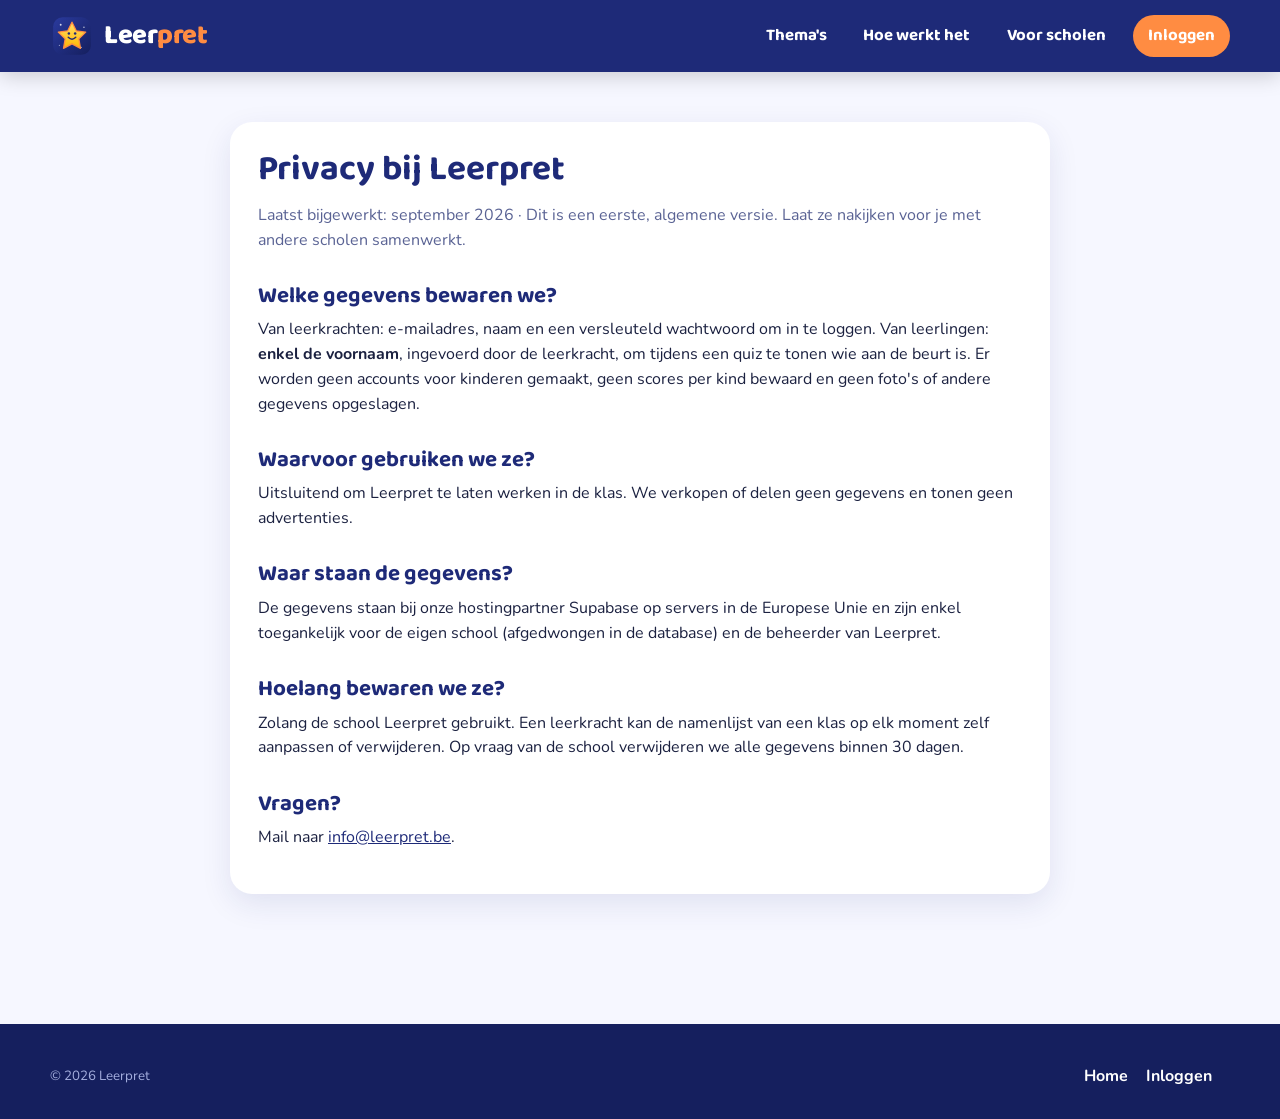
<file: privacy.html>
<!DOCTYPE html>
<html lang="nl">
<head>
<meta charset="UTF-8">
<meta name="viewport" content="width=device-width, initial-scale=1.0">
<title>Privacy – Leerpret</title>
<link rel="icon" href="/favicon.ico" sizes="32x32">
<link rel="icon" href="/assets/icon.svg" type="image/svg+xml">
<meta name="theme-color" content="#1e2a78">
<link rel="stylesheet" href="/css/leerpret.css">
<style>main{padding:50px 0}.card{max-width:820px;margin:0 auto}h1{font-size:2.2rem}h2{font-size:1.4rem;margin-top:1.4em}</style>
</head>
<body>
<header class="site-header"><div class="wrap">
  <a class="brand" href="/"><img src="/assets/icon.svg" alt="" width="44" height="44"><span class="word">Leer<b>pret</b></span></a>
  <nav class="nav"><a href="/#themas">Thema's</a><a href="/#hoe">Hoe werkt het</a><a href="/#scholen">Voor scholen</a><a class="cta" href="/login.html">Inloggen</a></nav>
</div></header>
<main class="wrap"><div class="card">
  <h1>Privacy bij Leerpret</h1>
  <p class="muted">Laatst bijgewerkt: september 2026 · Dit is een eerste, algemene versie. Laat ze nakijken voor je met andere scholen samenwerkt.</p>
  <h2>Welke gegevens bewaren we?</h2>
  <p>Van leerkrachten: e-mailadres, naam en een versleuteld wachtwoord om in te loggen. Van leerlingen: <strong>enkel de voornaam</strong>, ingevoerd door de leerkracht, om tijdens een quiz te tonen wie aan de beurt is. Er worden geen accounts voor kinderen gemaakt, geen scores per kind bewaard en geen foto's of andere gegevens opgeslagen.</p>
  <h2>Waarvoor gebruiken we ze?</h2>
  <p>Uitsluitend om Leerpret te laten werken in de klas. We verkopen of delen geen gegevens en tonen geen advertenties.</p>
  <h2>Waar staan de gegevens?</h2>
  <p>De gegevens staan bij onze hostingpartner Supabase op servers in de Europese Unie en zijn enkel toegankelijk voor de eigen school (afgedwongen in de database) en de beheerder van Leerpret.</p>
  <h2>Hoelang bewaren we ze?</h2>
  <p>Zolang de school Leerpret gebruikt. Een leerkracht kan de namenlijst van een klas op elk moment zelf aanpassen of verwijderen. Op vraag van de school verwijderen we alle gegevens binnen 30 dagen.</p>
  <h2>Vragen?</h2>
  <p>Mail naar <a href="mailto:info@leerpret.be">info@leerpret.be</a>.</p>
</div></main>
<footer class="site-footer"><div class="wrap"><small>© <span id="year"></span> Leerpret</small><div><a href="/">Home</a><a href="/login.html">Inloggen</a></div></div></footer>
<script>document.getElementById('year').textContent=new Date().getFullYear();</script>
</body>
</html>
</file>
<file: css/leerpret.css>
/* Leerpret – gedeelde stijlen */
@font-face{font-family:'Baloo 2';font-weight:700;font-display:swap;src:url('../assets/fonts/baloo2-700.woff') format('woff')}
@font-face{font-family:'Baloo 2';font-weight:800;font-display:swap;src:url('../assets/fonts/baloo2-800.woff') format('woff')}
@font-face{font-family:'Nunito';font-weight:400;font-display:swap;src:url('../assets/fonts/nunito-400.woff') format('woff')}
@font-face{font-family:'Nunito';font-weight:700;font-display:swap;src:url('../assets/fonts/nunito-700.woff') format('woff')}

:root{
  --navy:#1e2a78; --navy-2:#151f5e; --navy-3:#2a3a9e;
  --orange:#ff8c42; --orange-2:#ff7a1f; --yellow:#ffd23f; --sky:#4cc9f0; --green:#3ddc84; --pink:#ff5fa2; --purple:#b388ff;
  --ink:#1b2140; --muted:#5a6394; --bg:#f6f7ff; --card:#ffffff; --line:#e3e7fa;
  --radius:22px; --shadow:0 10px 30px rgba(30,42,120,.10);
  --head:'Baloo 2','Nunito','Trebuchet MS',sans-serif; --body:'Nunito','Segoe UI','Trebuchet MS',sans-serif;
}
*{box-sizing:border-box}
html{scroll-behavior:smooth}
body{margin:0;overflow-x:hidden;font-family:var(--body);color:var(--ink);background:var(--bg);line-height:1.55;-webkit-font-smoothing:antialiased}
h1,h2,h3,h4{font-family:var(--head);line-height:1.1;margin:0 0 .4em;color:var(--navy)}
p{margin:0 0 1em}
a{color:var(--navy)}
img,svg{max-width:100%}
.wrap{width:min(1180px,100% - 40px);margin-inline:auto}

/* knoppen */
.btn{display:inline-flex;align-items:center;gap:.5em;font-family:var(--head);font-weight:800;font-size:1.05rem;padding:.8em 1.5em;border-radius:999px;border:0;cursor:pointer;text-decoration:none;transition:transform .12s,box-shadow .12s,background .2s;white-space:nowrap}
.btn:hover{transform:translateY(-2px)}
.btn-primary{background:linear-gradient(180deg,#ffa163,var(--orange-2));color:#fff;box-shadow:0 6px 0 #c95d10,0 12px 24px rgba(255,122,31,.35)}
.btn-primary:active{transform:translateY(3px);box-shadow:0 2px 0 #c95d10}
.btn-ghost{background:rgba(255,255,255,.12);color:#fff;border:2px solid rgba(255,255,255,.45)}
.btn-ghost:hover{background:rgba(255,255,255,.2)}
.btn-navy{background:var(--navy);color:#fff;box-shadow:0 6px 0 #0f1745}
.btn-navy:active{transform:translateY(3px);box-shadow:0 2px 0 #0f1745}
.btn-light{background:#fff;color:var(--navy);border:2px solid var(--line)}
.btn-sm{font-size:.95rem;padding:.55em 1.1em}

/* header */
.site-header{position:sticky;top:0;z-index:50;background:var(--navy);color:#fff;box-shadow:0 4px 20px rgba(0,0,0,.18)}
.site-header .wrap{display:flex;align-items:center;justify-content:space-between;gap:20px;height:72px}
.brand{display:flex;align-items:center;gap:10px;text-decoration:none;color:#fff}
.brand img{height:44px;width:auto}
.brand .word{font-family:var(--head);font-weight:800;font-size:1.7rem;letter-spacing:-.5px;line-height:1}
.brand .word b{color:var(--orange);font-weight:800}
.nav{display:flex;align-items:center;gap:6px}
.nav a{color:#fff;text-decoration:none;font-family:var(--head);font-weight:700;font-size:1.05rem;padding:.5em .9em;border-radius:999px;transition:background .15s}
.nav a:hover{background:rgba(255,255,255,.12)}
.nav a.cta{background:var(--orange);color:#fff;margin-left:6px}
.nav a.cta:hover{background:var(--orange-2)}
@media (max-width:760px){
  .nav a:not(.cta){display:none}
  .brand .word{font-size:1.45rem}
}

/* formulieren */
.field{display:flex;flex-direction:column;gap:.35em;margin-bottom:1em}
.field label{font-family:var(--head);font-weight:700;color:var(--navy)}
.field input,.field select,.field textarea{font:inherit;font-size:1.05rem;padding:.75em 1em;border:2px solid var(--line);border-radius:14px;background:#fff;color:var(--ink);outline:none;transition:border-color .15s,box-shadow .15s}
.field input:focus,.field select:focus,.field textarea:focus{border-color:var(--sky);box-shadow:0 0 0 4px rgba(76,201,240,.25)}
.card{background:var(--card);border-radius:var(--radius);box-shadow:var(--shadow);padding:28px}
.notice{padding:.8em 1em;border-radius:12px;font-weight:700;margin:0 0 1em}
.notice.err{background:#ffe3ea;color:#a8123f}
.notice.ok{background:#dcf9ea;color:#0f6b3a}
.notice.info{background:#e6f6ff;color:#0b5c80}
.muted{color:var(--muted)}
.tag{display:inline-block;font-family:var(--head);font-weight:700;font-size:.8rem;padding:.15em .7em;border-radius:999px;background:#eef1ff;color:var(--navy)}
.tag.orange{background:#ffe9d9;color:#b3520f}
.tag.green{background:#dcf9ea;color:#0f6b3a}

/* footer */
.site-footer{background:var(--navy-2);color:#c9d3ff;padding:40px 0 30px;margin-top:80px}
.site-footer .wrap{display:flex;flex-wrap:wrap;gap:24px;justify-content:space-between;align-items:center}
.site-footer a{color:#fff;text-decoration:none;margin-right:18px;font-weight:700}
.site-footer small{opacity:.8}
</file>
